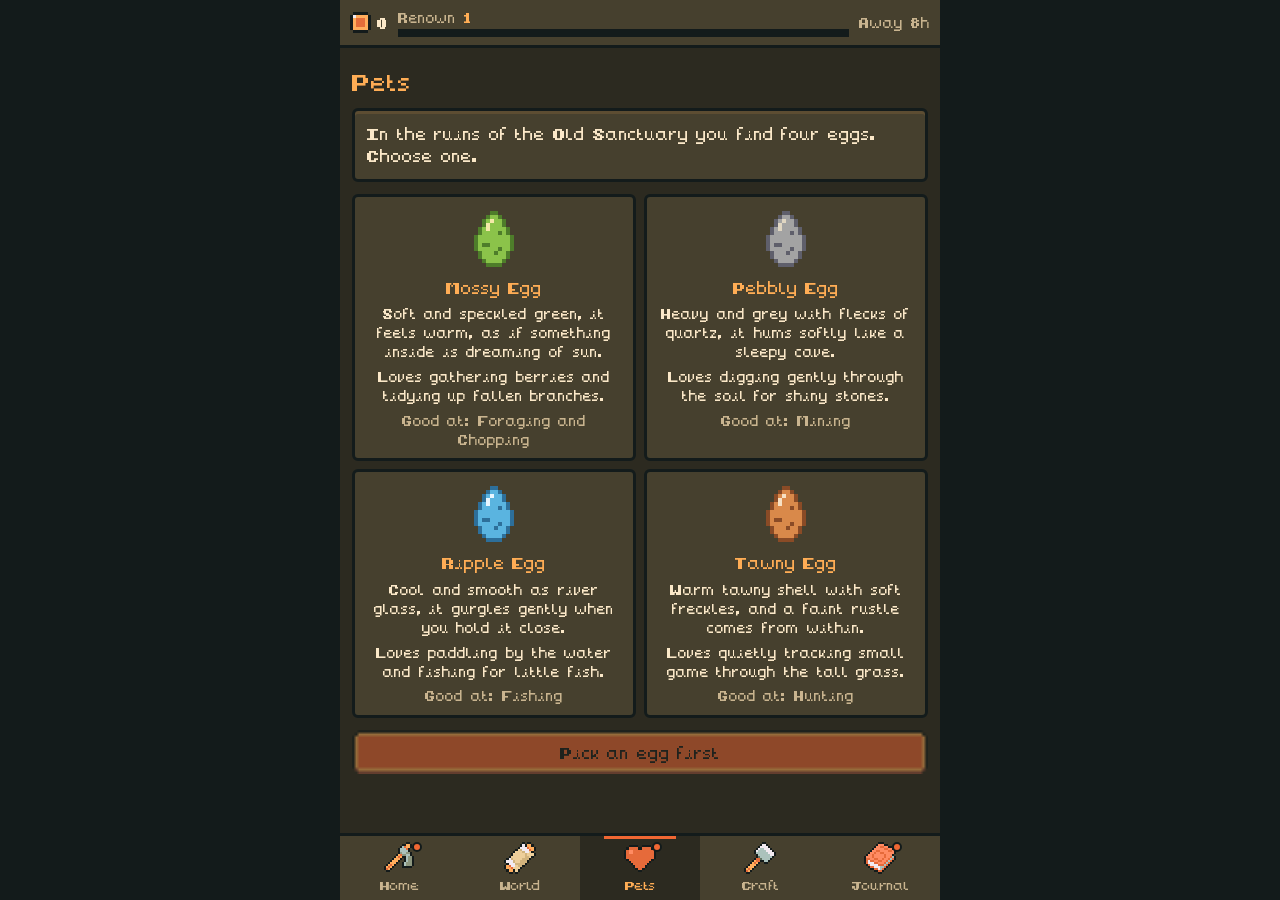
<file: index.html>
<!doctype html>
<html lang="en">
<head>
  <meta charset="utf-8">
  <meta name="viewport" content="width=device-width, initial-scale=1, viewport-fit=cover">
  <title>PetCraft</title>
  <meta name="description" content="A cozy idle game: raise evolving monster pets, harvest, craft and grow a homestead.">
  <meta name="theme-color" content="#131b1b">
  <meta name="apple-mobile-web-app-capable" content="yes">
  <meta name="mobile-web-app-capable" content="yes">
  <meta name="apple-mobile-web-app-status-bar-style" content="black-translucent">
  <meta name="apple-mobile-web-app-title" content="PetCraft">
  <link rel="manifest" href="manifest.webmanifest">
  <link rel="icon" type="image/png" href="assets/icons/favicon-32.png">
  <link rel="apple-touch-icon" href="assets/icons/apple-touch-icon.png">
  <link rel="preload" href="assets/fonts/NormalFont.ttf" as="font" type="font/ttf" crossorigin>
  <link rel="stylesheet" href="css/main.css">
  <link rel="stylesheet" href="css/pets.css">
  <link rel="stylesheet" href="css/craft.css">
  <link rel="stylesheet" href="css/home.css">
  <link rel="stylesheet" href="css/village.css">
  <link rel="stylesheet" href="css/taming.css">
  <link rel="stylesheet" href="css/bestiary.css">
  <link rel="stylesheet" href="css/endgame.css">
  <script src="version.js"></script>
  <script type="module" src="js/main.js"></script>
</head>
<body>
  <div id="app">
    <header id="topbar">
      <div class="stat" id="stat-coins"><img src="assets/ui/coin.png" alt="" class="px icon-coin"><span>0</span></div>
      <div class="stat" id="stat-renown">
        <span class="label">Renown <b>1</b></span>
        <div class="bar"><div class="fill"></div></div>
      </div>
      <div class="stat" id="stat-cap" title="Longest time the world keeps working while you're away"><span>Away 8h</span></div>
    </header>
    <main id="screens"></main>
    <nav id="tabbar" aria-label="Main"></nav>
  </div>
  <div id="update-bar" hidden><button type="button">New version, tap to reload</button></div>
  <div id="toast" role="status" aria-live="polite"></div>
  <noscript>PetCraft needs JavaScript turned on.</noscript>
</body>
</html>
</file>
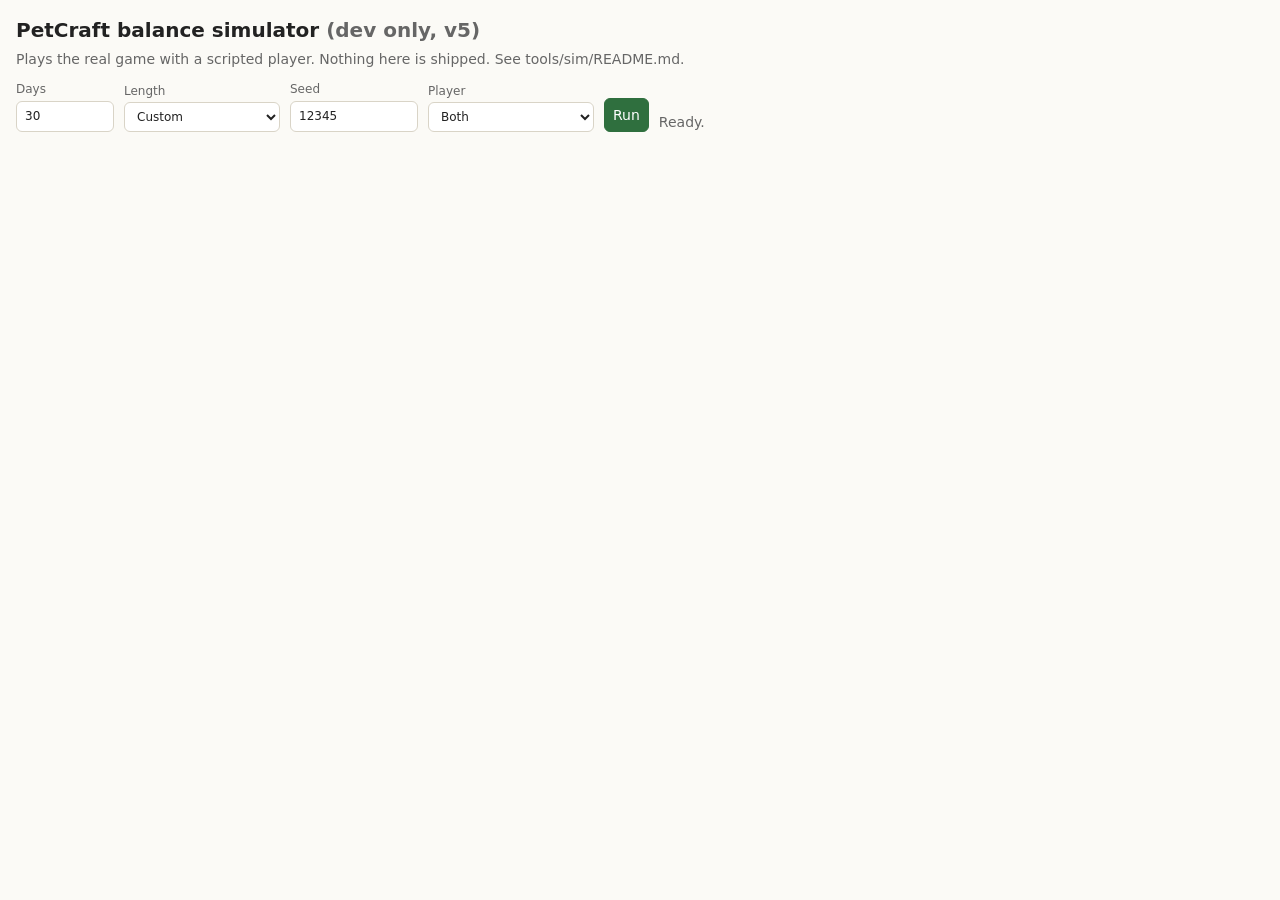
<file: tools/sim/index.html>
<!doctype html>
<html lang="en">
<head>
<meta charset="utf-8">
<meta name="viewport" content="width=device-width, initial-scale=1">
<title>PetCraft balance simulator</title>
<style>
  :root { --bg:#fbfaf6; --fg:#222; --muted:#666; --line:#d9d4c7; --card:#fff; --warn:#a4380b; --ok:#176b2c; }
  @media (prefers-color-scheme: dark) { :root { --bg:#1d1b17; --fg:#eee; --muted:#aaa; --line:#403b31; --card:#27241e; --warn:#ff9a66; --ok:#7fd68f; } }
  body { font:14px/1.45 system-ui,sans-serif; margin:16px; background:var(--bg); color:var(--fg); }
  h1 { font-size:20px; margin:0 0 4px; } h2 { font-size:17px; margin:24px 0 6px; } h3 { font-size:15px; margin:16px 0 4px; }
  .muted { color:var(--muted); }
  .controls { display:flex; flex-wrap:wrap; gap:10px; align-items:end; margin:12px 0; }
  label { display:flex; flex-direction:column; font-size:12px; color:var(--muted); gap:2px; }
  input, select, button { font:inherit; padding:6px 8px; border:1px solid var(--line); border-radius:6px; background:var(--card); color:var(--fg); }
  button { cursor:pointer; } button.primary { background:#2f6f3e; color:#fff; border-color:#2f6f3e; }
  table { border-collapse:collapse; margin:6px 0; background:var(--card); }
  th, td { border:1px solid var(--line); padding:3px 8px; text-align:left; white-space:nowrap; }
  th { background:rgba(128,128,128,.12); } td.num { text-align:right; font-variant-numeric:tabular-nums; }
  .scroll { overflow:auto; max-width:100%; }
  .flag { margin:3px 0; } .flag b { color:var(--warn); } .flag.info b { color:var(--muted); }
  .legend { display:flex; flex-wrap:wrap; gap:4px 14px; font-size:12px; margin:4px 0 12px; }
  .legend i { display:inline-block; width:12px; height:3px; margin-right:4px; vertical-align:middle; }
  svg text { fill:var(--muted); font-size:11px; }
  .nyet { color:var(--muted); }
  section.run { border-top:2px solid var(--line); margin-top:28px; padding-top:4px; }
</style>
</head>
<body>
<h1>PetCraft balance simulator <span class="muted">(dev only, v5)</span></h1>
<div class="muted">Plays the real game with a scripted player. Nothing here is shipped. See tools/sim/README.md.</div>
<div class="controls">
  <label>Days <input id="days" type="number" min="1" max="120" value="30" style="width:80px"></label>
  <label>Length <select id="preset"><option value="">Custom</option><option value="30">30 days</option><option value="60">60 days</option><option value="90">90 days (endgame)</option><option value="120">120 days</option></select></label>
  <label>Seed <input id="seed" type="number" value="12345" style="width:110px"></label>
  <label>Player <select id="player"><option value="both">Both</option><option value="regular">Regular (4 check-ins)</option><option value="light">Light (2 check-ins)</option></select></label>
  <button id="run" class="primary">Run</button>
  <span id="status" class="muted"></span>
</div>
<div id="out"></div>

<script type="module">
import { loadData } from '../../js/core/data.js';
import { runSim, buildCsv, fmtWhen, PLAYERS } from './sim.js';

// The data files are fetched relative to the page, so load them from the repo root.
const base = new URL('../../', location.href);
const realFetch = window.fetch.bind(window);
window.fetch = (u, o) => realFetch(typeof u === 'string' && u.startsWith('data/') ? new URL(u, base) : u, o);

const $ = (id) => document.getElementById(id);
const esc = (s) => String(s).replace(/&/g, '&amp;').replace(/</g, '&lt;');
const COLORS = ['#1b9e77', '#d95f02', '#7570b3', '#e7298a', '#66a61e', '#e6ab02', '#1f78b4', '#a6761d', '#b2182b', '#555555', '#17becf', '#8c564b'];
const H = 3600000;

let data;
try { data = await loadData(); } catch (err) { $('status').textContent = `Could not load game data: ${err.message}`; throw err; }
$('status').textContent = 'Ready.';

function lineChart(title, xs, series, { w = 760, h = 260 } = {}) {
  const pad = { l: 44, r: 12, t: 10, b: 26 };
  const maxY = Math.max(1, ...series.flatMap((s) => s.values));
  const niceMax = Math.ceil(maxY / 5) * 5 || 1;
  const X = (i) => pad.l + (xs.length < 2 ? 0 : (i / (xs.length - 1)) * (w - pad.l - pad.r));
  const Y = (v) => h - pad.b - (v / niceMax) * (h - pad.t - pad.b);
  let g = '';
  for (let k = 0; k <= 4; k++) {
    const v = (niceMax / 4) * k;
    g += `<line x1="${pad.l}" x2="${w - pad.r}" y1="${Y(v)}" y2="${Y(v)}" stroke="currentColor" opacity=".15"/><text x="${pad.l - 4}" y="${Y(v) + 4}" text-anchor="end">${Math.round(v)}</text>`;
  }
  const step = Math.max(1, Math.ceil(xs.length / 10));
  xs.forEach((x, i) => { if (i % step === 0 || i === xs.length - 1) g += `<text x="${X(i)}" y="${h - 8}" text-anchor="middle">${x}</text>`; });
  for (const s of series) {
    const pts = s.values.map((v, i) => `${X(i).toFixed(1)},${Y(v).toFixed(1)}`).join(' ');
    g += `<polyline fill="none" stroke="${s.color}" stroke-width="2" points="${pts}"><title>${esc(s.name)}</title></polyline>`;
  }
  const legend = series.map((s) => `<span><i style="background:${s.color}"></i>${esc(s.name)}</span>`).join('');
  return `<h3>${esc(title)}</h3><svg viewBox="0 0 ${w} ${h}" width="100%" style="max-width:${w}px;color:var(--fg)" role="img" aria-label="${esc(title)}">${g}</svg><div class="legend">${legend}</div>`;
}

function table(head, rows, numFrom = 1) {
  return `<div class="scroll"><table><thead><tr>${head.map((h) => `<th>${esc(h)}</th>`).join('')}</tr></thead><tbody>${
    rows.map((r) => `<tr>${r.map((c, i) => `<td class="${i >= numFrom ? 'num' : ''}">${esc(c)}</td>`).join('')}</tr>`).join('')}</tbody></table></div>`;
}

function itemName(key) {
  const [id, q] = key.split(':');
  const n = data.items.items[id]?.name || id;
  return q ? `${q === 'fine' ? 'Fine' : 'Masterwork'} ${n}` : n;
}

function render(r) {
  const el = document.createElement('section');
  el.className = 'run';
  const snaps = r.snapshots;
  let html = `<h2>${esc(PLAYERS[r.player].label)} - ${r.days} days, seed ${r.seed}</h2>`;
  html += `<div class="muted">Simulated in <b>${Math.round(r.elapsedMs)} ms</b> - ${r.sessions} check-ins, ${r.dispatches} commands sent.</div>`;

  // (a) milestones
  html += '<h3>Milestones (first time hit)</h3>';
  html += '<div class="muted">Target = days since the start (the middle of a design-doc range); "on time" is within 25%.</div>';
  html += table(['Milestone', 'When', 'Since start', 'Target', 'Status'], r.milestones.map((m) => [m.label, m.at == null ? 'not reached' : fmtWhen(m.at), m.at == null ? '' : fmtSince(m.minutes),
    m.targetText ? `${m.targetText} (${m.targetDays < 0.1 ? Math.round(m.targetDays * 1440) + ' min' : m.targetDays.toFixed(1) + ' d'})` : '', m.status || '']), 5);
  html += `<h3>Coin flow</h3><div class="muted">Earned <b>${r.coins.earned}</b>, spent <b>${r.coins.spent}</b>, balance <b>${r.coins.balance}</b> at the end.</div>`;
  html += table(['Source', 'Coins'], r.coins.sources, 1) + table(['Sink', 'Coins'], r.coins.sinks, 1);
  html += '<h3>Design-doc milestones not in the game yet</h3>';  html += table(['Milestone', 'Regular-player target', 'Status'], r.notYet.map(([n, t]) => [n, t, 'not in the game yet']), 9);

  // endgame (Phase 9)
  const eg = r.final.endgame;
  html += '<h3>Endgame</h3>';
  html += `<div class="muted">Grand Projects: <b>${eg.open ? 'open' : 'not open yet'}</b>; <b>${eg.projectsDone}/${eg.projectCount}</b> projects, <b>${eg.stagesDone}/${eg.stageCount}</b> stages done; ${r.deliveries} deliveries sent; ${eg.relics} relics held. ${eg.ended ? 'The ending was reached.' : ''}</div>`;
  if (eg.current) {
    html += `<div class="muted">Now building: <b>${esc(eg.current.project)}</b>, stage ${eg.current.stage}/${eg.current.stages} (${esc(eg.current.name)}). Delivered so far:</div>`;
    html += table(['Need', 'Delivered', 'Needed', 'Still in bag'], eg.current.needs.map((n) => [n.name, n.have, n.need, n.bag]), 1);
  }
  html += `<div class="muted">Elders: <b>${eg.elders.length}</b> (${r.eldersRetired} retired, ${r.heirsPlaced} heir eggs placed, ${eg.eggsWaiting} waiting for the Nest)${eg.elders.length ? ': ' + esc(eg.elders.map((e) => `${e.name} (${e.species}, L${e.level})`).join('; ')) : ''}. Mythics had: <b>${eg.mythics}</b>.</div>`;
  html += `<div class="muted">Mastery stars in total: <b>${eg.masteryTotal}</b>${eg.masteryTotal ? ' (' + esc(Object.entries(eg.mastery).map(([k, v]) => `${k} ${v}`).join(', ')) + ')' : ''}.</div>`;

  // (c) flags
  html += '<h3>Flags</h3>';
  html += r.flags.length ? r.flags.map((f) => `<div class="flag ${f.kind === 'info' ? 'info' : ''}"><b>${f.kind === 'info' ? 'note' : 'flag'}</b> ${esc(f.text)}</div>`).join('') : '<div class="muted">None.</div>';

  // (b) charts
  const xs = snaps.map((s) => s.day);
  html += lineChart('Skill levels by day', xs, r.skillIds.map((id, i) => ({ name: r.skillNames[id], color: COLORS[i % COLORS.length], values: snaps.map((s) => s.levels[id]) })));
  html += lineChart('Renown rank by day', xs, [{ name: 'Renown rank', color: COLORS[0], values: snaps.map((s) => s.renownRank) }, { name: 'Coins / 100', color: COLORS[1], values: snaps.map((s) => Math.round(s.coins / 100)) }]);
  html += lineChart('Renown XP gained per day', xs, [{ name: 'Renown XP that day', color: COLORS[2], values: snaps.map((s) => Math.round(s.renownXpDay)) }]);
  html += lineChart('Taming and treasure by day', xs, [{ name: 'Pets owned', color: COLORS[0], values: snaps.map((s) => s.pets) }, { name: 'Tamed (total)', color: COLORS[1], values: snaps.map((s) => s.tamed) }, { name: 'Digs (total)', color: COLORS[2], values: snaps.map((s) => s.digs) }, { name: 'Maps held', color: COLORS[3], values: snaps.map((s) => s.mapsHeld) }, { name: 'Eggs found (total)', color: COLORS[4], values: snaps.map((s) => s.eggsFound) }, { name: 'Relics held', color: COLORS[5], values: snaps.map((s) => s.relicsHeld) }, { name: 'Taming level', color: COLORS[6], values: snaps.map((s) => s.tamingLevel) }]);
  html += lineChart('Evolution and pet help by day', xs, [{ name: 'Juveniles', color: COLORS[0], values: snaps.map((s) => s.juveniles) }, { name: 'Adults', color: COLORS[1], values: snaps.map((s) => s.adults) }, { name: 'Talent picks (total)', color: COLORS[2], values: snaps.map((s) => s.talentPicks) }, { name: 'Posted assistants', color: COLORS[3], values: snaps.map((s) => s.assistants) }, { name: 'Pet gifts (total)', color: COLORS[4], values: snaps.map((s) => s.petGifts) }, { name: 'Pet digs (total)', color: COLORS[5], values: snaps.map((s) => s.petDigs) }]);
  html += lineChart('Endgame by day', xs, [{ name: 'Projects done', color: COLORS[0], values: snaps.map((s) => s.projectsDone) }, { name: 'Stages done (total)', color: COLORS[1], values: snaps.map((s) => s.stagesDone) }, { name: 'Current stage progress %', color: COLORS[2], values: snaps.map((s) => Math.round(s.stageFrac * 100)) }, { name: 'Relics held', color: COLORS[3], values: snaps.map((s) => s.relicsHeld) }, { name: 'Elders', color: COLORS[4], values: snaps.map((s) => s.elders) }, { name: 'Mastery stars', color: COLORS[5], values: snaps.map((s) => s.masteryStars) }]);
  const peak = {};
  for (const s of snaps) for (const [k, c] of Object.entries(s.bag)) peak[k] = Math.max(peak[k] || 0, c);
  const top = Object.entries(peak).sort((a, b) => b[1] - a[1]).slice(0, 10).map(([k]) => k);
  html += lineChart('Bag stockpiles by day (top 10 items)', xs, top.map((k, i) => ({ name: itemName(k), color: COLORS[i % COLORS.length], values: snaps.map((s) => s.bag[k] || 0) })));

  // (d) daily table
  html += '<h3>Daily table (23:59)</h3>';
  const head = ['Day', ...r.skillIds.map((id) => r.skillNames[id].slice(0, 5)), 'Renown', 'Renown XP', 'Coins', 'Pets', 'Tamed', 'Digs', 'Maps', 'Eggs', 'Relics', 'Treas. coins', 'Juv.', 'Adults', 'Talents', 'Assist.', 'Gifts', 'Pet digs', 'Proj.', 'Stages', 'Stage %', 'Elders', 'Stars', 'Top stockpiles'];
  html += table(head, snaps.map((s) => [s.day, ...r.skillIds.map((id) => s.levels[id]), s.renownRank, Math.round(s.renownXpDay), s.coins, s.pets, s.tamed, s.digs, s.mapsHeld, s.eggsFound, s.relicsHeld, s.treasureCoins, s.juveniles, s.adults, s.talentPicks, s.assistants, s.petGifts, s.petDigs, s.projectsDone, s.stagesDone, Math.round(s.stageFrac * 100), s.elders, s.masteryStars,
    Object.entries(s.bag).sort((a, b) => b[1] - a[1]).slice(0, 4).map(([k, c]) => `${itemName(k)} ${c}`).join(', ')]), 1);

  // refusals
  html += '<h3>Refused commands</h3>';
  const tot = r.refusals.reduce((n, [, c]) => n + c, 0);
  html += `<div class="muted">${tot} of ${r.dispatches} commands were refused (normal).</div>`;
  if (r.refusals.length) html += table(['Message', 'Count'], r.refusals, 1);

  // final state + CSV
  html += `<h3>Final state</h3><div class="muted">Buildings: ${esc(Object.entries(r.final.buildings).map(([k, v]) => `${k}=${v}`).join(", "))}. Commissions delivered: ${r.final.commissions} (+${r.final.greats} great). Tools: ${esc(Object.entries(r.final.tools).map(([k, v]) => `${k}=${v}`).join(', '))}. Pets: ${esc(r.final.pets.map((p) => `${p.name} L${p.level}, Bond ${p.bond}`).join('; ') || 'none')}.</div>`;
  html += '<p><button data-csv>Download CSV</button></p>';
  el.innerHTML = html;
  el.querySelector('[data-csv]').addEventListener('click', () => {
    const blob = new Blob([buildCsv(r)], { type: 'text/csv' });
    const a = document.createElement('a');
    a.href = URL.createObjectURL(blob);
    a.download = `petcraft-sim-${r.player}-${r.days}d-seed${r.seed}.csv`;
    document.body.appendChild(a);
    a.click();
    a.remove();
    setTimeout(() => URL.revokeObjectURL(a.href), 1000);
  });
  return el;
}

function fmtSince(min) {
  if (min < 120) return `${min} min`;
  if (min < 48 * 60) return `${(min / 60).toFixed(1)} h`;
  return `${(min / 1440).toFixed(1)} days`;
}

$('preset').addEventListener('change', () => { if ($('preset').value) $('days').value = $('preset').value; });
$('days').addEventListener('input', () => { $('preset').value = ['30', '60', '90', '120'].includes($('days').value) ? $('days').value : ''; });
const results = {};
async function go() {
  const dParam = new URLSearchParams(location.search).get('days');
  const days = Math.max(1, Math.min(120, parseInt(dParam || $('days').value, 10) || 30));
  const seed = parseInt($('seed').value, 10) || 12345;
  const which = $('player').value;
  const players = which === 'both' ? ['regular', 'light'] : [which];
  $('run').disabled = true;
  $('out').innerHTML = '';
  window.__simResults = results;
  for (const p of players) {
    $('status').textContent = `Running ${p}...`;
    await new Promise((r) => setTimeout(r, 20));
    try {
      const res = runSim(data, { days, seed, player: p });
      results[p] = res;
      $('out').appendChild(render(res));
    } catch (err) {
      $('out').insertAdjacentHTML('beforeend', `<pre style="color:var(--warn)">${esc(p)} crashed: ${esc(err.stack || err)}</pre>`);
      console.error(err);
    }
  }
  $('status').textContent = `Done. ${players.map((p) => results[p] ? `${p}: ${(results[p].elapsedMs / 1000).toFixed(1)} s` : `${p}: crashed`).join(', ')}.`;
  $('run').disabled = false;
  window.__simDone = true;
}
$('run').addEventListener('click', go);
if (new URLSearchParams(location.search).has('auto')) go();
</script>
</body>
</html>
</file>
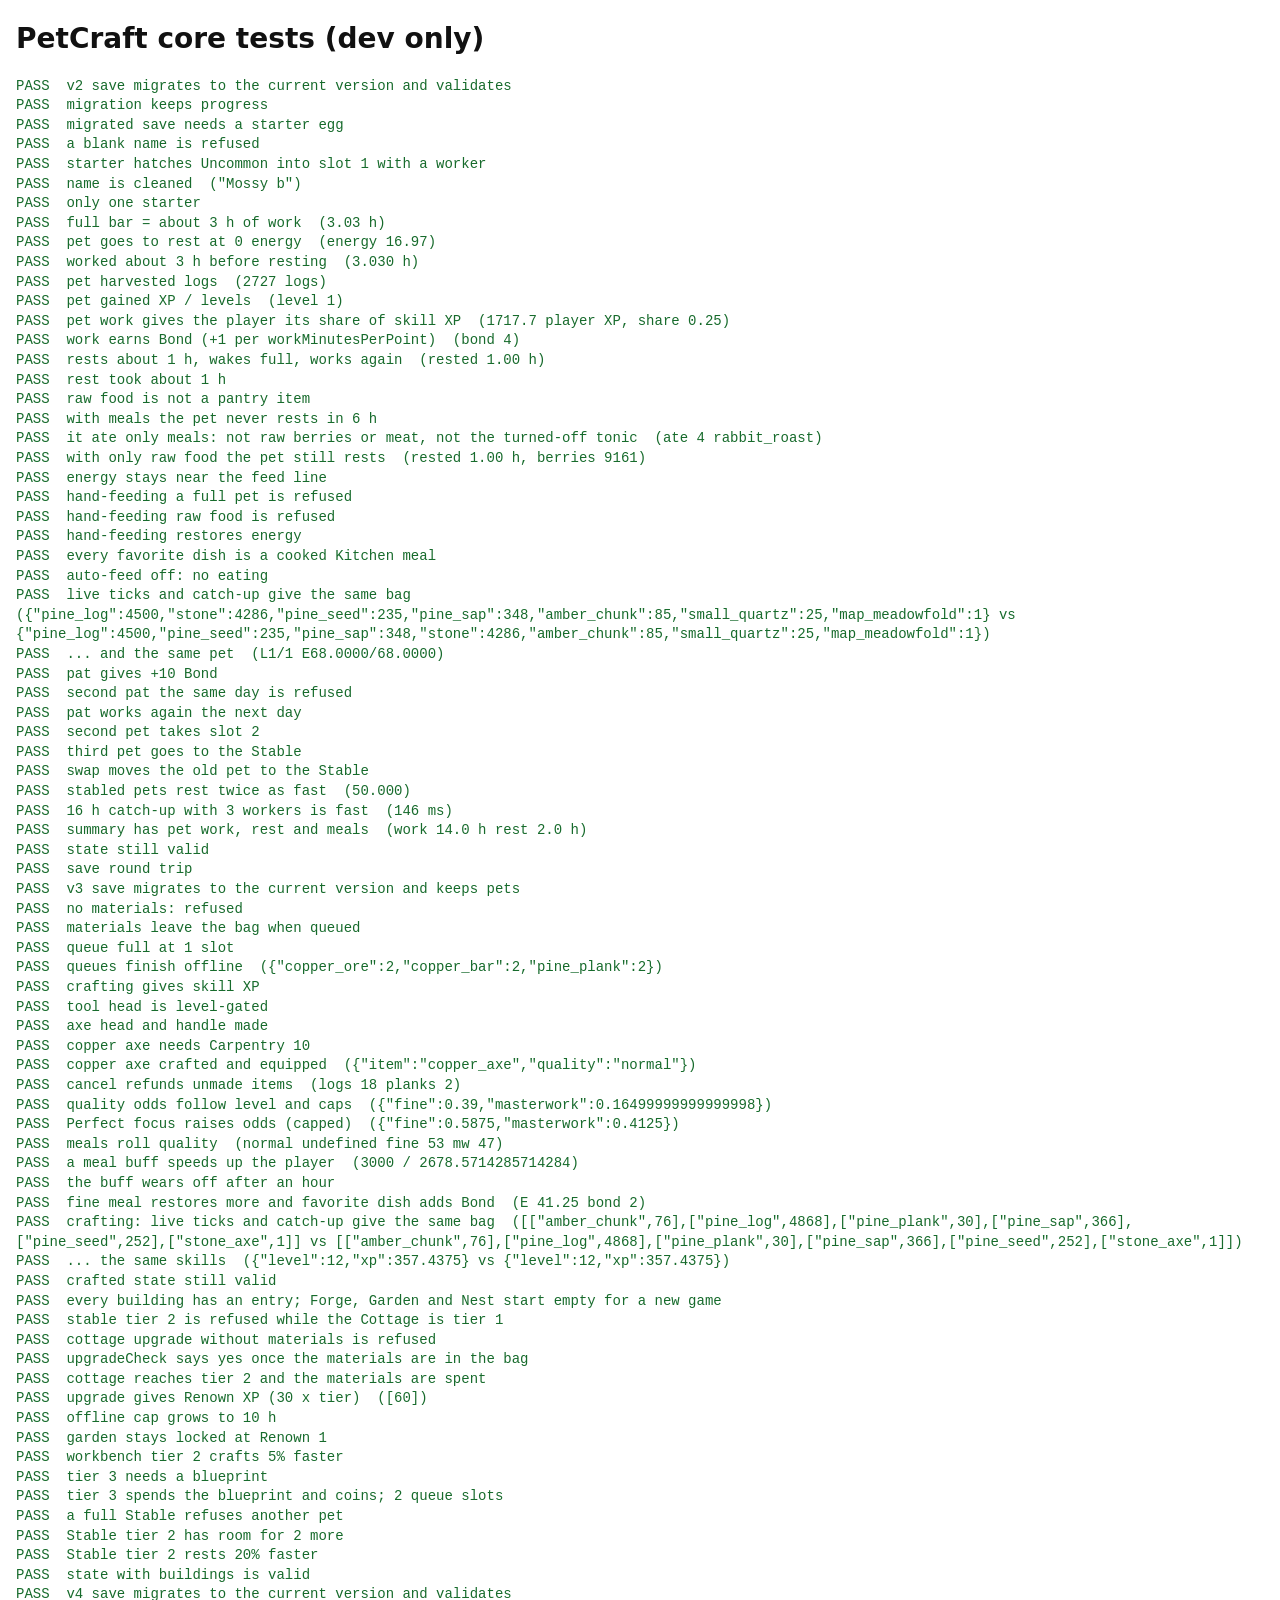
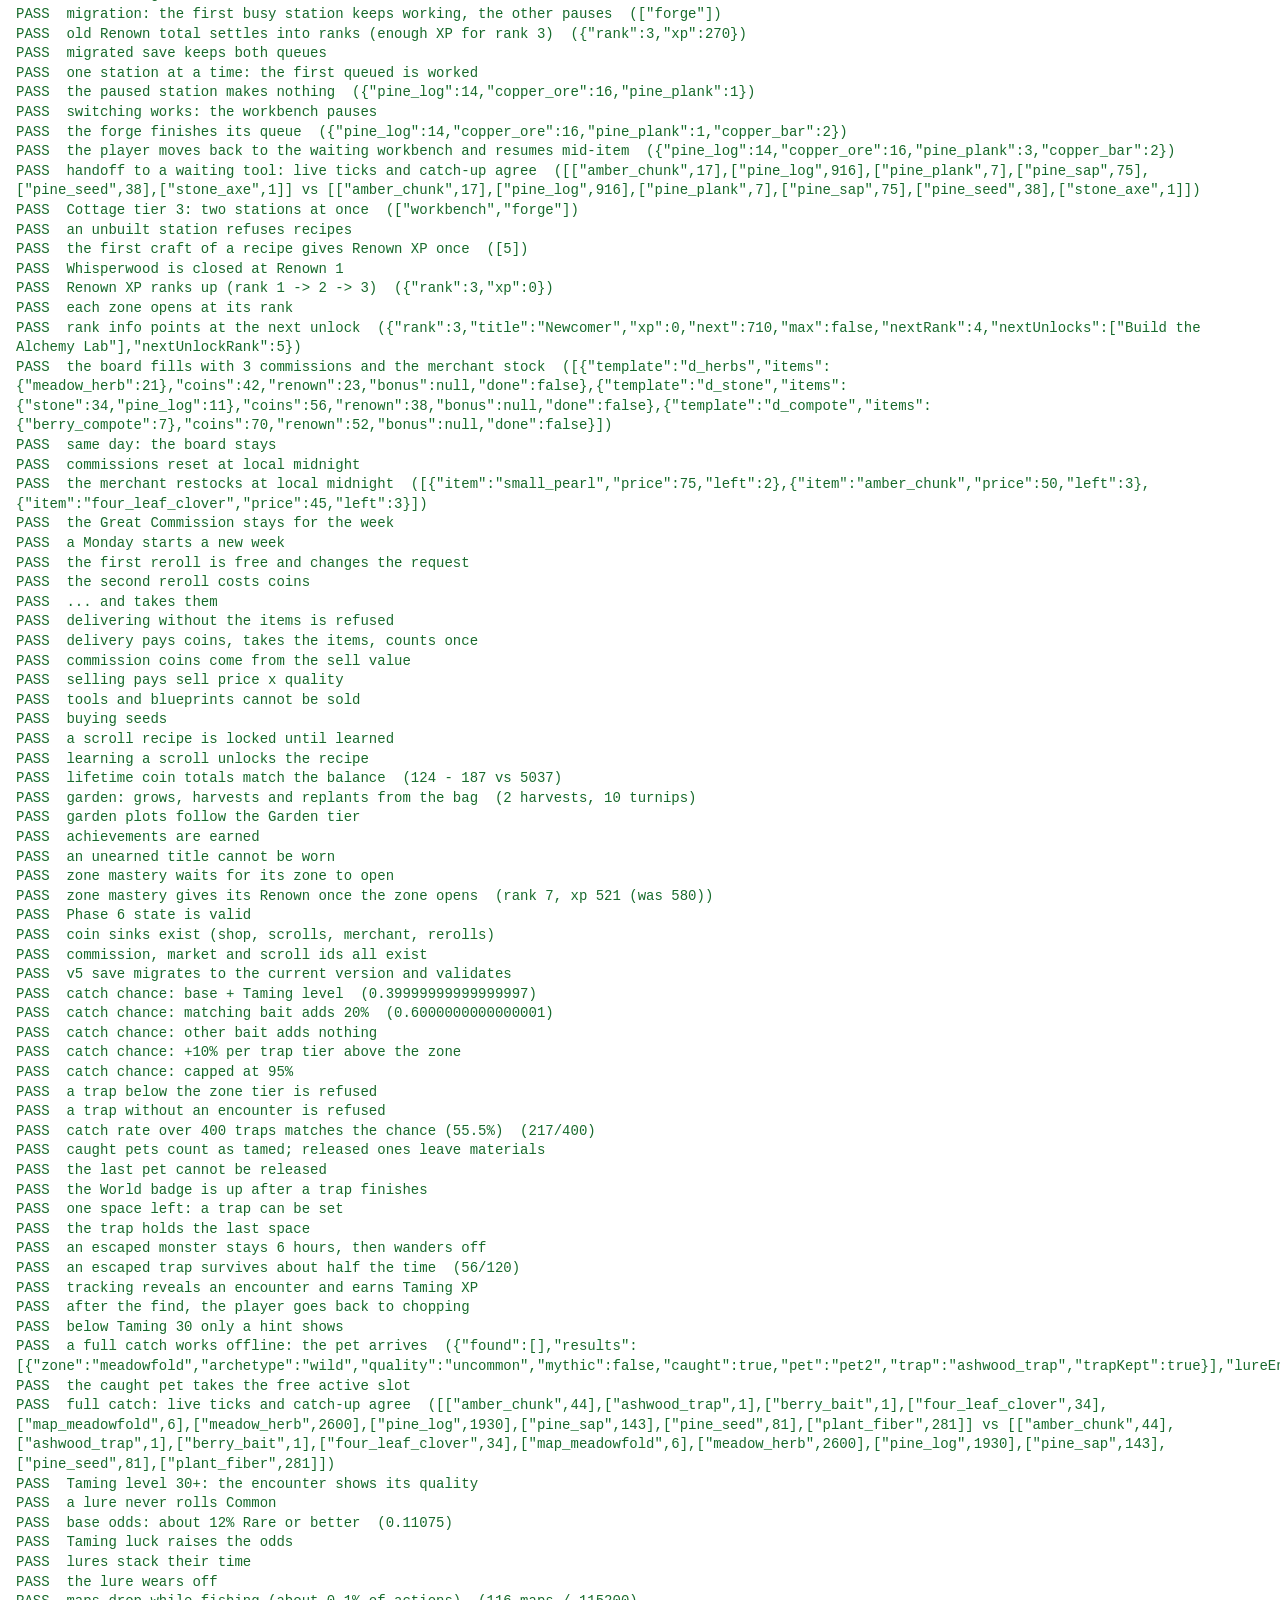
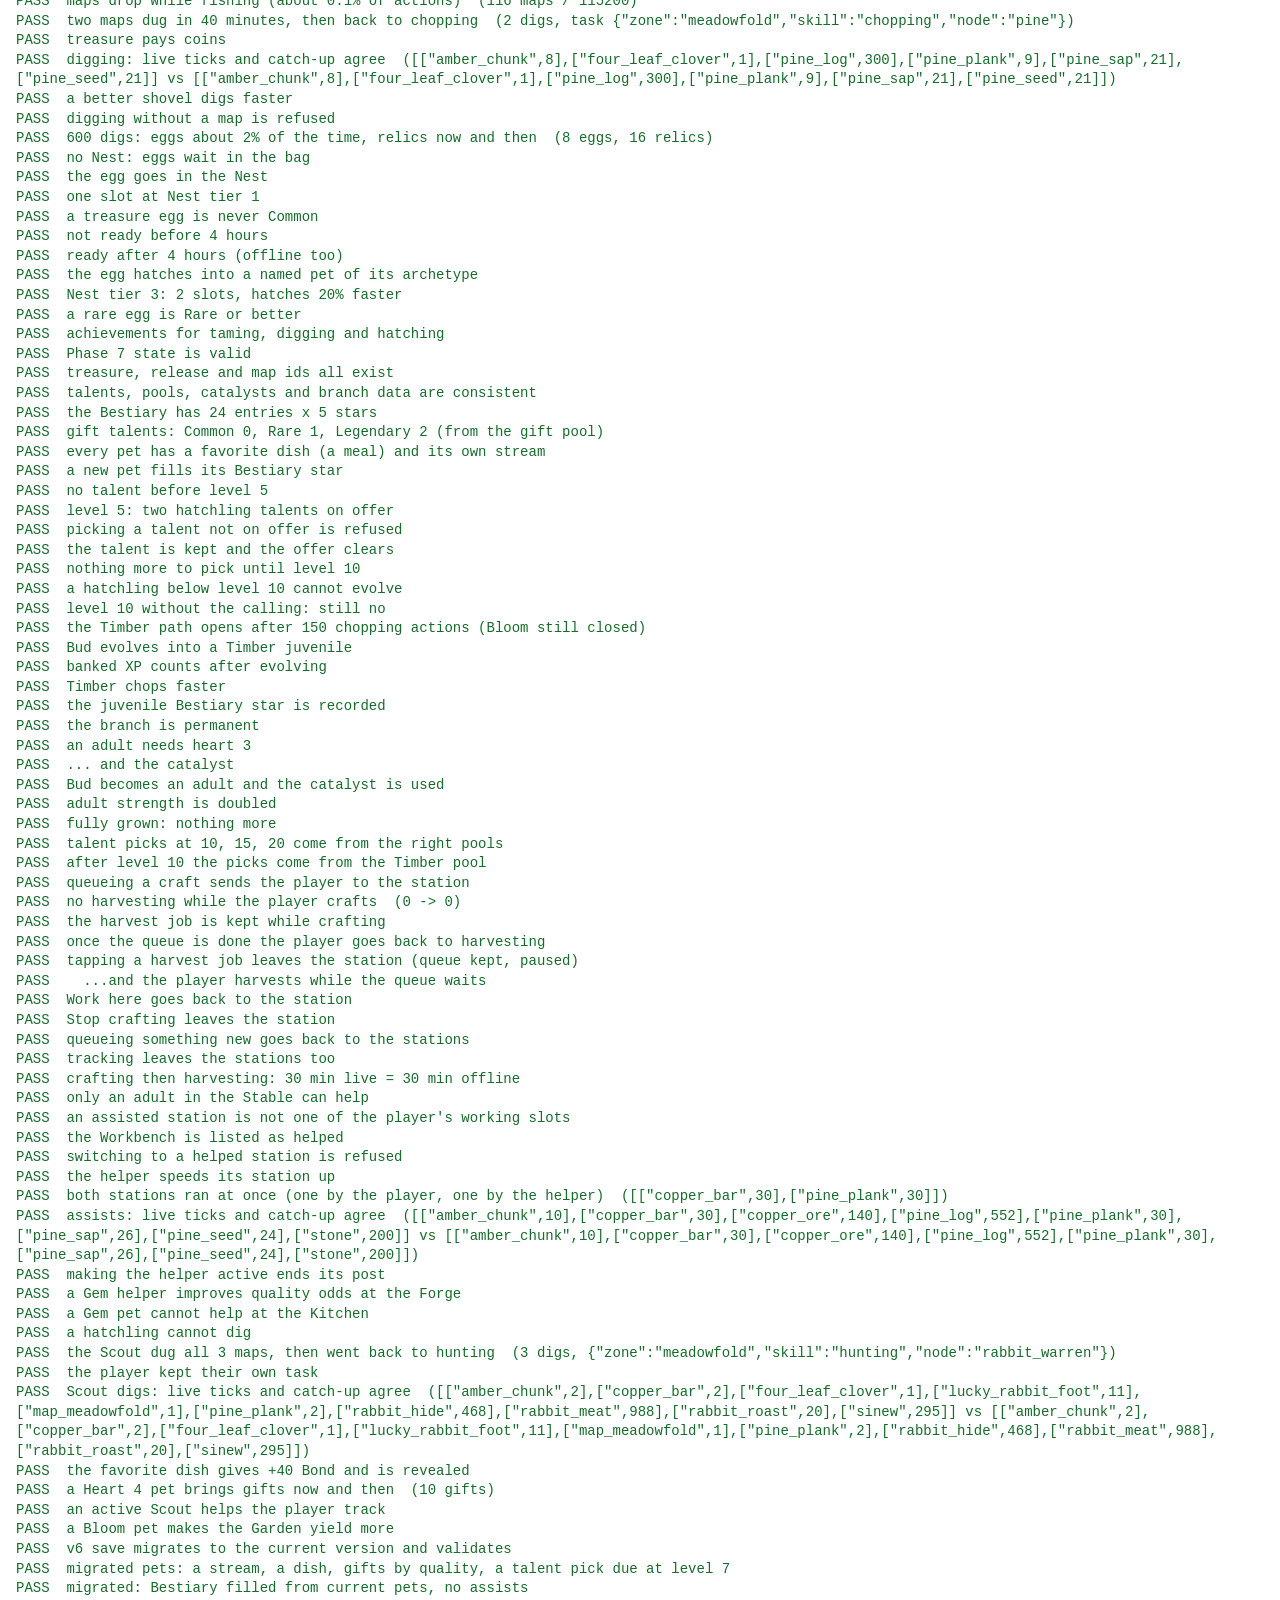
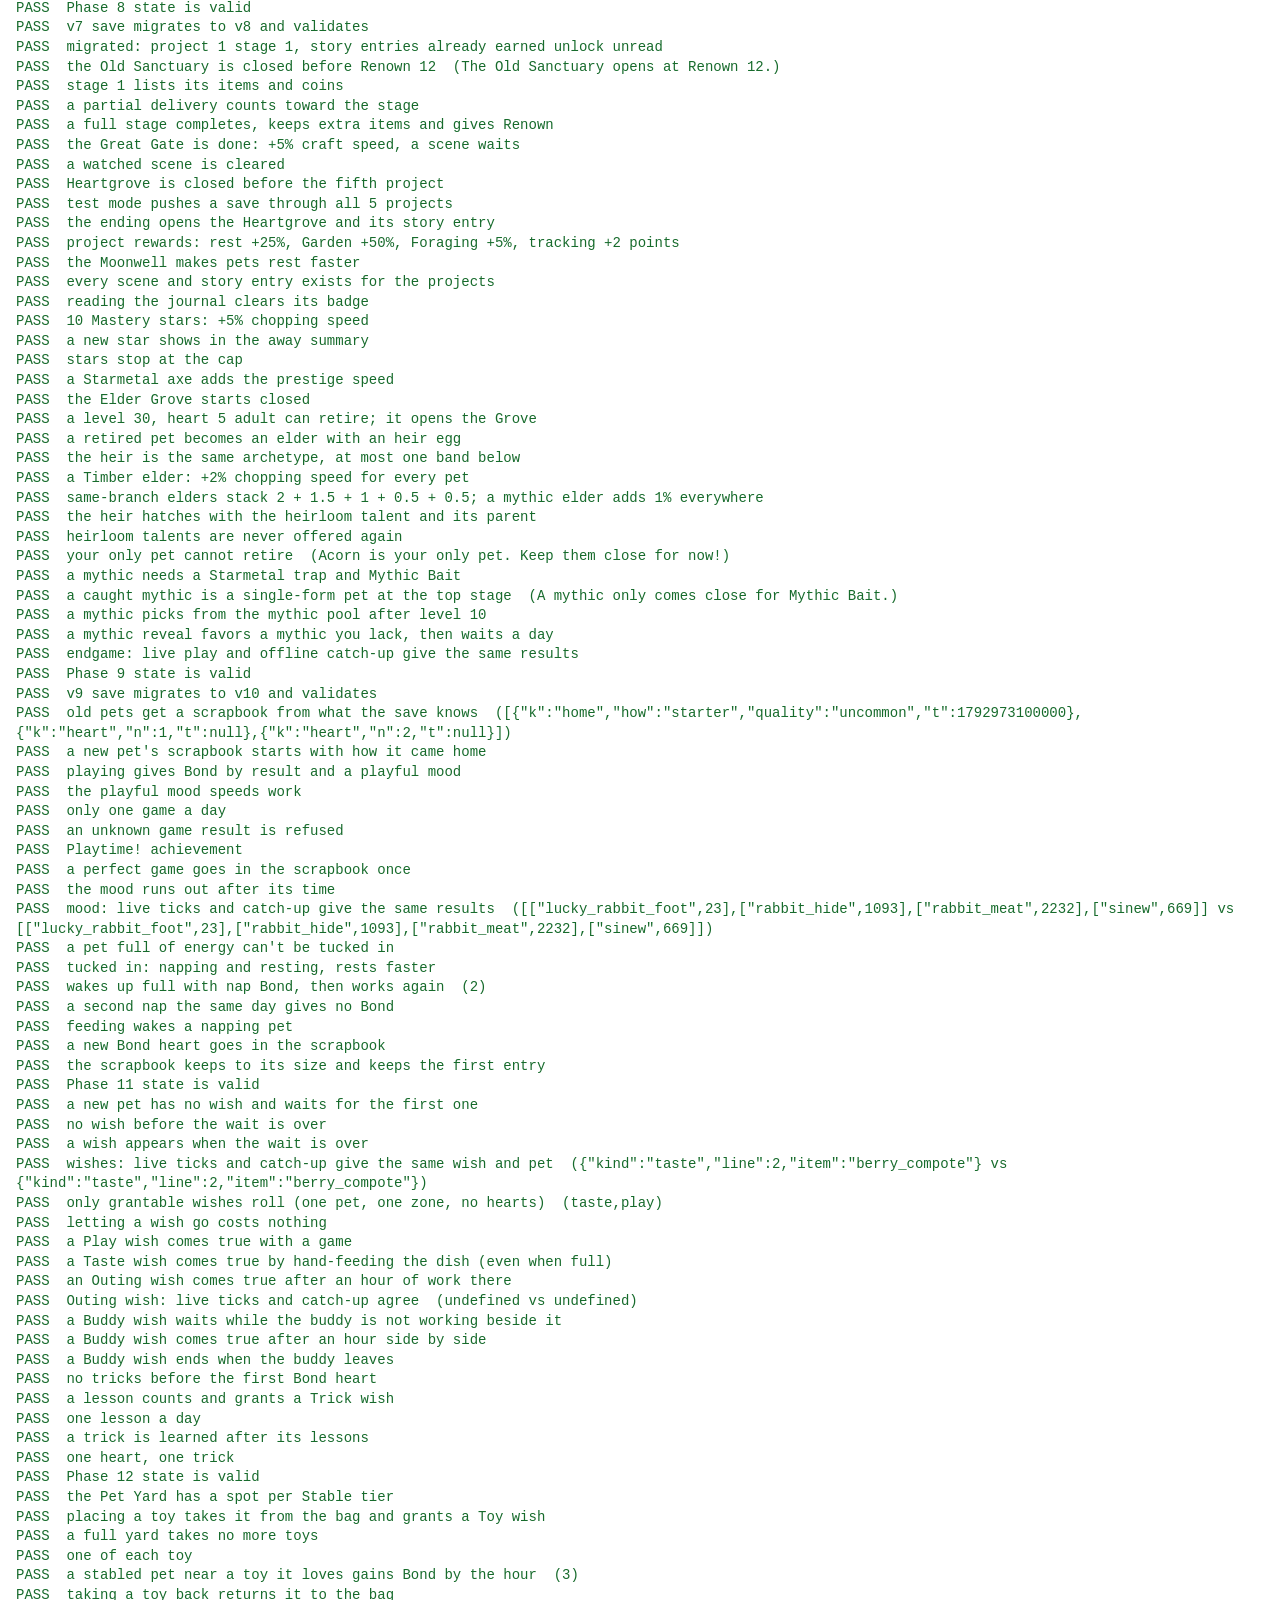
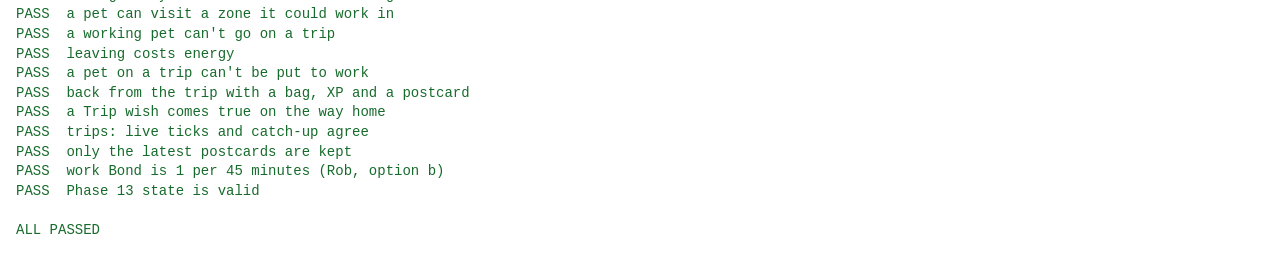
<file: tools/tests/core.html>
<!doctype html>
<html lang="en">
<head>
<meta charset="utf-8">
<meta name="viewport" content="width=device-width, initial-scale=1">
<title>PetCraft core tests</title>
<style>body{font:14px/1.4 system-ui,sans-serif;margin:16px;background:#fff;color:#111}.pass{color:#176b2c}.fail{color:#b00020;font-weight:bold}pre{white-space:pre-wrap}</style>
</head>
<body>
<h1>PetCraft core tests (dev only)</h1>
<pre id="out">running...</pre>
<script type="module">
// Dev-only checks of the simulation core: pets, energy, feeding, Bond, saves.
// Open http://localhost:<port>/tools/tests/core.html. Not shipped.
import { loadData } from '../../js/core/data.js';
import { createInitialState, validateState, newTamingState, SCHEMA_VERSION } from '../../js/core/state.js';
import { createGame, registerCommands } from '../../js/core/game.js';
import { commands as devCommands } from '../dev/dev.js';
import { parseSave } from '../../js/core/save.js';
import { petMaxEnergy, petDrainPerHour } from '../../js/systems/petstats.js';
import { qualityOdds, itemMs, queueSlots } from '../../js/systems/crafting.js';
import { tierCost, upgradeCheck, canUpgradeAny, petCapacity } from '../../js/systems/buildings.js';
import { petRestPerHour } from '../../js/systems/petstats.js';
import { offlineCapMs } from '../../js/core/time.js';
import { pantryList, foodList, foodValue } from '../../js/systems/pets.js';
import { actionMs, zoneUnlocked } from '../../js/systems/harvest.js';
import { xpToNext } from '../../js/systems/skills.js';
import { recipeCheck } from '../../js/systems/crafting.js';
import { rankInfo, xpToNextRank } from '../../js/systems/renown.js';
import { weekOf, sellPrice } from '../../js/systems/village.js';
import { growMs, seedDef } from '../../js/systems/garden.js';
import { achievementList, wornTitle } from '../../js/systems/achievements.js';
import { localDay } from '../../js/core/time.js';
import { catchChance, freePetSpaces, encounterInfo, tamingNotice, rollQuality } from '../../js/systems/taming.js';
import { digMs, mapItemFor } from '../../js/systems/treasure.js';
import { eggSlots, hatchMs, nestNotice } from '../../js/systems/nest.js';
import { EFFECT_KINDS, effectText, petSpeed, petSpecies, branchDef, effectValue } from '../../js/systems/petstats.js';
import { bestiaryList, bestiaryStars } from '../../js/systems/bestiary.js';
import { talentInfo, evolveInfo, assistInfo, petNotice, talentPicksDue, isFavoriteDish } from '../../js/systems/pets.js';
import { stationList } from '../../js/systems/crafting.js';
import { revealChance } from '../../js/systems/taming.js';
import { gardenBonus } from '../../js/systems/garden.js';
import { currentStage, pendingScene, sanctuaryBonus, ended, projectList } from '../../js/systems/sanctuary.js';
import { storyList, storyNotice, sceneFor } from '../../js/systems/story.js';
import { groveOpen, retireInfo, legacyValue, legacyLines } from '../../js/systems/elders.js';
import { masteryStars, masteryProgress } from '../../js/systems/skills.js';
import { trapOptions } from '../../js/systems/taming.js';
import { petStage, petRole, talentDef } from '../../js/systems/petstats.js';
import { yardSpots, tripZones, tripCost } from '../../js/systems/wishes.js';
import { petStatus } from '../../js/systems/pets.js';

registerCommands(devCommands); // test mode commands are dev-only (tools/dev)
const out = document.getElementById('out');
const lines = [];
let failed = 0;
const H = 3600000;
function check(name, ok, detail = '') {
  if (!ok) failed++;
  lines.push(`${ok ? 'PASS' : 'FAIL'}  ${name}${detail ? `  (${detail})` : ''}`);
}
const sortedJson = (o) => JSON.stringify(Object.keys(o).sort().map((k) => [k, o[k]]));
const near = (a, b, tol) => Math.abs(a - b) <= tol;
// A pet without its dates (bornAt, scrapbook times): the test clock stands still, so live ticks and catch-up
// date things differently. Dates are for display only.
const undated = (p) => p && { ...p, bornAt: 0, book: p.book.map((e) => ({ ...e, t: null })) };

// The data files are fetched relative to the page, so load them from the repo root.
const base = new URL('../../', location.href);
const realFetch = window.fetch.bind(window);
window.fetch = (u, o) => realFetch(typeof u === 'string' && u.startsWith('data/') ? new URL(u, base) : u, o);
const data = await loadData();

let clockNow = Date.UTC(2026, 9, 19, 12);
const clock = () => clockNow;

// stations: build the Forge and Alchemy Lab (a new game starts without them since Phase 6).
function freshGame(seed = 12345, { stations = true } = {}) {
  const s = createInitialState(clockNow);
  s.rng = seed;
  s.workers.player.rng = seed + 1;
  Object.assign(s, newTamingState(seed));
  if (stations) Object.assign(s.buildings, { forge: { tier: 1 }, alchemyLab: { tier: 1 } });
  return createGame(data, JSON.parse(JSON.stringify(s)), { clock });
}

function runChunks(game, ms, stepMs) {
  let left = ms;
  while (left > 0) { const t = Math.min(stepMs, left); game.advance(t); left -= t; }
}

try {
  // 1. Migration from a Phase 2 (v2) save.
  const v2 = {
    version: 2, meta: { createdAt: 1, lastSavedAt: 1, launches: 3 }, rng: 99, settings: { music: true, sound: true },
    coins: 0, renown: { rank: 1, xp: 0 }, buildings: { cottage: { tier: 1 } }, skills: { chopping: { level: 4, xp: 10 } },
    bag: { pine_log: 40 }, tools: { axe: { item: 'stone_axe', quality: 'normal' } },
    workers: { player: { task: { zone: 'meadowfold', skill: 'chopping', node: 'pine' }, progressMs: 100 } }, stats: { actions: { chopping: 50 } },
  };
  const mig = parseSave(JSON.stringify(v2));
  check('v2 save migrates to the current version and validates', !!mig.state && mig.state.version === SCHEMA_VERSION, mig.error || '');
  check('migration keeps progress', mig.state?.bag.pine_log === 40 && mig.state?.skills.chopping.level === 4 && mig.state?.workers.player.task?.node === 'pine');
  const g0 = createGame(data, mig.state, { clock });
  check('migrated save needs a starter egg', g0.getState().pets.active.length === 2 && !g0.getState().pets.starter);

  // 2. Hatch the starter.
  const g = freshGame();
  let threw = false;
  try { g.dispatch('pets/hatchStarter', { archetype: 'sprout', name: '   ' }); } catch { threw = true; }
  check('a blank name is refused', threw);
  g.dispatch('pets/hatchStarter', { archetype: 'sprout', name: '  Mossy  <b>  ' });
  const st = g.getState();
  const pid = st.pets.active[0];
  const pet = st.pets.list[pid];
  check('starter hatches Uncommon into slot 1 with a worker', pet && pet.quality === 'uncommon' && !!st.workers[pid] && st.pets.active[1] === null);
  check('name is cleaned', pet.name === 'Mossy b', JSON.stringify(pet.name));
  threw = false;
  try { g.dispatch('pets/hatchStarter', { archetype: 'stone', name: 'Two' }); } catch { threw = true; }
  check('only one starter', threw);

  // 3. A full bar lasts about 3 hours of work, then the pet rests until full.
  g.dispatch('harvest/assign', { worker: pid, zone: 'meadowfold', skill: 'chopping', node: 'pine' });
  const drain = petDrainPerHour(data, pet);
  const fullHours = petMaxEnergy(data, pet) / drain;
  check('full bar = about 3 h of work', near(fullHours, 3, 0.2), `${fullHours.toFixed(2)} h`);
  // No food in the bag: work until 0.
  const logs0 = st.bag.pine_log || 0;
  let worked = 0, rested = 0, wentToRest = false, woke = false, shareXp = 0, petBaseXp = 0;
  const off = g.onEvents((evs) => {
    for (const e of evs) {
      if (e.type === 'harvest' && e.worker === pid) { shareXp += e.xp; petBaseXp += e.petXp; }
      if (e.type === 'petTime' && e.pet === pid) { worked += e.workMs; rested += e.restMs; }
      if (e.type === 'petRest') wentToRest = true;
      if (e.type === 'petWoke') woke = true;
    }
  });
  runChunks(g, 3.2 * H, 60000);
  check('pet goes to rest at 0 energy', wentToRest && pet.resting, `energy ${pet.energy.toFixed(2)}`);
  check('worked about 3 h before resting', near(worked / H, fullHours, 0.15), `${(worked / H).toFixed(3)} h`);
  check('pet harvested logs', (st.bag.pine_log || 0) > logs0, `${(st.bag.pine_log || 0) - logs0} logs`);
  check('pet gained XP / levels', pet.level > 1 || pet.xp > 0, `level ${pet.level}`);
  let playerXp = st.skills.chopping.xp;
  for (let l = 1; l < st.skills.chopping.level; l++) playerXp += xpToNext(l, data.balance);
  const share = data.balance.pets.playerXpShare;
  check('pet work gives the player its share of skill XP', shareXp > 0 && near(playerXp, shareXp, 1e-6 * shareXp) && near(shareXp, petBaseXp * share / data.balance.pets.xpPerSkillXp, 1e-6 * shareXp),
    `${playerXp.toFixed(1)} player XP, share ${share}`);
  check('work earns Bond (+1 per workMinutesPerPoint)', pet.bond === Math.floor(worked / (data.balance.pets.bond.workMinutesPerPoint * 60000)), `bond ${pet.bond}`);
  runChunks(g, 1.2 * H, 60000);
  check('rests about 1 h, wakes full, works again', woke && !pet.resting, `rested ${(rested / H).toFixed(2)} h`);
  check('rest took about 1 h', near(rested / H, petMaxEnergy(data, pet) / 100, 0.02));
  off();

  // 4. Auto-feed from the pantry: cooked meals and tonics only, never raw food.
  const gf = freshGame(777);
  gf.dispatch('pets/hatchStarter', { archetype: 'wild', name: 'Nib' });
  const fs = gf.getState();
  const fid = fs.pets.active[0];
  const fp = fs.pets.list[fid];
  gf.dispatch('dev/grant', { item: 'berries', qty: 30 });
  gf.dispatch('dev/grant', { item: 'rabbit_roast', qty: 30 });
  gf.dispatch('dev/grant', { item: 'vigor_tonic', qty: 30 });
  gf.dispatch('pets/setPantry', { item: 'vigor_tonic', on: false });
  threw = false;
  try { gf.dispatch('pets/setPantry', { item: 'berries', on: true }); } catch { threw = true; }
  check('raw food is not a pantry item', threw && !pantryList(fs, data).some((e) => e.id === 'berries'));
  gf.dispatch('harvest/assign', { worker: fid, zone: 'meadowfold', skill: 'hunting', node: data.zones.zones[0].harvest.hunting[0].id });
  let ate = 0, restedF = false;
  const eaten = new Set();
  gf.onEvents((evs) => evs.forEach((e) => { if (e.type === 'petAte') { ate++; eaten.add(e.item); } if (e.type === 'petRest') restedF = true; }));
  runChunks(gf, 6 * H, 60000);
  check('with meals the pet never rests in 6 h', !restedF && !fp.resting);
  check('it ate only meals: not raw berries or meat, not the turned-off tonic', ate > 0 && eaten.size === 1 && eaten.has('rabbit_roast')
    && fs.bag.rabbit_roast === 30 - ate && fs.bag.berries === 30 && fs.bag.vigor_tonic === 30 && fs.bag.rabbit_meat > 0, `ate ${ate} ${[...eaten]}`);
  // Raw food alone (even food the pet gathers itself) doesn't stop it resting.
  const gr = freshGame(778);
  gr.dispatch('pets/hatchStarter', { archetype: 'sprout', name: 'Bud' });
  const rs = gr.getState();
  const rid = rs.pets.active[0];
  gr.dispatch('dev/grant', { item: 'berries', qty: 100 });
  gr.dispatch('dev/setLevel', { skill: 'foraging', level: 2 });
  gr.dispatch('harvest/assign', { worker: rid, zone: 'meadowfold', skill: 'foraging', node: 'berry_bush' });
  const rawSum = gr.catchUp(6 * H).pets[rid];
  check('with only raw food the pet still rests', rawSum.restMs > 0.5 * H && !Object.keys(rawSum.ate).length && rs.bag.berries > 100,
    `rested ${(rawSum.restMs / H).toFixed(2)} h, berries ${rs.bag.berries}`);
  check('energy stays near the feed line', fp.energy > 0 && fp.energy <= petMaxEnergy(data, fp));
  threw = false;
  gf.dispatch('dev/petEnergy', { pet: fid, energy: 1e9 });
  try { gf.dispatch('pets/feed', { pet: fid, item: 'rabbit_roast' }); } catch { threw = true; }
  check('hand-feeding a full pet is refused', threw);
  gf.dispatch('dev/petEnergy', { pet: fid, energy: 10 });
  threw = false;
  try { gf.dispatch('pets/feed', { pet: fid, item: 'berries' }); } catch { threw = true; }
  check('hand-feeding raw food is refused', threw && fp.energy === 10 && !foodList(fs, data).some((e) => e.id === 'berries'));
  gf.dispatch('pets/feed', { pet: fid, item: 'rabbit_roast' });
  check('hand-feeding restores energy', near(fp.energy, 10 + foodValue(data, 'rabbit_roast'), 1e-9));
  {
    const kitchen = new Set(data.recipes.recipes.filter((r) => r.station === 'kitchen').map((r) => r.output));
    const pets = Array.from({ length: 40 }, (_, i) => { const g = freshGame(9000 + i); g.dispatch('pets/hatchStarter', { archetype: 'wild', name: 'F' }); return Object.values(g.getState().pets.list)[0]; });
    check('every favorite dish is a cooked Kitchen meal', pets.every((p) => p.favorite && data.items.items[p.favorite].category === 'meal' && kitchen.has(p.favorite)));
  }
  gf.dispatch('pets/setAutoFeed', { pet: fid, on: false });
  gf.dispatch('dev/petEnergy', { pet: fid, energy: 5 });
  const b0 = fs.bag.rabbit_roast;
  runChunks(gf, 0.5 * H, 60000);
  check('auto-feed off: no eating', fs.bag.rabbit_roast === b0 && fp.resting);

  // 5. Same results for live ticks and offline chunks (no shared food in play).
  const ga = freshGame(4242), gb = freshGame(4242);
  for (const gg of [ga, gb]) {
    gg.dispatch('pets/hatchStarter', { archetype: 'stone', name: 'Rocky' });
    gg.dispatch('harvest/assign', { worker: 'player', zone: 'meadowfold', skill: 'chopping', node: 'pine' });
    gg.dispatch('harvest/assign', { worker: gg.getState().pets.active[0], zone: 'meadowfold', skill: 'mining', node: data.zones.zones[0].harvest.mining[0].id });
  }
  runChunks(ga, 5 * H, 250);
  gb.catchUp(5 * H);
  const sa = ga.getState(), sb = gb.getState();
  const pa = sa.pets.list[sa.pets.active[0]], pb = sb.pets.list[sb.pets.active[0]];
  check('live ticks and catch-up give the same bag', sortedJson(sa.bag) === sortedJson(sb.bag), `${JSON.stringify(sa.bag)} vs ${JSON.stringify(sb.bag)}`);
  check('... and the same pet', pa.level === pb.level && near(pa.xp, pb.xp, 1e-6) && near(pa.energy, pb.energy, 1e-6) && pa.bond === pb.bond, `L${pa.level}/${pb.level} E${pa.energy.toFixed(4)}/${pb.energy.toFixed(4)}`);

  // 6. Daily pat.
  const gp = freshGame();
  gp.dispatch('pets/hatchStarter', { archetype: 'tide', name: 'Drip' });
  const pp = gp.getState().pets.list[gp.getState().pets.active[0]];
  gp.dispatch('pets/pat', { pet: pp.id });
  check('pat gives +10 Bond', pp.bond === data.balance.pets.bond.pat);
  threw = false;
  try { gp.dispatch('pets/pat', { pet: pp.id }); } catch { threw = true; }
  check('second pat the same day is refused', threw && pp.bond === 10);
  clockNow += 24 * H;
  gp.dispatch('pets/pat', { pet: pp.id });
  check('pat works again the next day', pp.bond === 20);

  // 7. Two active pets, swap, stable rest.
  gp.dispatch('dev/addPet', { archetype: 'wild', quality: 'rare' });
  const s7 = gp.getState();
  const second = s7.pets.active[1];
  check('second pet takes slot 2', !!second && !!s7.workers[second]);
  gp.dispatch('dev/addPet', { archetype: 'sprout', quality: 'common' });
  const third = Object.keys(s7.pets.list).find((k) => !s7.pets.active.includes(k));
  check('third pet goes to the Stable', !!third && !s7.workers[third]);
  gp.dispatch('pets/setActive', { pet: third, slot: 1 });
  check('swap moves the old pet to the Stable', s7.pets.active[1] === third && !s7.workers[second] && !!s7.workers[third]);
  gp.dispatch('dev/petEnergy', { pet: second, energy: 0 });
  gp.advance(0.25 * H);
  check('stabled pets rest twice as fast', near(s7.pets.list[second].energy, 50, 1e-6), s7.pets.list[second].energy.toFixed(3));

  // 8. Offline catch-up speed and summary, and a save round trip.
  const go = freshGame(5);
  go.dispatch('pets/hatchStarter', { archetype: 'sprout', name: 'Fast' });
  go.dispatch('dev/addPet', { archetype: 'tide', quality: 'common' });
  const so = go.getState();
  go.dispatch('dev/grant', { item: 'berry_compote', qty: 20 });
  go.dispatch('harvest/assign', { worker: 'player', zone: 'meadowfold', skill: 'chopping', node: 'pine' });
  go.dispatch('harvest/assign', { worker: so.pets.active[0], zone: 'meadowfold', skill: 'chopping', node: 'pine' });
  go.dispatch('harvest/assign', { worker: so.pets.active[1], zone: 'meadowfold', skill: 'mining', node: data.zones.zones[0].harvest.mining[0].id });
  const t0 = performance.now();
  const sum = go.catchUp(16 * H);
  const dt = performance.now() - t0;
  check('16 h catch-up with 3 workers is fast', dt < 300, `${dt.toFixed(0)} ms`);
  const ps = sum.pets[so.pets.active[1]];
  check('summary has pet work, rest and meals', !!ps && ps.workMs > 0 && ps.restMs > 0 && sum.workers[so.pets.active[0]]?.actions > 0, ps ? `work ${(ps.workMs / H).toFixed(1)} h rest ${(ps.restMs / H).toFixed(1)} h` : '');
  check('state still valid', validateState(so) === null, validateState(so) || '');
  const rt = parseSave(JSON.stringify(so));
  check('save round trip', !!rt.state && JSON.stringify(rt.state) === JSON.stringify(so));

  // 9. Crafting (Phase 4): the copper axe chain end to end, queues offline, quality, buffs.
  const v3 = JSON.parse(JSON.stringify(so));
  v3.version = 3; delete v3.crafting; delete v3.buffs; delete v3.stats.crafts;
  const m3 = parseSave(JSON.stringify(v3));
  check('v3 save migrates to the current version and keeps pets', !!m3.state && m3.state.version === SCHEMA_VERSION && Object.keys(m3.state.pets.list).length === Object.keys(so.pets.list).length, m3.error || '');
  const gc = freshGame(777);
  const sc = gc.getState();
  const refused = (type, payload) => { try { gc.dispatch(type, payload); return false; } catch { return true; } };
  check('no materials: refused', refused('crafting/start', { recipe: 'pine_plank', qty: 1 }));
  gc.dispatch('dev/grant', { item: 'copper_ore', qty: 6 });
  gc.dispatch('dev/grant', { item: 'pine_log', qty: 4 });
  gc.dispatch('crafting/start', { recipe: 'copper_bar', qty: 2 });
  check('materials leave the bag when queued', sc.bag.copper_ore === 2);
  check('queue full at 1 slot', refused('crafting/start', { recipe: 'copper_bar', qty: 1 }) && sc.bag.copper_ore === 2);
  gc.dispatch('crafting/start', { recipe: 'pine_plank', qty: 2 });
  gc.catchUp(H);
  check('queues finish offline', sc.bag.copper_bar === 2 && sc.bag.pine_plank === 2 && sc.crafting.stations.forge.notice, JSON.stringify(sc.bag));
  check('crafting gives skill XP', sc.skills.smithing.xp > 0 && sc.skills.carpentry.xp > 0);
  check('tool head is level-gated', refused('crafting/start', { recipe: 'copper_axe_head', qty: 1 }));
  gc.dispatch('dev/setLevel', { skill: 'smithing', level: 10 });
  gc.dispatch('crafting/start', { recipe: 'copper_axe_head', qty: 1 });
  gc.dispatch('dev/setLevel', { skill: 'carpentry', level: 2 });
  gc.dispatch('crafting/start', { recipe: 'tool_handle', qty: 1 });
  gc.catchUp(H);
  check('axe head and handle made', sc.bag.copper_axe_head === 1 && sc.bag.tool_handle === 1);
  check('copper axe needs Carpentry 10', refused('crafting/start', { recipe: 'copper_axe', qty: 1 }));
  gc.dispatch('dev/setLevel', { skill: 'carpentry', level: 10 });
  gc.dispatch('crafting/start', { recipe: 'copper_axe', qty: 1, focus: 'perfect' });
  gc.catchUp(H);
  check('copper axe crafted and equipped', sc.tools.axe.item === 'copper_axe' && !!sc.bag.stone_axe, JSON.stringify(sc.tools.axe));
  // Cancel returns materials for unmade items.
  gc.dispatch('dev/grant', { item: 'pine_log', qty: 20 });
  gc.dispatch('crafting/start', { recipe: 'pine_plank', qty: 10 });
  gc.advance(4100);
  gc.dispatch('crafting/cancel', { station: 'workbench', index: 0 });
  check('cancel refunds unmade items', sc.bag.pine_log === 18 && sc.bag.pine_plank === 2, `logs ${sc.bag.pine_log} planks ${sc.bag.pine_plank}`);
  // Quality odds rise with level and Focus.
  const meal = data.recipes.recipes.find((r) => r.id === 'berry_compote');
  gc.dispatch('dev/setLevel', { skill: 'cooking', level: 30 });
  const o0 = qualityOdds(sc, data, meal, null);
  const o2 = qualityOdds(sc, data, meal, 'perfect');
  check('quality odds follow level and caps', near(o0.fine, 0.39, 1e-9) && near(o0.masterwork, 0.165, 1e-9), JSON.stringify(o0));
  check('Perfect focus raises odds (capped)', near(o2.masterwork, 0.4125, 1e-9) && o2.fine <= 0.8 && o2.fine + o2.masterwork <= 1, JSON.stringify(o2));
  gc.dispatch('dev/grant', { item: 'berries', qty: 300 });
  gc.dispatch('crafting/start', { recipe: 'berry_compote', qty: 100, focus: 'perfect' });
  gc.catchUp(2 * H);
  const fine = sc.bag['berry_compote:fine'] || 0;
  const mw = sc.bag['berry_compote:masterwork'] || 0;
  check('meals roll quality', fine > 15 && mw > 20 && (sc.bag.berry_compote || 0) + fine + mw === 100, `normal ${sc.bag.berry_compote} fine ${fine} mw ${mw}`);
  // Buffs: the player eats a meal; it speeds up harvesting and wears off after its time.
  gc.dispatch('harvest/assign', { worker: 'player', zone: 'meadowfold', skill: 'foraging', node: 'herb_patch' });
  const task = sc.workers.player.task;
  const before = actionMs(sc, data, 'player', task);
  gc.dispatch('buffs/use', { item: 'berry_compote:masterwork' });
  const during = actionMs(sc, data, 'player', task);
  check('a meal buff speeds up the player', near(before / during, 1 + 0.08 * 1.5, 1e-9), `${before} / ${during}`);
  gc.catchUp(61 * 60000);
  check('the buff wears off after an hour', !sc.buffs.berry_compote && near(actionMs(sc, data, 'player', task), before, 1e-9));
  // Pets eat meals; a favorite dish adds Bond.
  gc.dispatch('pets/hatchStarter', { archetype: 'sprout', name: 'Crafty' });
  const cp = sc.pets.list[sc.pets.active[0]];
  cp.energy = 10;
  const bond0 = cp.bond;
  gc.dispatch('pets/feed', { pet: cp.id, item: 'berry_compote:fine' });
  check('fine meal restores more and favorite dish adds Bond', near(cp.energy, 10 + 25 * 1.25, 1e-9) && cp.bond === bond0 + data.balance.pets.bond.favoriteDish, `E ${cp.energy} bond ${cp.bond}`);

  // Live ticks and catch-up agree with a buff ending and a tool finishing mid-span.
  const twin = (fn) => {
    const a = freshGame(4242);
    fn(a);
    return a;
  };
  const setup = (gx) => {
    gx.dispatch('pets/hatchStarter', { archetype: 'wild', name: 'Twin' });
    gx.dispatch('dev/setLevel', { skill: 'smithing', level: 10 });
    gx.dispatch('dev/setLevel', { skill: 'carpentry', level: 10 });
    gx.dispatch('dev/grant', { item: 'copper_axe_head', qty: 1 });
    gx.dispatch('dev/grant', { item: 'tool_handle', qty: 1 });
    gx.dispatch('dev/grant', { item: 'meadow_draught', qty: 1 });
    gx.dispatch('dev/grant', { item: 'pine_log', qty: 60 });
    gx.dispatch('harvest/assign', { worker: 'player', zone: 'meadowfold', skill: 'chopping', node: 'pine' });
    gx.dispatch('harvest/assign', { worker: gx.getState().pets.active[0], zone: 'meadowfold', skill: 'chopping', node: 'pine' });
    gx.dispatch('buffs/use', { item: 'meadow_draught' });
    gx.dispatch('crafting/start', { recipe: 'copper_axe', qty: 1 });
    gx.dispatch('crafting/start', { recipe: 'pine_plank', qty: 30 });
  };
  const cLive = twin(setup);
  runChunks(cLive, 3 * H, 250);
  const cOff = twin(setup);
  cOff.catchUp(3 * H);
  const ls = cLive.getState();
  const os = cOff.getState();
  check('crafting: live ticks and catch-up give the same bag', sortedJson(ls.bag) === sortedJson(os.bag), `${sortedJson(ls.bag)} vs ${sortedJson(os.bag)}`);
  check('... the same skills', JSON.stringify(ls.skills) === JSON.stringify(os.skills), `${JSON.stringify(ls.skills.chopping)} vs ${JSON.stringify(os.skills.chopping)}`);
  check('crafted state still valid', validateState(os) === null && validateState(sc) === null, validateState(os) || validateState(sc) || '');

  // 10. Buildings (Phase 5).
  const gB = freshGame(77, { stations: false });
  const sB = gB.getState();
  check('every building has an entry; Forge, Garden and Nest start empty for a new game',
    data.buildings.buildings.every((b) => sB.buildings[b.id]?.tier === b.startTier) && sB.buildings.forge.tier === 0 && sB.buildings.garden.tier === 0);
  const refusedB = (type, payload) => { try { gB.dispatch(type, payload); return false; } catch { return true; } };
  check('stable tier 2 is refused while the Cottage is tier 1', refusedB('buildings/upgrade', { building: 'stable' }));
  check('cottage upgrade without materials is refused', refusedB('buildings/upgrade', { building: 'cottage' }) && sB.buildings.cottage.tier === 1);
  const c2 = tierCost(data, 'cottage', 2);
  for (const [item, n] of Object.entries(c2.items)) gB.dispatch('dev/grant', { item, qty: n });
  check('upgradeCheck says yes once the materials are in the bag', upgradeCheck(sB, data, 'cottage').ok && canUpgradeAny(sB, data));
  const bRenown = [];
  const offB = gB.onEvents((evs) => evs.forEach((e) => e.type === 'renownXp' && e.source === 'building' && bRenown.push(e.amount)));
  gB.dispatch('buildings/upgrade', { building: 'cottage' });
  offB();
  check('cottage reaches tier 2 and the materials are spent',
    sB.buildings.cottage.tier === 2 && Object.keys(c2.items).every((i) => !sB.bag[i]));
  check('upgrade gives Renown XP (30 x tier)', bRenown.length === 1 && bRenown[0] === data.balance.buildings.renownXpPerTier * 2, JSON.stringify(bRenown));
  check('offline cap grows to 10 h', offlineCapMs(sB, data.balance) === 10 * H);
  gB.dispatch('dev/setRenown', { rank: 1 });
  check('garden stays locked at Renown 1', /Renown/.test(upgradeCheck(sB, data, 'garden').reason || ''));
  const w2 = tierCost(data, 'workbench', 2);
  for (const [item, n] of Object.entries(w2.items)) gB.dispatch('dev/grant', { item, qty: n });
  gB.dispatch('buildings/upgrade', { building: 'workbench' });
  check('workbench tier 2 crafts 5% faster',
    near(itemMs(sB, data, data.recipes.recipes.find((r) => r.id === 'pine_plank')), 4000 / 1.05, 1e-6));
  gB.dispatch('dev/setBuilding', { building: 'cottage', tier: 3 });
  for (const [item, n] of Object.entries(tierCost(data, 'workbench', 3).items)) gB.dispatch('dev/grant', { item, qty: n });
  gB.dispatch('dev/addCoins', { amount: 100000 });
  const bp = upgradeCheck(sB, data, 'workbench');
  check('tier 3 needs a blueprint', !bp.ok && bp.needsBlueprint);
  gB.dispatch('dev/grant', { item: tierCost(data, 'workbench', 3).blueprint, qty: 1 });
  const coins0 = sB.coins;
  gB.dispatch('buildings/upgrade', { building: 'workbench' });
  check('tier 3 spends the blueprint and coins; 2 queue slots',
    sB.buildings.workbench.tier === 3 && !sB.bag[tierCost(data, 'workbench', 3).blueprint]
    && sB.coins === coins0 - tierCost(data, 'workbench', 3).coins && queueSlots(sB, data, 'workbench') === 2);
  gB.dispatch('pets/hatchStarter', { archetype: 'sprout', name: 'A' });
  const capacity = petCapacity(sB, data);
  while (Object.keys(sB.pets.list).length < capacity) gB.dispatch('dev/addPet', { archetype: 'wild' });
  check('a full Stable refuses another pet', capacity === 4 && refusedB('dev/addPet', { archetype: 'wild' }));
  gB.dispatch('dev/setBuilding', { building: 'stable', tier: 2 });
  check('Stable tier 2 has room for 2 more', petCapacity(sB, data) === 6 && !refusedB('dev/addPet', { archetype: 'wild' }));
  check('Stable tier 2 rests 20% faster', near(petRestPerHour(sB, data, sB.pets.list.pet1), 120, 1e-9));
  check('state with buildings is valid', validateState(sB) === null, validateState(sB) || '');

  // 11. Phase 6: working stations, Renown, Mossbrook, Garden, achievements.
  const v4 = JSON.parse(JSON.stringify(so));
  v4.version = 4;
  delete v4.village; delete v4.garden; delete v4.achievements; delete v4.crafting.working; delete v4.crafting.known;
  v4.renown = { rank: 1, xp: xpToNextRank(1, data.balance) + xpToNextRank(2, data.balance) }; // an old running total worth rank 3
  v4.crafting.stations.kitchen.queue = [{ recipe: 'berry_compote', qty: 2, done: 0, focus: null, inputs: { berries: 3 }, made: {} }];
  v4.crafting.stations.forge.queue = [{ recipe: 'copper_bar', qty: 2, done: 0, focus: null, inputs: { copper_ore: 2 }, made: {} }];
  const m4 = parseSave(JSON.stringify(v4));
  check('v4 save migrates to the current version and validates', !!m4.state && m4.state.version === SCHEMA_VERSION, m4.error || '');
  check('migration: the first busy station keeps working, the other pauses', JSON.stringify(m4.state?.crafting.working) === '["forge"]', JSON.stringify(m4.state?.crafting.working));
  const g4 = createGame(data, m4.state, { clock });
  const s4 = g4.getState();
  check('old Renown total settles into ranks (enough XP for rank 3)', s4.renown.rank >= 3, JSON.stringify(s4.renown));
  check('migrated save keeps both queues', s4.crafting.stations.kitchen.queue.length === 1 && s4.crafting.stations.forge.queue.length === 1);

  const gw = freshGame(31);
  const sw = gw.getState();
  gw.dispatch('dev/grant', { item: 'pine_log', qty: 20 });
  gw.dispatch('dev/grant', { item: 'copper_ore', qty: 20 });
  gw.dispatch('crafting/start', { recipe: 'pine_plank', qty: 3 });   // 3 x 4 s
  gw.dispatch('crafting/start', { recipe: 'copper_bar', qty: 2 });   // 2 x 5 s
  check('one station at a time: the first queued is worked', JSON.stringify(sw.crafting.working) === '["workbench"]');
  gw.advance(6000);
  check('the paused station makes nothing', !sw.bag.copper_bar && sw.bag.pine_plank === 1, JSON.stringify(sw.bag));
  gw.dispatch('crafting/work', { station: 'forge' });
  check('switching works: the workbench pauses', JSON.stringify(sw.crafting.working) === '["forge"]');
  gw.advance(10000);
  check('the forge finishes its queue', sw.bag.copper_bar === 2 && sw.bag.pine_plank === 1, JSON.stringify(sw.bag));
  gw.advance(10000);
  check('the player moves back to the waiting workbench and resumes mid-item', sw.bag.pine_plank === 3, JSON.stringify(sw.bag));
  const handoff = (gx) => {
    gx.dispatch('dev/grant', { item: 'pine_log', qty: 40 });
    gx.dispatch('dev/grant', { item: 'copper_axe_head', qty: 1 });
    gx.dispatch('dev/grant', { item: 'tool_handle', qty: 1 });
    gx.dispatch('dev/setLevel', { skill: 'smithing', level: 10 });
    gx.dispatch('dev/setLevel', { skill: 'carpentry', level: 10 });
    gx.dispatch('harvest/assign', { worker: 'player', zone: 'meadowfold', skill: 'chopping', node: 'pine' });
    gx.dispatch('crafting/start', { recipe: 'pine_plank', qty: 7 });
    gx.dispatch('crafting/start', { recipe: 'copper_axe', qty: 1 });
  };
  const hl = freshGame(5); handoff(hl); runChunks(hl, H, 250);
  const ho = freshGame(5); handoff(ho); ho.catchUp(H);
  check('handoff to a waiting tool: live ticks and catch-up agree', sortedJson(hl.getState().bag) === sortedJson(ho.getState().bag) && ho.getState().tools.axe.item === 'copper_axe',
    `${sortedJson(hl.getState().bag)} vs ${sortedJson(ho.getState().bag)}`);
  gw.dispatch('dev/setBuilding', { building: 'cottage', tier: 3 });
  gw.dispatch('crafting/start', { recipe: 'pine_plank', qty: 2 });
  gw.dispatch('crafting/start', { recipe: 'copper_bar', qty: 2 });
  check('Cottage tier 3: two stations at once', sw.crafting.working.length === 2, JSON.stringify(sw.crafting.working));
  check('an unbuilt station refuses recipes', /^Needs the Forge/.test(recipeCheck(gB.getState(), data, 'copper_bar', 1).reason));
  const firstCraftXp = [];
  const offF = gw.onEvents((evs) => evs.forEach((e) => e.type === 'renownXp' && e.source === 'firstCraft' && firstCraftXp.push(e.amount)));
  gw.dispatch('dev/grant', { item: 'plant_fiber', qty: 6 });
  gw.dispatch('dev/setLevel', { skill: 'carpentry', level: 5 });
  gw.dispatch('crafting/cancel', { station: 'workbench', index: 0 });
  gw.dispatch('crafting/start', { recipe: 'fiber_string', qty: 2 });
  gw.advance(20000);
  offF();
  check('the first craft of a recipe gives Renown XP once', firstCraftXp.length === 1 && firstCraftXp[0] === data.balance.renown.firstCraft, JSON.stringify(firstCraftXp));

  // Renown and zones
  const gR = freshGame(41);
  const sr = gR.getState();
  gR.dispatch('dev/setRenown', { rank: 1 });
  check('Whisperwood is closed at Renown 1', !zoneUnlocked(sr, data, 'whisperwood'));
  gR.dispatch('dev/addRenownXp', { amount: xpToNextRank(1, data.balance) + xpToNextRank(2, data.balance) });
  check('Renown XP ranks up (rank 1 -> 2 -> 3)', sr.renown.rank === 3 && sr.renown.xp === 0, JSON.stringify(sr.renown));
  check('each zone opens at its rank', zoneUnlocked(sr, data, 'whisperwood') && !zoneUnlocked(sr, data, 'stonecrag'));
  check('rank info points at the next unlock', rankInfo(sr, data).nextUnlockRank === 5 && rankInfo(sr, data).nextUnlocks.includes('Build the Alchemy Lab'), JSON.stringify(rankInfo(sr, data)));

  // Commission Board: midnight reset, rerolls, delivery
  clockNow = new Date(2026, 9, 21, 23, 30).getTime(); // a Wednesday, 23:30 local time
  const gv = freshGame(52);
  const sv = gv.getState();
  gv.dispatch('village/newDay');
  const day0 = sv.village.day;
  const board0 = JSON.stringify(sv.village.board);
  check('the board fills with 3 commissions and the merchant stock', sv.village.board.length === data.balance.village.boardSize && sv.village.merchant.length === data.balance.village.merchant.slots, board0);
  clockNow += 20 * 60000; // 23:50, same day
  gv.dispatch('village/newDay');
  check('same day: the board stays', JSON.stringify(sv.village.board) === board0);
  const great0 = JSON.stringify(sv.village.great);
  sv.village.merchant[0].left = 0; // sold out before midnight (the stock itself may repeat: few items at Renown 1)
  clockNow += 20 * 60000; // 00:10 the next day
  gv.dispatch('village/newDay');
  check('commissions reset at local midnight', sv.village.day === day0 + 1 && JSON.stringify(sv.village.board) !== board0);
  check('the merchant restocks at local midnight', sv.village.merchant.length === data.balance.village.merchant.slots && sv.village.merchant.every((m) => m.left > 0), JSON.stringify(sv.village.merchant));
  check('the Great Commission stays for the week', JSON.stringify(sv.village.great) === great0);
  clockNow = new Date(2026, 9, 26, 0, 5).getTime(); // the next Monday
  const week0 = sv.village.week;
  gv.dispatch('village/newDay');
  check('a Monday starts a new week', sv.village.week === week0 + 1 && sv.village.week === weekOf(data, localDay(clockNow)));
  const refusedV = (type, payload) => { try { gv.dispatch(type, payload); return false; } catch { return true; } };
  const tpl0 = sv.village.board[0].template;
  gv.dispatch('village/reroll', { slot: 0 });
  check('the first reroll is free and changes the request', sv.coins === 0 && sv.village.board[0].template !== tpl0);
  check('the second reroll costs coins', refusedV('village/reroll', { slot: 0 }));
  gv.dispatch('dev/addCoins', { amount: 100 });
  gv.dispatch('village/reroll', { slot: 0 });
  check('... and takes them', sv.coins === 100 - data.balance.village.rerollCost);
  const c0 = sv.village.board[1];
  check('delivering without the items is refused', refusedV('village/deliver', { slot: 1 }));
  for (const [item, n] of Object.entries(c0.items)) gv.dispatch('dev/grant', { item, qty: n });
  const coinsB = sv.coins;
  gv.dispatch('village/deliver', { slot: 1 });
  check('delivery pays coins, takes the items, counts once', sv.coins === coinsB + c0.coins && c0.done && Object.keys(c0.items).every((i) => !sv.bag[i]) && sv.stats.commissions === 1 && refusedV('village/deliver', { slot: 1 }));
  check('commission coins come from the sell value',
    c0.coins === Math.max(data.balance.village.daily.minCoins, Math.round(Object.entries(c0.items).reduce((s, [i, n]) => s + data.items.items[i].sell * n, 0) * data.balance.village.daily.coinMult)));

  // Market
  gv.dispatch('dev/grant', { item: 'pine_log', qty: 10 });
  gv.dispatch('dev/grant', { item: 'berry_compote', qty: 1, quality: 'masterwork' });
  const cm = sv.coins;
  gv.dispatch('market/sell', { item: 'pine_log', qty: 10 });
  gv.dispatch('market/sell', { item: 'berry_compote:masterwork', qty: 1 });
  check('selling pays sell price x quality', sv.coins === cm + 10 * data.items.items.pine_log.sell + Math.floor(data.items.items.berry_compote.sell * data.balance.village.sellQualityMult.masterwork) && sv.stats.sold === 11);
  check('tools and blueprints cannot be sold', sellPrice(data, 'copper_axe') === 0 && sellPrice(data, 'blueprint_sturdy') === 0);
  const seedShop = data.market.shop.find((s) => data.items.items[s.item].seed);
  gv.dispatch('dev/setRenown', { rank: 15 });
  gv.dispatch('dev/addCoins', { amount: 5000 });
  gv.dispatch('market/buy', { item: seedShop.item, qty: 3 });
  check('buying seeds', sv.bag[seedShop.item] === 3);
  const scroll = data.market.scrolls[0];
  check('a scroll recipe is locked until learned', /scroll/.test(recipeCheck(sv, data, scroll.recipe, 1).reason));
  gv.dispatch('market/learn', { recipe: scroll.recipe });
  check('learning a scroll unlocks the recipe', sv.crafting.known[scroll.recipe] === true && !/scroll/.test(recipeCheck(sv, data, scroll.recipe, 1).reason));
  check('lifetime coin totals match the balance', sv.stats.coinsEarned - sv.stats.coinsSpent === sv.coins - 100 - 5000, `${sv.stats.coinsEarned} - ${sv.stats.coinsSpent} vs ${sv.coins}`);

  // Garden
  gv.dispatch('dev/setBuilding', { building: 'garden', tier: 1 });
  gv.dispatch('dev/grant', { item: 'turnip_seed', qty: 2 });
  const turnips0 = sv.bag.turnip || 0;
  if (sv.bag.turnip_seed > 2) gv.dispatch('market/sell', { item: 'turnip_seed', qty: sv.bag.turnip_seed - 2 });
  gv.dispatch('garden/plant', { plot: 0, seed: 'turnip_seed' });
  gv.catchUp(growMs(data, 'turnip_seed') * 2.5);
  const sd = seedDef(data, 'turnip_seed');
  check('garden: grows, harvests and replants from the bag', sv.stats.garden === 2 && !sv.bag.turnip_seed && sv.bag.turnip - turnips0 >= 2 * sd.yield[0] && sv.garden.plots[0].seed === null, `${sv.stats.garden} harvests, ${sv.bag.turnip} turnips`);
  check('garden plots follow the Garden tier', sv.garden.plots.length === data.balance.buildings.gardenPlotsByTier[0]);

  // Achievements
  check('achievements are earned', Object.keys(sv.achievements.done).length > 0);
  const anyTitle = achievementList(sv, data).find((a) => a.done && a.title);
  if (anyTitle) {
    gv.dispatch('achievements/setTitle', { id: anyTitle.id });
    check('an earned title can be worn', wornTitle(sv, data) === anyTitle.title);
  }
  const unearned = achievementList(sv, data).find((a) => !a.done && a.title);
  check('an unearned title cannot be worn', !unearned || refusedV('achievements/setTitle', { id: unearned.id }));

  // Zone mastery (0.14.1): the zone open and every harvesting skill at the next tier's level.
  const gz = freshGame(4321);
  gz.dispatch('dev/setRenown', { rank: 5 });
  for (const sk of data.skills.skills.filter((x) => x.type === 'harvest')) gz.dispatch('dev/setLevel', { skill: sk.id, level: 30 });
  const zm = data.achievements.achievements.find((a) => a.id === 'master_stonecrag');
  check('zone mastery waits for its zone to open', !gz.getState().achievements.done.master_stonecrag && !!gz.getState().achievements.done.master_whisperwood);
  const xpZ = gz.getState().renown.xp;
  gz.dispatch('dev/setRenown', { rank: 6 });
  const sz = gz.getState();
  check('zone mastery gives its Renown once the zone opens', !!sz.achievements.done.master_stonecrag && !sz.achievements.done.master_mistfen
    && (sz.renown.rank > 6 || sz.renown.xp >= zm.renown), `rank ${sz.renown.rank}, xp ${sz.renown.xp} (was ${xpZ})`);
  check('Phase 6 state is valid', validateState(sv) === null && validateState(sw) === null, validateState(sv) || validateState(sw) || '');

  // Data: every id the village refers to exists; coin sinks exist.
  check('coin sinks exist (shop, scrolls, merchant, rerolls)', data.market.shop.length > 0 && data.market.scrolls.length > 0 && data.market.merchant.length > 0 && data.balance.village.rerollCost > 0);
  const missing = [];
  for (const c of [...data.commissions.daily, ...data.commissions.great]) for (const e of c.items) if (!data.items.items[e.item]) missing.push(e.item);
  for (const s of [...data.market.shop, ...data.market.merchant]) if (!data.items.items[s.item]) missing.push(s.item);
  for (const s of data.market.scrolls) if (!data.recipes.recipes.find((r) => r.id === s.recipe && r.scroll)) missing.push(s.recipe);
  check('commission, market and scroll ids all exist', !missing.length, missing.join(', '));

  // ---------- Phase 7: taming and treasure ----------
  {
  const v5 = createInitialState(clockNow);
  delete v5.taming; delete v5.treasure; delete v5.nest;
  v5.version = 5;
  const m5 = parseSave(JSON.stringify(v5));
  check('v5 save migrates to the current version and validates', m5.state?.version === SCHEMA_VERSION && validateState(m5.state) === null && !!m5.state.taming && Array.isArray(m5.state.nest.slots), m5.error || validateState(m5.state || {}) || '');

  // Catch-chance math (design: 35% base, +10% per trap tier above the zone, +20% matching bait, +0.5% per Taming level, cap 95%).
  const gT = freshGame(71);
  const st = gT.getState();
  const refusedT = (type, p) => { try { gT.dispatch(type, p); return false; } catch { return true; } };
  gT.dispatch('pets/hatchStarter', { archetype: 'sprout', name: 'Pip' });
  gT.dispatch('dev/setLevel', { skill: 'taming', level: 10 });
  gT.dispatch('dev/encounter', { zone: 'meadowfold', archetype: 'sprout', quality: 'common' });
  const cc = (trap, bait) => catchChance(st, data, 'meadowfold', trap, bait).chance;
  check('catch chance: base + Taming level', near(cc('pine_trap', null), 0.35 + 0.05, 1e-9), cc('pine_trap', null));
  check('catch chance: matching bait adds 20%', near(cc('pine_trap', 'berry_bait'), 0.6, 1e-9), cc('pine_trap', 'berry_bait'));
  check('catch chance: other bait adds nothing', near(cc('pine_trap', 'meat_bait'), 0.4, 1e-9));
  check('catch chance: +10% per trap tier above the zone', near(cc('oak_trap', null), 0.5, 1e-9) && near(cc('cedar_trap', 'berry_bait'), 0.8, 1e-9));
  check('catch chance: capped at 95%', cc('ashwood_trap', 'berry_bait') === 0.95 && catchChance(st, data, 'meadowfold', 'ashwood_trap', 'berry_bait').capped);
  gT.dispatch('dev/setRenown', { rank: 3 });
  gT.dispatch('dev/encounter', { zone: 'whisperwood', archetype: 'tide', quality: 'common' });
  gT.dispatch('dev/grant', { item: 'pine_trap', qty: 3 });
  check('a trap below the zone tier is refused', refusedT('taming/setTrap', { zone: 'whisperwood', trap: 'pine_trap' }));
  check('a trap without an encounter is refused', (() => { gT.dispatch('taming/letGo', { zone: 'whisperwood' }); return refusedT('taming/setTrap', { zone: 'whisperwood', trap: 'oak_trap' }); })());

  // Measured catch rate over many traps matches the chance.
  gT.dispatch('dev/setLevel', { skill: 'taming', level: 1 });
  gT.dispatch('dev/grant', { item: 'pine_trap', qty: 500 });
  gT.dispatch('dev/grant', { item: 'berry_bait', qty: 500 });
  let caughtN = 0;
  const N = 400;
  for (let i = 0; i < N; i++) {
    gT.dispatch('dev/setLevel', { skill: 'taming', level: 1 });
    gT.dispatch('dev/encounter', { zone: 'meadowfold', archetype: 'sprout', quality: 'common' });
    gT.dispatch('taming/setTrap', { zone: 'meadowfold', trap: 'pine_trap', bait: 'berry_bait' });
    gT.advance(data.balance.taming.trapMinutes * 60000);
    const r = st.taming.results[st.taming.results.length - 1];
    if (r.caught) { caughtN++; gT.dispatch('pets/release', { pet: r.pet }); }
  }
  const pExp = 0.35 + 0.2 + 0.005;
  check('catch rate over 400 traps matches the chance (55.5%)', Math.abs(caughtN / N - pExp) < 0.075, `${caughtN}/${N}`);
  check('caught pets count as tamed; released ones leave materials', st.stats.tamed === caughtN && st.stats.released === caughtN && st.bag.plant_fiber >= caughtN * 4);
  check('the last pet cannot be released', refusedT('pets/release', { pet: Object.keys(st.pets.list)[0] }));
  check('the World badge is up after a trap finishes', tamingNotice(st) && (gT.dispatch('taming/seen'), !tamingNotice(st)));

  // Stable space: a set trap holds a space.
  const gS = freshGame(72);
  const ss = gS.getState();
  gS.dispatch('pets/hatchStarter', { archetype: 'wild', name: 'Rex' });
  gS.dispatch('dev/addPet', { archetype: 'sprout' });
  gS.dispatch('dev/addPet', { archetype: 'sprout' });
  gS.dispatch('dev/grant', { item: 'pine_trap', qty: 2 });
  gS.dispatch('dev/encounter', { zone: 'meadowfold' });
  check('one space left: a trap can be set', freePetSpaces(ss, data) === 1 && (gS.dispatch('taming/setTrap', { zone: 'meadowfold', trap: 'pine_trap' }), !!ss.taming.traps.meadowfold));
  check('the trap holds the last space', freePetSpaces(ss, data) === 0);

  // Escape: the encounter stays 6 hours, then leaves; the trap survives about half the time.
  const gE = freshGame(73);
  const se = gE.getState();
  gE.dispatch('pets/hatchStarter', { archetype: 'wild', name: 'Rex' });
  let escapes = 0, kept = 0, stayed = true, left = true;
  gE.dispatch('dev/grant', { item: 'pine_trap', qty: 400 });
  for (let i = 0; i < 300 && escapes < 120; i++) {
    gE.dispatch('dev/encounter', { zone: 'meadowfold' });
    const trapsBefore = se.bag.pine_trap;
    gE.dispatch('taming/setTrap', { zone: 'meadowfold', trap: 'pine_trap' });
    gE.advance(data.balance.taming.trapMinutes * 60000);
    const r = se.taming.results[se.taming.results.length - 1];
    if (r.caught) { gE.dispatch('pets/release', { pet: r.pet }); continue; }
    escapes++;
    if (se.bag.pine_trap === trapsBefore) kept++;
    if (escapes === 1) {
      gE.advance(5.9 * H);
      stayed = !!se.taming.encounters.meadowfold;
      gE.advance(0.2 * H);
      left = !se.taming.encounters.meadowfold;
    }
    gE.dispatch('taming/letGo', { zone: 'meadowfold' });
  }
  check('an escaped monster stays 6 hours, then wanders off', stayed && left);
  check('an escaped trap survives about half the time', escapes >= 100 && Math.abs(kept / escapes - 0.5) < 0.15, `${kept}/${escapes}`);

  // Tracking: finds an encounter, gives Taming XP, then the player goes back to chopping.
  const trackSetup = (gx) => {
    gx.dispatch('pets/hatchStarter', { archetype: 'sprout', name: 'Pip' });
    gx.dispatch('harvest/assign', { worker: 'player', zone: 'meadowfold', skill: 'chopping', node: 'pine' });
    gx.dispatch('harvest/assign', { worker: 'pet1', zone: 'meadowfold', skill: 'foraging', node: data.zones.zones[0].harvest.foraging[0].id });
    gx.dispatch('taming/track', { zone: 'meadowfold' });
  };
  const gK = freshGame(74); trackSetup(gK);
  const sk = gK.getState();
  gK.advance(10 * 60000);
  gK.advance(1000);
  check('tracking reveals an encounter and earns Taming XP', !!sk.taming.encounters.meadowfold && (sk.skills.taming.xp > 0 || sk.skills.taming.level > 1));
  check('after the find, the player goes back to chopping', sk.workers.player.task?.skill === 'chopping' && sk.stats.actions.chopping > 0);
  const info = encounterInfo(sk, data, 'meadowfold');
  check('below Taming 30 only a hint shows', info.quality === null && /ordinary|special/i.test(info.hint));

  // A full catch offline equals live play (track, trap with bait, catch, the new pet starts resting).
  const fullCatch = (gx) => {
    trackSetup(gx);
    gx.dispatch('dev/setLevel', { skill: 'taming', level: 60 });
    gx.dispatch('dev/grant', { item: 'ashwood_trap', qty: 1 });
    gx.dispatch('dev/grant', { item: 'berry_bait', qty: 1 });
    gx.advance(10 * 60000);
    const enc = gx.getState().taming.encounters.meadowfold;
    gx.dispatch('taming/setTrap', { zone: 'meadowfold', trap: 'ashwood_trap', bait: enc && data.pets.archetypes.find((a) => a.id === enc.archetype).dish === 'fruit' ? 'berry_bait' : null });
  };
  const fL = freshGame(75); fullCatch(fL); runChunks(fL, 2 * H, 250);
  const fO = freshGame(75); fullCatch(fO); const sumC = fO.catchUp(2 * H);
  const pl = fL.getState(), po = fO.getState();
  check('a full catch works offline: the pet arrives', po.stats.tamed === 1 && Object.keys(po.pets.list).length === 2 && sumC.taming.results.length === 1 && sumC.taming.results[0].caught, JSON.stringify(sumC.taming));
  check('the caught pet takes the free active slot', po.pets.active.includes(sumC.taming.results[0]?.pet));
  check('full catch: live ticks and catch-up agree', sortedJson(pl.bag) === sortedJson(po.bag) && JSON.stringify(undated(pl.pets.list.pet2)) === JSON.stringify(undated(po.pets.list.pet2)) && near(pl.pets.list.pet1.energy, po.pets.list.pet1.energy, 1e-6),
    `${sortedJson(pl.bag)} vs ${sortedJson(po.bag)}`);
  check('Taming level 30+: the encounter shows its quality', (() => { fO.dispatch('dev/encounter', { zone: 'meadowfold', quality: 'epic' }); return encounterInfo(po, data, 'meadowfold').quality === 'epic'; })());

  // Quality rolls: a lure moves results one band up (never Common); Taming luck shifts the odds up.
  const rs = { rng: 99 };
  const rolls = Array.from({ length: 2000 }, () => rollQuality(rs, data, { bands: 1 }));
  check('a lure never rolls Common', !rolls.includes('common') && rolls.includes('uncommon'));
  const rareShare = (luck) => { const s = { rng: 7 }; let n = 0; for (let i = 0; i < 4000; i++) if (!['common', 'uncommon'].includes(rollQuality(s, data, { luck }))) n++; return n / 4000; };
  check('base odds: about 12% Rare or better', Math.abs(rareShare(0) - 0.12) < 0.025, rareShare(0));
  check('Taming luck raises the odds', rareShare(0.6) > rareShare(0) + 0.03);
  const gL = freshGame(76);
  gL.dispatch('dev/grant', { item: 'wild_lure', qty: 2 });
  gL.dispatch('taming/useLure', { item: 'wild_lure' });
  gL.dispatch('taming/useLure', { item: 'wild_lure' });
  check('lures stack their time', near(gL.getState().taming.lure.msLeft, 2 * data.items.items.wild_lure.lure.minutes * 60000, 1));
  gL.advance(2.01 * H);
  check('the lure wears off', gL.getState().taming.lure === null);

  // Maps drop while harvesting; digging uses them, pays out and goes back to harvesting.
  const gM = freshGame(77);
  const sm = gM.getState();
  gM.dispatch('harvest/assign', { worker: 'player', zone: 'meadowfold', skill: 'fishing', node: data.zones.zones[0].harvest.fishing[0].id });
  gM.catchUp(48 * H);
  // Rare event: count over four 48-hour runs so one unlucky seed can't fail the check.
  let mapsN = sm.stats.maps, fishActs = sm.stats.actions.fishing;
  for (const seed of [81, 82, 83]) {
    const gx = freshGame(seed);
    gx.dispatch('harvest/assign', { worker: 'player', zone: 'meadowfold', skill: 'fishing', node: data.zones.zones[0].harvest.fishing[0].id });
    gx.catchUp(48 * H);
    mapsN += gx.getState().stats.maps;
    fishActs += gx.getState().stats.actions.fishing;
  }
  const pMap = data.balance.treasure.mapChance.fishing;
  check(`maps drop while fishing (about ${pMap * 100}% of actions)`, sm.stats.maps > 0 && sm.bag.map_meadowfold === sm.stats.maps && Math.abs(mapsN / fishActs - pMap) < pMap * 0.3, `${mapsN} maps / ${fishActs}`);
  const digSetup = (gx) => {
    gx.dispatch('harvest/assign', { worker: 'player', zone: 'meadowfold', skill: 'chopping', node: 'pine' });
    gx.dispatch('dev/grant', { item: 'map_meadowfold', qty: 2 });
    gx.dispatch('treasure/dig', { zone: 'meadowfold' });
  };
  const dL = freshGame(78); digSetup(dL); runChunks(dL, H, 250);
  const dO = freshGame(78); digSetup(dO); const sumD = dO.catchUp(H);
  const so = dO.getState();
  check('two maps dug in 40 minutes, then back to chopping', so.stats.digs === 2 && !so.bag.map_meadowfold && so.workers.player.task?.skill === 'chopping' && so.stats.actions.chopping > 0 && sumD.treasure.digs === 2, `${so.stats.digs} digs, task ${JSON.stringify(so.workers.player.task)}`);
  check('treasure pays coins', so.coins >= 2 * data.balance.treasure.byTier.coins[0][0] && sumD.treasure.coins === so.coins);
  check('digging: live ticks and catch-up agree', sortedJson(dL.getState().bag) === sortedJson(so.bag) && dL.getState().coins === so.coins, `${sortedJson(dL.getState().bag)} vs ${sortedJson(so.bag)}`);
  check('a better shovel digs faster', (() => { const t1 = digMs(so, data); so.tools.shovel = { item: 'iron_shovel', quality: 'normal' }; return near(digMs(so, data), t1 / 1.3, 1); })());
  const gD = freshGame(79);
  check('digging without a map is refused', (() => { try { gD.dispatch('treasure/dig', { zone: 'meadowfold' }); return false; } catch { return true; } })());
  // Over many digs: an egg about 5% of the time.
  const sD = gD.getState();
  gD.dispatch('dev/grant', { item: 'map_meadowfold', qty: 600 });
  gD.dispatch('treasure/dig', { zone: 'meadowfold' });
  gD.catchUp(600 * 20 * 60000 + 60000);
  check(`600 digs: eggs about ${data.balance.treasure.eggChance * 100}% of the time, relics now and then`, sD.stats.digs === 600 && Math.abs((sD.bag.treasure_egg || 0) / 600 - data.balance.treasure.eggChance) < 0.025 && sD.bag.sanctuary_relic > 0, `${sD.bag.treasure_egg} eggs, ${sD.bag.sanctuary_relic} relics`);

  // The Nest: eggs warm for 4 hours (less at higher tiers), then hatch with a name.
  const gN = freshGame(80);
  const sn = gN.getState();
  const refusedN = (type, p) => { try { gN.dispatch(type, p); return false; } catch { return true; } };
  gN.dispatch('pets/hatchStarter', { archetype: 'stone', name: 'Rocky' });
  gN.dispatch('dev/grant', { item: 'treasure_egg', qty: 2 });
  check('no Nest: eggs wait in the bag', refusedN('nest/place', { item: 'treasure_egg' }));
  gN.dispatch('dev/setBuilding', { building: 'nest', tier: 1 });
  gN.dispatch('nest/place', { item: 'treasure_egg' });
  check('the egg goes in the Nest', !!sn.nest.slots[0] && sn.bag.treasure_egg === 1 && eggSlots(sn, data) === 1);
  check('one slot at Nest tier 1', refusedN('nest/place', { item: 'treasure_egg' }));
  check('a treasure egg is never Common', sn.nest.slots[0].quality !== 'common');
  gN.advance(3.9 * H);
  check('not ready before 4 hours', !nestNotice(sn) && refusedN('nest/hatch', { slot: 0, name: 'Egbert' }));
  const sumN = gN.catchUp(0.2 * H);
  check('ready after 4 hours (offline too)', nestNotice(sn) && sumN.nest.ready === 1);
  const arch = sn.nest.slots[0].archetype;
  gN.dispatch('nest/hatch', { slot: 0, name: 'Egbert' });
  const hatched = Object.values(sn.pets.list).find((p) => p.name === 'Egbert');
  check('the egg hatches into a named pet of its archetype', !!hatched && hatched.archetype === arch && sn.stats.hatched === 1 && sn.nest.slots[0] === null);
  gN.dispatch('dev/setBuilding', { building: 'nest', tier: 3 });
  check('Nest tier 3: 2 slots, hatches 20% faster', eggSlots(sn, data) === 2 && near(hatchMs(sn, data), 4 * H * 0.8, 1));
  gN.dispatch('dev/grant', { item: 'rare_egg', qty: 1 });
  gN.dispatch('nest/place', { item: 'rare_egg' });
  check('a rare egg is Rare or better', ['rare', 'epic', 'legendary'].includes(sn.nest.slots.find(Boolean)?.quality));
  check('achievements for taming, digging and hatching', st.achievements.done.first_catch && so.achievements.done.first_dig && sn.achievements.done.first_hatch);
  check('Phase 7 state is valid', [st, ss, se, sk, po, so, sD, sn].every((x) => validateState(x) === null), [st, ss, se, sk, po, so, sD, sn].map(validateState).filter(Boolean).join(', '));
  const missing7 = [];
  for (const list of Object.values(data.treasure.loot)) for (const e of list) if (!data.items.items[e.item]) missing7.push(e.item);
  for (const a of data.pets.archetypes) for (const id of Object.keys(a.release || {})) if (!data.items.items[id]) missing7.push(id);
  for (const z of data.zones.zones) if (Object.keys(z.harvest || {}).length && !mapItemFor(data, z.id)) missing7.push(`map for ${z.id}`);
  check('treasure, release and map ids all exist', !missing7.length, missing7.join(', '));
  }
  // ---- Phase 8: evolution, talents, gifts, assists, Scout digging, Bestiary ----
  {
  const refused = (g, type, p) => { try { g.dispatch(type, p); return false; } catch { return true; } };
  const pickLevels = data.balance.pets.talents.pickLevels;

  // Data: every talent, pool, catalyst and effect is consistent.
  const bad8 = [];
  const pooled = new Set();
  for (const [pool, ids] of Object.entries(data.talents.pools)) for (const t of ids) { if (!data.talents.talents[t]) bad8.push(`${pool}:${t}`); pooled.add(t); }
  for (const [t, def] of Object.entries(data.talents.talents)) {
    if (!pooled.has(t)) bad8.push(`unpooled ${t}`);
    for (const e of def.effects) if (!EFFECT_KINDS.includes(e.kind) || !effectText(data, e)) bad8.push(`${t} kind ${e.kind}`);
  }
  for (const a of data.pets.archetypes) for (const br of a.branches) {
    if (!data.talents.pools[br.id]) bad8.push(`no pool ${br.id}`);
    if (!data.items.items[br.catalyst] || !data.recipes.recipes.some((r) => r.output === br.catalyst && r.station === 'alchemyLab')) bad8.push(`catalyst ${br.catalyst}`);
    for (const e of br.strength) if (!EFFECT_KINDS.includes(e.kind)) bad8.push(`${br.id} strength ${e.kind}`);
    if (br.assist && !data.recipes.stations.some((s) => s.id === br.assist.station)) bad8.push(`${br.id} assist`);
    if (!br.juvenile?.species || !br.adult?.species) bad8.push(`${br.id} species`);
  }
  check('talents, pools, catalysts and branch data are consistent', !bad8.length, bad8.join(', '));
  check('the Bestiary has 24 entries x 5 stars', bestiaryList(freshGame(90).getState(), data).length === 24 && bestiaryStars(freshGame(90).getState(), data).max === 120);

  // Gift talents by quality, a favorite dish, a pet stream.
  const gG = freshGame(91);
  const sG = gG.getState();
  gG.dispatch('dev/setBuilding', { building: 'stable', tier: 5 });
  for (const q of ['common', 'rare', 'legendary']) gG.dispatch('dev/addPet', { archetype: 'sprout', quality: q, name: q });
  const byName = (s, n) => Object.values(s.pets.list).find((p) => p.name === n);
  check('gift talents: Common 0, Rare 1, Legendary 2 (from the gift pool)', byName(sG, 'common').gifts.length === 0 && byName(sG, 'rare').gifts.length === 1 && byName(sG, 'legendary').gifts.length === 2
    && byName(sG, 'legendary').gifts.every((t) => data.talents.pools.gift.includes(t)) && new Set(byName(sG, 'legendary').gifts).size === 2);
  check('every pet has a favorite dish (a meal) and its own stream', Object.values(sG.pets.list).every((p) => data.items.items[p.favorite]?.category === 'meal' && !p.favoriteKnown && Number.isInteger(p.rng)));
  check('a new pet fills its Bestiary star', sG.bestiary['sprout.hatchling']?.legendary === true && bestiaryStars(sG, data).have === 3);

  // Talent picks: offered at level 5 from the hatchling pool, two choices, picked once.
  const pet5 = byName(sG, 'common');
  gG.dispatch('dev/petLevel', { pet: pet5.id, level: 4 });
  check('no talent before level 5', pet5.offer === null && talentInfo(sG, data, pet5.id).due === 0);
  gG.dispatch('dev/petLevel', { pet: pet5.id, level: 5 });
  const offer = pet5.offer || [];
  check('level 5: two hatchling talents on offer', offer.length === 2 && offer.every((t) => data.talents.pools.hatchling.includes(t)) && petNotice(sG, data));
  check('picking a talent not on offer is refused', refused(gG, 'pets/pickTalent', { pet: pet5.id, talent: data.talents.pools.hatchling.find((t) => !offer.includes(t)) }));
  gG.dispatch('pets/pickTalent', { pet: pet5.id, talent: offer[0] });
  check('the talent is kept and the offer clears', pet5.talents[0] === offer[0] && pet5.offer === null && sG.stats.talentPicks === 1);
  check('nothing more to pick until level 10', refused(gG, 'pets/pickTalent', { pet: pet5.id, talent: offer[1] }));

  // Evolution to juvenile: level 10 + a path's calling; then the branch's strength counts.
  const gE = freshGame(92);
  const sE = gE.getState();
  gE.dispatch('pets/hatchStarter', { archetype: 'sprout', name: 'Bud' });
  const bud = sE.pets.list.pet1;
  check('a hatchling below level 10 cannot evolve', refused(gE, 'pets/evolve', { pet: 'pet1', branch: 'timber' }) && !evolveInfo(sE, data, 'pet1').ready);
  gE.dispatch('dev/petLevel', { pet: 'pet1', level: 10 });
  check('level 10 without the calling: still no', refused(gE, 'pets/evolve', { pet: 'pet1', branch: 'timber' }) && /actions/.test(evolveInfo(sE, data, 'pet1').reason));
  bud.actions.chopping = data.balance.pets.callingActions;
  check('the Timber path opens after 150 chopping actions (Bloom still closed)', evolveInfo(sE, data, 'pet1').ready && refused(gE, 'pets/evolve', { pet: 'pet1', branch: 'bloom' }));
  const chopBefore = petSpeed(data, bud, 'chopping');
  bud.xp = 20000; // banked XP (more than level 10 -> 11 needs)
  gE.dispatch('pets/evolve', { pet: 'pet1', branch: 'timber' });
  check('Bud evolves into a Timber juvenile', bud.form === 'juvenile' && bud.branch === 'timber' && sE.stats.evolved.juvenile === 1 && petSpecies(data, bud) === branchDef(data, 'sprout', 'timber').juvenile.species);
  check('banked XP counts after evolving', bud.level > 10);
  check('Timber chops faster', near(petSpeed(data, bud, 'chopping') / chopBefore, (1 + 0.15) * (petSpeed(data, { ...bud, form: 'hatchling', branch: null }, 'chopping') / chopBefore), 1e-6) && petSpeed(data, bud, 'chopping') > chopBefore);
  check('the juvenile Bestiary star is recorded', sE.bestiary['sprout.timber.juvenile']?.uncommon === true);
  check('the branch is permanent', refused(gE, 'pets/evolve', { pet: 'pet1', branch: 'bloom' }));

  // Adult: level 20, Bond heart 3 and the catalyst (used up). Strength doubles.
  gE.dispatch('dev/petLevel', { pet: 'pet1', level: 20 });
  check('an adult needs heart 3', refused(gE, 'pets/evolve', { pet: 'pet1' }) && /heart/.test(evolveInfo(sE, data, 'pet1').reason));
  gE.dispatch('dev/petBond', { pet: 'pet1', bond: data.balance.pets.bond.hearts[2] });
  check('... and the catalyst', refused(gE, 'pets/evolve', { pet: 'pet1' }) && evolveInfo(sE, data, 'pet1').catalyst.item === 'heartwood_resin');
  gE.dispatch('dev/grant', { item: 'heartwood_resin', qty: 1 });
  gE.dispatch('pets/evolve', { pet: 'pet1' });
  check('Bud becomes an adult and the catalyst is used', bud.form === 'adult' && !sE.bag.heartwood_resin && sE.stats.evolved.adult === 1 && sE.achievements.done.first_adult);
  check('adult strength is doubled', near(effectValue(data, bud, 'speed', 'chopping') - talentSum(bud, 'speed', 'chopping'), 0.15 * data.balance.pets.evolve.adultStrengthMult, 1e-9));
  check('fully grown: nothing more', !evolveInfo(sE, data, 'pet1').next && refused(gE, 'pets/evolve', { pet: 'pet1' }));
  function talentSum(p, kind, skill) {
    let v = 0;
    for (const t of [...p.gifts, ...p.talents]) for (const e of data.talents.talents[t].effects) if (e.kind === kind && (!e.skills || e.skills.includes(skill))) v += e.value;
    return v;
  }
  check('talent picks at 10, 15, 20 come from the right pools', (() => {
    const s = { ...bud };
    return sE.pets.list.pet1.offer !== null && talentPicksDue(data, bud) >= 1;
  })());
  while (bud.offer) gE.dispatch('pets/pickTalent', { pet: 'pet1', talent: bud.offer[0] });
  check('after level 10 the picks come from the Timber pool', bud.talents.length === pickLevels.filter((l) => l <= bud.level).length
    && bud.talents.slice(2).every((t) => data.talents.pools.timber.includes(t) || data.talents.pools.hatchling.includes(t)) && data.talents.pools.timber.includes(bud.talents[2]));

  // Crafting is a player task (Rob, 2026-10-24): working a station pauses the player's own job.
  {
    const setup = (seed) => {
      const g = freshGame(seed);
      g.dispatch('dev/grant', { item: 'pine_log', qty: 100 });
      g.dispatch('harvest/assign', { worker: 'player', zone: 'meadowfold', skill: 'chopping', node: 'pine' });
      g.dispatch('crafting/start', { recipe: 'pine_plank', qty: 3 });
      return g;
    };
    const gC = setup(301);
    const sC = gC.getState();
    const plankMs = itemMs(sC, data, data.recipes.recipes.find((r) => r.id === 'pine_plank'));
    check('queueing a craft sends the player to the station', sC.crafting.working.includes('workbench') && !sC.crafting.paused);
    const chops0 = sC.stats.actions.chopping;
    gC.advance(plankMs * 2);
    check('no harvesting while the player crafts', sC.stats.actions.chopping === chops0, `${chops0} -> ${sC.stats.actions.chopping}`);
    check('the harvest job is kept while crafting', sC.workers.player.task?.skill === 'chopping');
    gC.advance(plankMs * 1.5 + 60000);
    check('once the queue is done the player goes back to harvesting', sC.crafting.working.length === 0 && sC.stats.actions.chopping > chops0 && (sC.stats.crafts.pine_plank || 0) === 3);
    // taking up a job leaves the stations; working one again comes back
    const gP = setup(302);
    const sP2 = gP.getState();
    gP.dispatch('harvest/assign', { worker: 'player', zone: 'meadowfold', skill: 'chopping', node: 'pine' }); // same job again
    check('tapping a harvest job leaves the station (queue kept, paused)', sP2.crafting.paused && sP2.crafting.working.length === 0 && sP2.crafting.stations.workbench.queue.length === 1);
    const before = sP2.stats.actions.chopping;
    gP.advance(60000);
    check('  ...and the player harvests while the queue waits', sP2.stats.actions.chopping > before && !sP2.stats.crafts.pine_plank);
    gP.dispatch('crafting/work', { station: 'workbench' });
    check('Work here goes back to the station', sP2.crafting.working.includes('workbench') && !sP2.crafting.paused);
    gP.dispatch('crafting/pause');
    check('Stop crafting leaves the station', sP2.crafting.paused && sP2.crafting.working.length === 0);
    gP.dispatch('crafting/cancel', { station: 'workbench', index: 0 }); // one queue slot at tier 1
    gP.dispatch('crafting/start', { recipe: 'pine_plank', qty: 1 });
    check('queueing something new goes back to the stations', !sP2.crafting.paused && sP2.crafting.working.includes('workbench'));
    gP.dispatch('taming/track', { zone: 'meadowfold' });
    check('tracking leaves the stations too', sP2.crafting.paused && sP2.crafting.working.length === 0);
    // live play and offline catch-up agree
    const gLive = setup(303);
    const gAway = setup(303);
    for (let t = 0; t < 30 * 60; t++) gLive.advance(1000);
    gAway.catchUp(30 * 60000);
    const pick = (s) => JSON.stringify([s.bag, s.stats.actions, s.stats.crafts, s.skills, s.crafting.working, s.workers.player]);
    check('crafting then harvesting: 30 min live = 30 min offline', pick(gLive.getState()) === pick(gAway.getState()));
  }

  // Station assist: a stabled adult keeps its station running while the player works elsewhere.
  const assistSetup = (gx) => {
    gx.dispatch('pets/hatchStarter', { archetype: 'sprout', name: 'Bud' });
    gx.dispatch('dev/addPet', { archetype: 'stone', quality: 'common', name: 'Rocky' });
    const p = gx.getState().pets.list.pet1;
    p.form = 'adult'; p.branch = 'timber'; p.level = 20;
    gx.dispatch('pets/stable', { pet: 'pet1' });
    gx.dispatch('dev/grant', { item: 'pine_log', qty: 200 });
    gx.dispatch('dev/grant', { item: 'stone', qty: 200 });
    gx.dispatch('dev/grant', { item: 'copper_ore', qty: 200 });
    gx.dispatch('dev/setLevel', { skill: 'carpentry', level: 5 });
    gx.dispatch('harvest/assign', { worker: 'player', zone: 'meadowfold', skill: 'chopping', node: 'pine' }); // before queueing: taking a job leaves the stations
    gx.dispatch('crafting/start', { recipe: 'pine_plank', qty: 30 });
    gx.dispatch('crafting/start', { recipe: data.recipes.recipes.find((r) => r.station === 'forge' && r.level <= 1).id, qty: 30 });
    gx.dispatch('pets/assist', { pet: 'pet1', station: 'workbench' });
  };
  const aL = freshGame(93); assistSetup(aL);
  const sA = aL.getState();
  check('only an adult in the Stable can help', assistInfo(sA, data, 'pet1').posted === 'workbench' && refused(aL, 'pets/assist', { pet: 'pet2', station: 'forge' }));
  check('an assisted station is not one of the player\'s working slots', !sA.crafting.working.includes('workbench') && sA.crafting.working.includes('forge'));
  check('the Workbench is listed as helped', stationList(sA, data).find((s) => s.id === 'workbench').status === 'assisted');
  check('switching to a helped station is refused', refused(aL, 'crafting/work', { station: 'workbench' }));
  const planksMs = itemMs(sA, data, data.recipes.recipes.find((r) => r.id === 'pine_plank'));
  check('the helper speeds its station up', near(planksMs, data.recipes.recipes.find((r) => r.id === 'pine_plank').seconds * 1000 / (1 + data.pets.archetypes[0].branches[1].assist.speed), 1));
  const aO = freshGame(93); assistSetup(aO);
  runChunks(aL, 0.5 * H, 250);
  aO.catchUp(0.5 * H);
  const sO8 = aO.getState();
  check('both stations ran at once (one by the player, one by the helper)', (sO8.bag.pine_plank || 0) > 0 && Object.keys(sO8.stats.crafts).length >= 2, sortedJson(sO8.stats.crafts));
  check('assists: live ticks and catch-up agree', sortedJson(sA.bag) === sortedJson(sO8.bag), `${sortedJson(sA.bag)} vs ${sortedJson(sO8.bag)}`);
  aO.dispatch('pets/setActive', { pet: 'pet1', slot: 1 });
  check('making the helper active ends its post', !sO8.crafting.assists.workbench);
  const gq = freshGame(94);
  gq.dispatch('pets/hatchStarter', { archetype: 'stone', name: 'Gemmy' });
  gq.dispatch('dev/addPet', { archetype: 'stone', quality: 'common', name: 'Rocky' });
  Object.assign(gq.getState().pets.list.pet1, { form: 'adult', branch: 'gem', level: 20 });
  gq.dispatch('pets/stable', { pet: 'pet1' });
  gq.dispatch('dev/setLevel', { skill: 'smithing', level: 20 });
  const toolRecipe = data.recipes.recipes.find((r) => r.station === 'forge' && data.items.items[r.output]?.quality);
  const before = qualityOdds(gq.getState(), data, toolRecipe).fine;
  gq.dispatch('pets/assist', { pet: 'pet1', station: 'forge' });
  check('a Gem helper improves quality odds at the Forge', qualityOdds(gq.getState(), data, toolRecipe).fine > before);
  check('a Gem pet cannot help at the Kitchen', refused(gq, 'pets/assist', { pet: 'pet1', station: 'kitchen' }));

  // Scout pets dig treasure, then go back to harvesting; live and offline agree.
  const scoutSetup = (gx) => {
    gx.dispatch('pets/hatchStarter', { archetype: 'wild', name: 'Scout' });
    Object.assign(gx.getState().pets.list.pet1, { form: 'juvenile', branch: 'scout', level: 10 });
    gx.dispatch('harvest/assign', { worker: 'pet1', zone: 'meadowfold', skill: 'hunting', node: data.zones.zones[0].harvest.hunting[0].id });
    gx.dispatch('dev/grant', { item: 'map_meadowfold', qty: 3 });
    gx.dispatch('dev/grant', { item: 'rabbit_roast', qty: 20 });
    gx.dispatch('treasure/dig', { zone: 'meadowfold', worker: 'pet1' });
  };
  const sdL = freshGame(95); scoutSetup(sdL);
  const sdO = freshGame(95); scoutSetup(sdO);
  check('a hatchling cannot dig', (() => { const g = freshGame(96); g.dispatch('pets/hatchStarter', { archetype: 'wild', name: 'W' }); g.dispatch('dev/grant', { item: 'map_meadowfold', qty: 1 }); return refused(g, 'treasure/dig', { zone: 'meadowfold', worker: 'pet1' }); })());
  runChunks(sdL, 2 * H, 250);
  const sumS = sdO.catchUp(2 * H);
  const ss8 = sdO.getState();
  check('the Scout dug all 3 maps, then went back to hunting', ss8.stats.digs >= 3 && ss8.workers.pet1.task?.skill === 'hunting' && sumS.pets.pet1?.digs === ss8.stats.digs, `${ss8.stats.digs} digs, ${JSON.stringify(ss8.workers.pet1.task)}`);
  check('the player kept their own task', ss8.workers.player.task === null);
  check('Scout digs: live ticks and catch-up agree', sortedJson(sdL.getState().bag) === sortedJson(ss8.bag) && sdL.getState().coins === ss8.coins && near(sdL.getState().pets.list.pet1.energy, ss8.pets.list.pet1.energy, 1e-6),
    `${sortedJson(sdL.getState().bag)} vs ${sortedJson(ss8.bag)}`);

  // Favorite dish, Heart 4 gifts, tracking and garden bonuses.
  const gF = freshGame(97);
  const sF = gF.getState();
  gF.dispatch('pets/hatchStarter', { archetype: 'tide', name: 'Drip' });
  const drip = sF.pets.list.pet1;
  gF.dispatch('dev/grant', { item: drip.favorite, qty: 1 });
  gF.dispatch('dev/petEnergy', { pet: 'pet1', energy: 0 });
  const bond0 = drip.bond;
  gF.dispatch('pets/feed', { pet: 'pet1', item: drip.favorite });
  const typeBond = isFavoriteDish(data, drip, drip.favorite) ? data.balance.pets.bond.favoriteDish : 0;
  check('the favorite dish gives +40 Bond and is revealed', drip.favoriteKnown && near(drip.bond - bond0, data.balance.pets.bond.personalDish + typeBond, 1e-9));
  gF.dispatch('dev/petBond', { pet: 'pet1', bond: data.balance.pets.bond.hearts[3] });
  gF.dispatch('dev/grant', { item: 'minnow_stew', qty: 400 });
  gF.dispatch('harvest/assign', { worker: 'pet1', zone: 'meadowfold', skill: 'fishing', node: data.zones.zones[0].harvest.fishing[0].id });
  const sumF = gF.catchUp(48 * H);
  check('a Heart 4 pet brings gifts now and then', sF.stats.petGifts > 0 && Object.keys(sumF.pets.pet1?.gifts || {}).length > 0, `${sF.stats.petGifts} gifts`);
  const gT = freshGame(98);
  gT.dispatch('pets/hatchStarter', { archetype: 'wild', name: 'Sniff' });
  const r0 = revealChance(gT.getState(), data);
  Object.assign(gT.getState().pets.list.pet1, { form: 'adult', branch: 'scout', level: 20 });
  check('an active Scout helps the player track', near(revealChance(gT.getState(), data) - r0, 0.02 * data.balance.pets.evolve.adultStrengthMult, 1e-9));
  check('a Bloom pet makes the Garden yield more', (() => { const s = gT.getState(); const b0 = gardenBonus(s, data); Object.assign(s.pets.list.pet1, { archetype: 'sprout', branch: 'bloom', form: 'juvenile' }); return b0 === 0 && near(gardenBonus(s, data), 0.1, 1e-9); })());

  // Migration from v6: pets get streams, gifts and a dish; assists and the Bestiary start empty.
  const v6 = JSON.parse(JSON.stringify(freshGame(99).getState()));
  {
    const g6 = createGame(data, v6, { clock });
    g6.dispatch('pets/hatchStarter', { archetype: 'stone', name: 'Old' });
    g6.dispatch('dev/addPet', { archetype: 'tide', quality: 'epic', name: 'Shiny' });
  }
  for (const p of Object.values(v6.pets.list)) { delete p.rng; delete p.offer; delete p.favorite; delete p.favoriteKnown; p.gifts = []; p.talents = []; p.level = 7; }
  delete v6.crafting.assists; delete v6.bestiary; v6.version = 6;
  const m6 = parseSave(JSON.stringify(v6));
  const s6 = m6.state && createGame(data, m6.state, { clock }).getState();
  check('v6 save migrates to the current version and validates', s6?.version === SCHEMA_VERSION && validateState(s6) === null, m6.error || validateState(s6 || {}) || '');
  check('migrated pets: a stream, a dish, gifts by quality, a talent pick due at level 7', Object.values(s6.pets.list).every((p) => Number.isInteger(p.rng) && p.favorite && p.offer?.length === 2)
    && byName(s6, 'Shiny').gifts.length === 1 && byName(s6, 'Old').gifts.length === 0);
  check('migrated: Bestiary filled from current pets, no assists', bestiaryStars(s6, data).have === 2 && Object.keys(s6.crafting.assists).length === 0);
  check('Phase 8 state is valid', [sG, sE, sA, sO8, ss8, sF].every((x) => validateState(x) === null), [sG, sE, sA, sO8, ss8, sF].map(validateState).filter(Boolean).join(', '));
  }

  // ---- Phase 9: endgame ----
  {
  const byName = (s, n) => Object.values(s.pets.list).find((p) => p.name === n);
  // Migration from v7.
  const v7 = JSON.parse(JSON.stringify(freshGame(101).getState()));
  {
    const g7 = createGame(data, v7, { clock });
    g7.dispatch('pets/hatchStarter', { archetype: 'sprout', name: 'Elm' });
  }
  for (const p of Object.values(v7.pets.list)) { delete p.heirloom; delete p.parent; }
  delete v7.sanctuary; delete v7.story; delete v7.elders; delete v7.taming.mythicMs; v7.version = 7;
  const m7 = parseSave(JSON.stringify(v7));
  const s7 = m7.state && createGame(data, m7.state, { clock }).getState();
  check('v7 save migrates to v8 and validates', s7?.version === SCHEMA_VERSION && validateState(s7) === null, m7.error || validateState(s7 || {}) || '');
  check('migrated: project 1 stage 1, story entries already earned unlock unread', s7.sanctuary.project === 0 && s7.sanctuary.stage === 0
    && s7.story.got.inheritance && s7.story.got.four_eggs && storyNotice(s7) && byName(s7, 'Elm').heirloom === null);

  // Grand Projects.
  const gP = freshGame(102);
  gP.dispatch('pets/hatchStarter', { archetype: 'sprout', name: 'Moss' });
  const sP = gP.getState();
  let refused = '';
  try { gP.dispatch('sanctuary/deliver', {}); } catch (e) { refused = e.message; }
  check('the Old Sanctuary is closed before Renown 12', /Renown 12/.test(refused) && currentStage(sP, data) === null, refused);
  gP.dispatch('dev/setRenown', { rank: data.balance.sanctuary.openRenown });
  const st0 = currentStage(sP, data);
  const def0 = data.projects.projects[0].stages[0];
  check('stage 1 lists its items and coins', st0 && st0.needs.length === Object.keys(def0.items).length + (def0.coins > 0 ? 1 : 0) && !st0.ready);
  const [firstItem, firstNeed] = Object.entries(def0.items)[0];
  gP.dispatch('dev/grant', { item: firstItem, qty: Math.floor(firstNeed / 2) });
  gP.dispatch('sanctuary/deliver', { item: firstItem });
  check('a partial delivery counts toward the stage', sP.sanctuary.delivered[firstItem] === Math.floor(firstNeed / 2) && sP.sanctuary.stage === 0 && !sP.bag[firstItem]);
  const craftMs0 = itemMs(sP, data, data.recipes.recipes.find((r) => r.id === 'pine_plank'));
  const renown0 = sP.renown.rank * 100000 + sP.renown.xp;
  gP.dispatch('dev/stageNeeds');
  gP.dispatch('dev/grant', { item: firstItem, qty: 5 });
  gP.dispatch('sanctuary/deliver', {});
  check('a full stage completes, keeps extra items and gives Renown', sP.sanctuary.stage === 1 && sP.bag[firstItem] === 5 && sP.renown.rank * 100000 + sP.renown.xp > renown0);
  let guard = 0;
  while (sP.sanctuary.project < 1 && guard++ < 5) { gP.dispatch('dev/stageNeeds'); gP.dispatch('sanctuary/deliver', {}); }
  check('the Great Gate is done: +5% craft speed, a scene waits', sP.sanctuary.done[0] === 'great_gate' && pendingScene(sP) === 'great_gate'
    && near(craftMs0 / itemMs(sP, data, data.recipes.recipes.find((r) => r.id === 'pine_plank')), 1 + (1.05 - 1) / 1, 1e-9) && sanctuaryBonus(sP, data, 'craftSpeed') === 0.05);
  gP.dispatch('sanctuary/sceneSeen', { project: 'great_gate' });
  check('a watched scene is cleared', pendingScene(sP) === null);
  check('Heartgrove is closed before the fifth project', !zoneUnlocked(sP, data, 'heartgrove'));
  while (!ended(sP, data) && guard++ < 30) gP.dispatch('dev/finishStage');
  check('test mode pushes a save through all 5 projects', ended(sP, data) && sP.sanctuary.done.length === 5 && projectList(sP, data).every((p) => p.status === 'done'));
  check('the ending opens the Heartgrove and its story entry', zoneUnlocked(sP, data, 'heartgrove') && sP.story.got.shrine_done && storyList(sP, data).some((e) => e.id === 'shrine_done'));
  check('project rewards: rest +25%, Garden +50%, Foraging +5%, tracking +2 points', sanctuaryBonus(sP, data, 'petRest') === 0.25 && gardenBonus(sP, data) === 0.5
    && sanctuaryBonus(sP, data, 'speed', 'foraging') === 0.05 && sanctuaryBonus(sP, data, 'speed', 'mining') === 0 && near(sanctuaryBonus(sP, data, 'reveal'), 0.02, 1e-12));
  {
    const pet = sP.pets.list.pet1;
    const base = data.balance.pets.energy.restPerHour * (1 + data.balance.pets.energy.stableRestBonusPerTier * (sP.buildings.stable.tier - 1) + 0.25);
    check('the Moonwell makes pets rest faster', near(petRestPerHour(sP, data, pet), base, 1e-9));
    const meal = Object.keys(data.items.items).find((k) => data.items.items[k].category === 'meal' && data.items.items[k].food && !data.items.items[k].dish);
    if (meal) {
      gP.dispatch('dev/grant', { item: meal, qty: 1 });
      gP.dispatch('dev/petEnergy', { pet: 'pet1', energy: 0 });
      gP.dispatch('pets/feed', { pet: 'pet1', item: meal });
      check('the Feast Hall makes meals 25% stronger', near(pet.energy, data.items.items[meal].food * 1.25, 1e-6), `${pet.energy}`);
    }
  }
  check('every scene and story entry exists for the projects', data.projects.projects.every((p) => sceneFor(data, p.id)?.lines?.length));
  gP.dispatch('story/seen', {});
  check('reading the journal clears its badge', !storyNotice(sP));

  // Mastery stars and Starmetal.
  const gM = freshGame(103);
  const sM = gM.getState();
  const task = { zone: 'meadowfold', skill: 'chopping', node: 'pine' };
  sM.workers.player.task = task;
  const ms0 = actionMs(sM, data, 'player', task);
  gM.dispatch('dev/masteryStars', { skill: 'chopping', stars: 10 });
  check('10 Mastery stars: +5% chopping speed', masteryStars(sM, data, 'chopping') === 10 && near(ms0 / actionMs(sM, data, 'player', task), 1.05, 1e-9));
  const mp = masteryProgress(sM, data, 'chopping');
  sM.skills.chopping.xp += mp.next - mp.xp - 0.001;
  const sumM = gM.catchUp(60000);
  check('a new star shows in the away summary', sumM.mastery.chopping === 11 && masteryStars(sM, data, 'chopping') === 11);
  gM.dispatch('dev/masteryStars', { skill: 'chopping', stars: 999 });
  check('stars stop at the cap', masteryStars(sM, data, 'chopping') === data.balance.skills.mastery.maxStars && masteryProgress(sM, data, 'chopping').next === 0);
  gM.dispatch('dev/masteryStars', { skill: 'chopping', stars: 0 });
  gM.dispatch('dev/grant', { item: 'starmetal_axe', qty: 1 });
  gM.dispatch('tools/equip', { item: 'starmetal_axe' });
  check('a Starmetal axe adds the prestige speed', near(ms0 / actionMs(sM, data, 'player', task), 1 + data.balance.harvest.prestigeSpeed, 1e-9));

  // The Elder Grove: retire, legacy bonus, heir egg.
  const gE9 = freshGame(104);
  gE9.dispatch('pets/hatchStarter', { archetype: 'sprout', name: 'Oak' });
  gE9.dispatch('dev/addPet', { archetype: 'sprout', quality: 'rare', name: 'Ash' });
  gE9.dispatch('dev/addPet', { archetype: 'sprout', quality: 'common', name: 'Fir' });
  const sE9 = gE9.getState();
  check('the Elder Grove starts closed', !groveOpen(sE9) && !retireInfo(sE9, data, 'pet1').can);
  gE9.dispatch('dev/readyToRetire', { pet: 'pet1' });
  const oak = sE9.pets.list.pet1;
  while (oak.offer) gE9.dispatch('pets/pickTalent', { pet: 'pet1', talent: oak.offer[0] });
  const info = retireInfo(sE9, data, 'pet1');
  check('a level 30, heart 5 adult can retire; it opens the Grove', groveOpen(sE9) && info.can && info.heirlooms.length === oak.talents.length, info.reason);
  oak.branch = 'timber';
  
  const choppingTask = { zone: 'meadowfold', skill: 'chopping', node: 'pine' };
  gE9.dispatch('harvest/assign', { worker: 'pet2', ...choppingTask });
  const firMs0 = actionMs(sE9, data, 'pet2', choppingTask);
  const heirloom = oak.talents[0];
  gE9.dispatch('elders/retire', { pet: 'pet1', heirloom });
  check('a retired pet becomes an elder with an heir egg', !sE9.pets.list.pet1 && sE9.elders.list.length === 1 && sE9.elders.list[0].name === 'Oak'
    && sE9.elders.eggs.length === 1 && sE9.elders.eggs[0].heirloom === heirloom && sE9.stats.retired === 1);
  const q = data.pets.qualities.map((x) => x.id);
  const eq = q.indexOf(sE9.elders.eggs[0].quality);
  check('the heir is the same archetype, at most one band below', sE9.elders.eggs[0].archetype === 'sprout' && eq <= q.indexOf('uncommon') && eq >= q.indexOf('common'));
  check('a Timber elder: +2% chopping speed for every pet', near(legacyValue(sE9, data, 'speed', 'chopping'), 0.02, 1e-12) && legacyValue(sE9, data, 'speed', 'mining') === 0
    && near(firMs0 / actionMs(sE9, data, 'pet2', choppingTask), 1.02, 1e-9) && legacyLines(sE9, data).length === 1);
  sE9.elders.list.push({ ...sE9.elders.list[0], id: 'x1' }, { ...sE9.elders.list[0], id: 'x2' }, { ...sE9.elders.list[0], id: 'x3' }, { ...sE9.elders.list[0], id: 'x4' }, { ...sE9.elders.list[0], form: 'mythic', id: 'x5' });
  check('same-branch elders stack 2 + 1.5 + 1 + 0.5 + 0.5; a mythic elder adds 1% everywhere', near(legacyValue(sE9, data, 'speed', 'chopping'), 0.055 + 0.01, 1e-12)
    && near(legacyValue(sE9, data, 'speed', 'fishing'), 0.01, 1e-12));
  sE9.elders.list.splice(1);
  gE9.dispatch('dev/setBuilding', { building: 'nest', tier: 1 });
  gE9.dispatch('nest/placeHeir', { egg: 0 });
  gE9.dispatch('dev/finishTimers');
  gE9.advance(10);
  gE9.dispatch('nest/hatch', { slot: 0, name: 'Acorn' });
  const acorn = byName(sE9, 'Acorn');
  check('the heir hatches with the heirloom talent and its parent', acorn && acorn.heirloom === heirloom && acorn.parent === 'pet1' && acorn.form === 'hatchling'
    && sE9.elders.eggs.length === 0 && effectValue(data, acorn, (talentDef(data, heirloom).effects[0] || {}).kind, (talentDef(data, heirloom).effects[0]?.skills || [])[0]) > 0);
  check('heirloom talents are never offered again', !(acorn.offer || []).includes(heirloom));
  let lastRefused = '';
  for (const id of Object.keys(sE9.pets.list).slice(0, -1)) gE9.dispatch('pets/release', { pet: id });
  const last = Object.keys(sE9.pets.list)[0];
  gE9.dispatch('dev/readyToRetire', { pet: last });
  try { gE9.dispatch('elders/retire', { pet: last, heirloom: sE9.pets.list[last].talents[0] || null }); } catch (e) { lastRefused = e.message; }
  check('your only pet cannot retire', /only pet/.test(lastRefused), lastRefused);

  // Mythics in the Heartgrove.
  const gY = freshGame(105);
  gY.dispatch('pets/hatchStarter', { archetype: 'tide', name: 'Rill' });
  const sY = gY.getState();
  gY.dispatch('dev/setRenown', { rank: 12 });
  for (let i = 0; i < 15; i++) gY.dispatch('dev/finishStage');
  gY.dispatch('dev/setBuilding', { building: 'stable', tier: 3 });
  gY.dispatch('dev/encounter', { zone: 'heartgrove', archetype: 'stone', quality: 'rare', mythic: true });
  gY.dispatch('dev/grant', { item: 'ashwood_trap', qty: 1 });
  gY.dispatch('dev/endgameKit');
  check('a mythic needs a Starmetal trap and Mythic Bait', catchChance(sY, data, 'heartgrove', 'ashwood_trap', 'mythic_bait').chance === 0
    && catchChance(sY, data, 'heartgrove', 'starmetal_trap', null).chance === 0 && catchChance(sY, data, 'heartgrove', 'starmetal_trap', 'mythic_bait').chance > 0
    && trapOptions(sY, data, 'heartgrove').find((o) => o.key === 'ashwood_trap').ok === false && encounterInfo(sY, data, 'heartgrove').mythic
    && encounterInfo(sY, data, 'heartgrove').species === data.pets.mythics.find((m) => m.archetype === 'stone').species);
  let noBait = '';
  try { gY.dispatch('taming/setTrap', { zone: 'heartgrove', trap: 'starmetal_trap', bait: null }); } catch (e) { noBait = e.message; }
  gY.dispatch('taming/setTrap', { zone: 'heartgrove', trap: 'starmetal_trap', bait: 'mythic_bait' });
  sY.taming.traps.heartgrove.chance = 1;
  gY.dispatch('dev/finishTimers');
  gY.advance(10);
  const myth = Object.values(sY.pets.list).find((p) => p.form === 'mythic');
  check('a caught mythic is a single-form pet at the top stage', !!noBait && myth && myth.archetype === 'stone' && petStage(data, myth) === 3 && petRole(myth) === 'mythic.stone'
    && evolveInfo(sY, data, myth.id).next === null && sY.bestiary['mythic.stone']?.rare && effectValue(data, myth, 'speed', 'mining') > 0, noBait);
  gY.dispatch('dev/petLevel', { pet: myth.id, level: 15 });
  while (myth.offer && myth.talents.length < 3) gY.dispatch('pets/pickTalent', { pet: myth.id, talent: myth.offer[0] });
  check('a mythic picks from the mythic pool after level 10', data.talents.pools.mythic.includes(myth.talents[2]));
  // Reveals: with every reveal forced to be mythic, a second one waits for the cooldown.
  const dY = JSON.parse(JSON.stringify(data));
  dY.balance.taming.revealBase = 1;
  dY.balance.taming.mythic.revealShare = 1;
  const gR = createGame(dY, JSON.parse(JSON.stringify(sY)), { clock });
  const sR = gR.getState();
  delete sR.taming.encounters.heartgrove;
  gR.dispatch('taming/track', { zone: 'heartgrove' });
  gR.advance(60000);
  const firstMythic = sR.taming.encounters.heartgrove;
  gR.dispatch('taming/letGo', { zone: 'heartgrove' });
  gR.advance(60000);
  check('a mythic reveal favors a mythic you lack, then waits a day', firstMythic?.mythic && firstMythic.archetype !== 'stone'
    && sR.taming.encounters.heartgrove && !sR.taming.encounters.heartgrove.mythic && sR.taming.mythicMs > 0);
  // Live ticks and offline catch-up agree with every endgame bonus active.
  const twin = () => {
    const g = createGame(data, JSON.parse(JSON.stringify(sE9)), { clock });
    const s = g.getState();
    s.sanctuary = JSON.parse(JSON.stringify(sP.sanctuary));
    s.skills.chopping = JSON.parse(JSON.stringify(sM.skills.chopping));
    s.renown.rank = 30;
    for (const id of s.pets.active.filter(Boolean)) g.dispatch('harvest/assign', { worker: id, zone: 'meadowfold', skill: 'foraging', node: 'herb_patch' });
    g.dispatch('harvest/assign', { worker: 'player', zone: 'meadowfold', skill: 'chopping', node: 'pine' });
    g.dispatch('dev/grant', { item: 'pine_log', qty: 200 });
    g.dispatch('crafting/start', { recipe: 'pine_plank', qty: 80 });
    return g;
  };
  const gLive = twin();
  const gOff = twin();
  runChunks(gLive, 2 * H, 250);
  gOff.catchUp(2 * H);
  check('endgame: live play and offline catch-up give the same results', sortedJson(gLive.getState().bag) === sortedJson(gOff.getState().bag)
    && JSON.stringify(gLive.getState().skills) === JSON.stringify(gOff.getState().skills));
  check('Phase 9 state is valid', [s7, sP, sM, sE9, sY, sR].every((x) => validateState(x) === null), [s7, sP, sM, sE9, sY, sR].map(validateState).filter(Boolean).join(', '));
  }

  // ---- Phase 11: pet life (play, naps, moods, the scrapbook) ----
  {
  const lifeGame = (seed = 1101) => {
    const gx = freshGame(seed);
    gx.dispatch('pets/hatchStarter', { archetype: 'wild', name: 'Pip' });
    return gx;
  };
  // Migration from v9: life fields, an empty yard, and a scrapbook filled from what the save knows.
  const g9 = lifeGame();
  const p9id = g9.getState().pets.active[0];
  g9.dispatch('dev/petBond', { pet: p9id, bond: 130 }); // 2 hearts
  const v9 = JSON.parse(JSON.stringify(g9.getState()));
  v9.version = 9;
  delete v9.yard;
  for (const p of Object.values(v9.pets.list)) for (const k of ['playDay', 'nap', 'napDay', 'mood', 'book', 'wish', 'trip', 'tricks']) delete p[k];
  const m9 = parseSave(JSON.stringify(v9));
  check('v9 save migrates to v10 and validates', !!m9.state && m9.state.version === SCHEMA_VERSION && SCHEMA_VERSION >= 10, m9.error || '');
  const s9 = m9.state && createGame(data, m9.state, { clock }).getState();
  const b9 = s9?.pets.list[p9id].book || [];
  check('old pets get a scrapbook from what the save knows', b9[0]?.k === 'home' && b9[0].how === 'starter' && b9.filter((e) => e.k === 'heart').length === 2 && !('bookFill' in s9.pets.list[p9id]) && Array.isArray(s9.yard.toys),
    JSON.stringify(b9));

  // Play: once a day, Bond by result, a playful mood that speeds work and runs out in game time.
  const gp = lifeGame();
  const pp = gp.getState().pets.active[0];
  const petP = () => gp.getState().pets.list[pp];
  check('a new pet\'s scrapbook starts with how it came home', petP().book.length === 1 && petP().book[0].k === 'home' && petP().book[0].how === 'starter' && petP().book[0].t === Math.round(clockNow));
  const speed0 = petSpeed(data, petP(), 'hunting');
  const bond0 = petP().bond;
  gp.dispatch('pets/play', { pet: pp, result: 'good' });
  check('playing gives Bond by result and a playful mood', near(petP().bond - bond0, data.balance.petLife.play.bond.good, 1e-9) && petP().mood?.kind === 'playful' && gp.getState().stats.plays === 1);
  check('the playful mood speeds work', near(petSpeed(data, petP(), 'hunting') / speed0, 1 + data.balance.petLife.moods.playful.speed, 1e-9));
  threw = false;
  try { gp.dispatch('pets/play', { pet: pp, result: 'perfect' }); } catch { threw = true; }
  check('only one game a day', threw);
  threw = false;
  try { gp.dispatch('pets/play', { pet: pp, result: 'amazing' }); } catch { threw = true; }
  check('an unknown game result is refused', threw);
  check('Playtime! achievement', !!gp.getState().achievements.done.playtime);
  clockNow += 24 * H;
  gp.dispatch('pets/play', { pet: pp, result: 'perfect' });
  check('a perfect game goes in the scrapbook once', petP().book.filter((e) => e.k === 'play').length === 1 && gp.getState().stats.perfectPlays === 1);
  clockNow -= 24 * H;

  // Mood running out mid-span: live ticks and catch-up agree.
  const moodTwin = () => {
    const gx = lifeGame(1102);
    const id = gx.getState().pets.active[0];
    gx.dispatch('harvest/assign', { worker: id, zone: 'meadowfold', skill: 'hunting', node: data.zones.zones[0].harvest.hunting[0].id });
    gx.dispatch('pets/play', { pet: id, result: 'okay' });
    return [gx, id];
  };
  const [mL, mid] = moodTwin();
  const [mO] = moodTwin();
  runChunks(mL, 3 * H, 250);
  mO.catchUp(3 * H);
  const pL = mL.getState().pets.list[mid];
  const pO = mO.getState().pets.list[mid];
  check('the mood runs out after its time', pL.mood === null && pO.mood === null);
  check('mood: live ticks and catch-up give the same results', sortedJson(mL.getState().bag) === sortedJson(mO.getState().bag) && pL.level === pO.level && near(pL.xp, pO.xp, 1e-6) && near(pL.energy, pO.energy, 1e-6),
    `${sortedJson(mL.getState().bag)} vs ${sortedJson(mO.getState().bag)}`);

  // Naps: only when tired; rest faster; the first nap of a day gives Bond on waking; then back to work.
  const gn = lifeGame(1103);
  const pn = gn.getState().pets.active[0];
  const petN = () => gn.getState().pets.list[pn];
  gn.dispatch('harvest/assign', { worker: pn, zone: 'meadowfold', skill: 'hunting', node: data.zones.zones[0].harvest.hunting[0].id });
  threw = false;
  try { gn.dispatch('pets/tuckIn', { pet: pn }); } catch { threw = true; }
  check('a pet full of energy can\'t be tucked in', threw);
  gn.dispatch('dev/petEnergy', { pet: pn, energy: 20 });
  const restPlain = petRestPerHour(gn.getState(), data, petN());
  gn.dispatch('pets/tuckIn', { pet: pn });
  check('tucked in: napping and resting, rests faster', !!petN().nap && petN().resting && near(petRestPerHour(gn.getState(), data, petN()) / restPlain, data.balance.petLife.nap.restMult, 1e-9));
  const bondN = petN().bond;
  runChunks(gn, H, 1000);
  check('wakes up full with nap Bond, then works again', petN().nap === null && !petN().resting && near(petN().bond - bondN, data.balance.petLife.nap.wakeBond, 1.01) && petN().bond - bondN >= data.balance.petLife.nap.wakeBond
    && gn.getState().workers[pn].task !== null, `${petN().bond - bondN}`);
  gn.dispatch('dev/petEnergy', { pet: pn, energy: 10 });
  gn.dispatch('pets/tuckIn', { pet: pn });
  check('a second nap the same day gives no Bond', petN().nap?.bond === 0);
  gn.dispatch('dev/grant', { item: Object.keys(data.items.items).find((k) => data.items.items[k].category === 'meal' && data.items.items[k].food), qty: 1 });
  const meal = Object.keys(gn.getState().bag).find((k) => data.items.items[k.split(':')[0]]?.category === 'meal');
  gn.dispatch('pets/feed', { pet: pn, item: meal });
  check('feeding wakes a napping pet', petN().nap === null && !petN().resting);

  // The scrapbook: hearts are written as they come, and it keeps to its size (the first entry stays).
  gn.dispatch('dev/petBond', { pet: pn, bond: 0 });
  const gb = lifeGame(1104);
  const pb = gb.getState().pets.active[0];
  const petB = () => gb.getState().pets.list[pb];
  gb.dispatch('pets/pat', { pet: pb });
  gb.dispatch('dev/petBond', { pet: pb, bond: 35 });
  gb.dispatch('dev/clearPat', { pet: pb });
  gb.dispatch('pets/pat', { pet: pb });
  check('a new Bond heart goes in the scrapbook', petB().book.some((e) => e.k === 'heart' && e.n === 1));
  const maxB = data.balance.petLife.book.maxEntries;
  for (let i = 0; i < maxB + 5; i++) { gb.dispatch('dev/clearPat', { pet: pb }); gb.dispatch('dev/petBond', { pet: pb, bond: 35 }); gb.dispatch('pets/pat', { pet: pb }); }
  check('the scrapbook keeps to its size and keeps the first entry', petB().book.length === maxB && petB().book[0].k === 'home');
  check('Phase 11 state is valid', [s9, gp.getState(), gn.getState(), gb.getState()].every((x) => x && validateState(x) === null),
    [s9, gp.getState(), gn.getState(), gb.getState()].map((x) => x && validateState(x)).filter(Boolean).join(', '));
  }

  // ---- Phase 12: wishes and tricks ----
  {
  const W = data.balance.petLife.wishes;
  // Same pet, live vs catch-up: dates aside, energy to a hair (float sums differ in the last digits).
  const samePet = (a, b) => near(a.energy, b.energy, 1e-6) && JSON.stringify({ ...undated(a), energy: 0 }) === JSON.stringify({ ...undated(b), energy: 0 });
  const lifeGame = (seed = 1201) => {
    const gx = freshGame(seed);
    gx.dispatch('pets/hatchStarter', { archetype: 'wild', name: 'Pip' });
    return gx;
  };
  const hunt = (gx, id) => gx.dispatch('harvest/assign', { worker: id, zone: 'meadowfold', skill: 'hunting', node: data.zones.zones[0].harvest.hunting[0].id });

  // A wish appears after the first wait, at the same moment live and offline.
  const wishTwin = () => {
    const gx = lifeGame(1202);
    const id = gx.getState().pets.active[0];
    hunt(gx, id);
    return [gx, id];
  };
  const [wL, wid] = wishTwin();
  const [wO] = wishTwin();
  check('a new pet has no wish and waits for the first one', wL.getState().pets.list[wid].wish === null && wL.getState().pets.list[wid].wishMs === W.firstMs);
  runChunks(wL, W.firstMs - 1000, 700);
  check('no wish before the wait is over', wL.getState().pets.list[wid].wish === null);
  runChunks(wL, 2000, 700);
  wO.catchUp(W.firstMs + 1000);
  const wishL = wL.getState().pets.list[wid].wish;
  const wishO = wO.getState().pets.list[wid].wish;
  check('a wish appears when the wait is over', !!wishL && !!data.wishes.kinds.find((k) => k.id === wishL.kind));
  check('wishes: live ticks and catch-up give the same wish and pet', JSON.stringify(wishL) === JSON.stringify(wishO) && samePet(wL.getState().pets.list[wid], wO.getState().pets.list[wid]), `${JSON.stringify(wishL)} vs ${JSON.stringify(wishO)}`);

  // Only wishes the player can grant: one pet, one zone, no hearts -> only Taste (a meal they can cook) or Play.
  const gr = lifeGame(1203);
  const pr = gr.getState().pets.active[0];
  const kinds = new Set();
  let tasteOk = true;
  for (let i = 0; i < 40; i++) {
    gr.dispatch('dev/wishNow', { pet: pr });
    gr.advance(10);
    const w = gr.getState().pets.list[pr].wish;
    if (!w) continue;
    kinds.add(w.kind);
    if (w.kind === 'taste') tasteOk = tasteOk && data.recipes.recipes.some((r) => r.station === 'kitchen' && r.output === w.item && (r.level || 1) <= gr.getState().skills.cooking.level);
  }
  check('only grantable wishes roll (one pet, one zone, no hearts)', kinds.size > 0 && [...kinds].every((k) => k === 'taste' || k === 'play') && tasteOk, [...kinds].join(','));

  // Letting a wish go costs nothing; the next one comes after the wait.
  const gw = lifeGame(1204);
  const pw = gw.getState().pets.active[0];
  const petW = () => gw.getState().pets.list[pw];
  petW().wish = { kind: 'play', line: 0 };
  const bondW = petW().bond;
  gw.dispatch('pets/letWishGo', { pet: pw });
  check('letting a wish go costs nothing', petW().wish === null && petW().bond === bondW && petW().wishMs === W.waitMs);

  // A Play wish comes true with a game: wish Bond on top of the game's, a scrapbook line, the achievement.
  petW().wish = { kind: 'play', line: 1 };
  gw.dispatch('pets/play', { pet: pw, result: 'okay' });
  check('a Play wish comes true with a game', petW().wish === null && near(petW().bond - bondW, data.balance.petLife.play.bond.okay + W.bond, 1e-9)
    && petW().book.some((e) => e.k === 'wish' && e.kind === 'play') && gw.getState().stats.wishesGranted === 1 && !!gw.getState().achievements.done.wish_come_true);

  // A Taste wish: hand-feed the dish, even at full energy.
  const dish = data.recipes.recipes.find((r) => r.station === 'kitchen' && data.items.items[r.output]?.category === 'meal').output;
  petW().wish = { kind: 'taste', item: dish, line: 0 };
  gw.dispatch('dev/grant', { item: dish, qty: 1, quality: 'fine' });
  gw.dispatch('pets/feed', { pet: pw, item: `${dish}:fine` });
  check('a Taste wish comes true by hand-feeding the dish (even when full)', petW().wish === null && petW().mood?.kind && gw.getState().stats.wishesGranted === 2);

  // An Outing wish: one hour of work in the zone; live = catch-up (Bond, mood and gift land on a step's end).
  const outTwin = () => {
    const gx = lifeGame(1205);
    const id = gx.getState().pets.active[0];
    hunt(gx, id);
    gx.getState().pets.list[id].wish = { kind: 'outing', zone: 'meadowfold', line: 0, progressMs: 0 };
    return [gx, id];
  };
  const [oL, oid] = outTwin();
  const [oO] = outTwin();
  runChunks(oL, 3 * H, 333);
  oO.catchUp(3 * H);
  const poL = oL.getState().pets.list[oid];
  const poO = oO.getState().pets.list[oid];
  check('an Outing wish comes true after an hour of work there', poL.wish?.kind !== 'outing' && poL.book.some((e) => e.k === 'wish' && e.kind === 'outing' && e.zone === 'meadowfold'));
  check('Outing wish: live ticks and catch-up agree', samePet(poL, poO) && sortedJson(oL.getState().bag) === sortedJson(oO.getState().bag),
    `${poL.mood?.msLeft} vs ${poO.mood?.msLeft}`);

  // A Buddy wish: only while both pets work in the same zone; a buddy that leaves ends the wish.
  const gd = lifeGame(1206);
  gd.dispatch('dev/addPet', { archetype: 'sprout', name: 'Bram' });
  const [pa, pbud] = gd.getState().pets.active;
  hunt(gd, pa);
  const petA = () => gd.getState().pets.list[pa];
  petA().wish = { kind: 'buddy', buddy: pbud, line: 0, progressMs: 0 };
  runChunks(gd, H / 2, 1000);
  check('a Buddy wish waits while the buddy is not working beside it', petA().wish?.progressMs === 0);
  hunt(gd, pbud);
  runChunks(gd, 2 * H, 1000);
  check('a Buddy wish comes true after an hour side by side', petA().wish?.kind !== 'buddy' && petA().book.some((e) => e.k === 'wish' && e.kind === 'buddy' && e.buddy === 'Bram'));
  petA().wish = { kind: 'buddy', buddy: pbud, line: 0, progressMs: 0 };
  gd.dispatch('pets/release', { pet: pbud });
  gd.advance(1000);
  check('a Buddy wish ends when the buddy leaves', petA().wish === null && petA().wishMs > 0);

  // Tricks: one per Bond heart, one lesson a day, learned after the set number of lessons.
  const gt = lifeGame(1207);
  const pt = gt.getState().pets.active[0];
  const petT = () => gt.getState().pets.list[pt];
  threw = false;
  try { gt.dispatch('pets/teach', { pet: pt, trick: 'spin' }); } catch { threw = true; }
  check('no tricks before the first Bond heart', threw);
  gt.dispatch('dev/petBond', { pet: pt, bond: data.balance.pets.bond.hearts[0] });
  petT().wish = { kind: 'trick', line: 0 };
  gt.dispatch('pets/teach', { pet: pt, trick: 'spin' });
  check('a lesson counts and grants a Trick wish', petT().tricks.spin === 1 && petT().wish === null && gt.getState().stats.lessons === 1);
  threw = false;
  try { gt.dispatch('pets/teach', { pet: pt, trick: 'spin' }); } catch { threw = true; }
  check('one lesson a day', threw);
  for (let i = 1; i < data.balance.petLife.tricks.sessions; i++) { gt.dispatch('dev/clearPlay', { pet: pt }); gt.dispatch('pets/teach', { pet: pt }); }
  check('a trick is learned after its lessons', petT().tricks.spin === data.balance.petLife.tricks.sessions && petT().book.some((e) => e.k === 'trick' && e.trick === 'spin')
    && gt.getState().stats.tricksLearned === 1 && !!gt.getState().achievements.done.good_trick);
  gt.dispatch('dev/clearPlay', { pet: pt });
  threw = false;
  try { gt.dispatch('pets/teach', { pet: pt, trick: 'hop' }); } catch { threw = true; }
  check('one heart, one trick', threw);
  check('Phase 12 state is valid', [wL.getState(), gw.getState(), oL.getState(), gd.getState(), gt.getState()].every((x) => validateState(x) === null),
    [wL.getState(), gw.getState(), oL.getState(), gd.getState(), gt.getState()].map((x) => validateState(x)).filter(Boolean).join(', '));
  }

  // ---- Phase 13: toys and the Pet Yard, day trips ----
  {
  const Y = data.balance.petLife.yard;
  const T = data.balance.petLife.trips;
  const samePet = (a, b) => near(a.energy, b.energy, 1e-6) && JSON.stringify({ ...undated(a), energy: 0 }) === JSON.stringify({ ...undated(b), energy: 0 });
  // Two Wild pets: Pip works, Rex rests in the Stable.
  const twoPets = (seed) => {
    const gx = freshGame(seed);
    gx.dispatch('pets/hatchStarter', { archetype: 'wild', name: 'Pip' });
    gx.dispatch('dev/addPet', { archetype: 'wild', name: 'Rex' });
    const [a, b] = gx.getState().pets.active;
    gx.dispatch('pets/stable', { pet: b });
    return [gx, a, b];
  };

  // The yard: one spot per Stable tier, one of each toy, take it back.
  const [gy, ya, yb] = twoPets(1301);
  const sy = () => gy.getState();
  check('the Pet Yard has a spot per Stable tier', yardSpots(sy(), data) === Y.spotsByStableTier[0]);
  gy.dispatch('dev/grant', { item: 'pine_ball', qty: 2 });
  gy.dispatch('dev/grant', { item: 'chew_stick', qty: 1 });
  sy().pets.list[yb].wish = { kind: 'toy', item: 'pine_ball', line: 0 };
  const bondY = sy().pets.list[yb].bond;
  gy.dispatch('pets/play', { pet: ya, result: 'okay' }); // (unrelated pet; the toy wish is Rex's)
  gy.dispatch('yard/place', { item: 'pine_ball' });
  check('placing a toy takes it from the bag and grants a Toy wish', sy().yard.toys.join() === 'pine_ball' && sy().bag.pine_ball === 1
    && sy().pets.list[yb].wish === null && near(sy().pets.list[yb].bond - bondY, data.balance.petLife.wishes.bond, 1e-9) && !!sy().achievements.done.playground);
  threw = false;
  try { gy.dispatch('yard/place', { item: 'chew_stick' }); } catch { threw = true; }
  check('a full yard takes no more toys', threw && sy().bag.chew_stick === 1);
  gy.dispatch('dev/setBuilding', { building: 'stable', tier: 2 });
  threw = false;
  try { gy.dispatch('yard/place', { item: 'pine_ball' }); } catch { threw = true; }
  check('one of each toy', threw);
  // A liked toy: the stabled pet gains Bond by the hour; the working pet doesn't.
  const bondRex = sy().pets.list[yb].bond;
  const bondPip = sy().pets.list[ya].bond;
  sy().pets.list[ya].workMs = 0;
  runChunks(gy, 3 * Y.msPerBond + 1000, 7000);
  check('a stabled pet near a toy it loves gains Bond by the hour', near(sy().pets.list[yb].bond - bondRex, 3, 1e-9) && sy().pets.list[ya].bond === bondPip,
    `${sy().pets.list[yb].bond - bondRex}`);
  gy.dispatch('yard/take', { item: 'pine_ball' });
  check('taking a toy back returns it to the bag', sy().yard.toys.length === 0 && sy().bag.pine_ball === 2);

  // Day trips: only stabled pets, energy paid up front, back after the hours with a bag, XP and a postcard.
  const tripTwin = () => {
    const [gx, a, b] = twoPets(1302);
    gx.getState().pets.list[b].wish = { kind: 'trip', zone: 'meadowfold', line: 0 };
    return [gx, a, b];
  };
  const [tL, ta, tb] = tripTwin();
  const [tO] = tripTwin();
  check('a pet can visit a zone it could work in', tripZones(tL.getState(), data).includes('meadowfold'));
  threw = false;
  try { tL.dispatch('pets/trip', { pet: ta, zone: 'meadowfold', hours: 1 }); } catch { threw = true; }
  check('a working pet can\'t go on a trip', threw);
  const petT = () => tL.getState().pets.list[tb];
  const e0 = petT().energy;
  const bag0 = { ...tL.getState().bag };
  for (const gx of [tL, tO]) gx.dispatch('pets/trip', { pet: tb, zone: 'meadowfold', hours: 4 });
  check('leaving costs energy', near(e0 - petT().energy, tripCost(data, petT(), 4), 1e-9) && petStatus(tL.getState(), tb) === 'trip');
  threw = false;
  try { tL.dispatch('pets/setActive', { pet: tb, slot: 1 }); } catch { threw = true; }
  check('a pet on a trip can\'t be put to work', threw);
  runChunks(tL, 4 * H + 2000, 997);
  tO.catchUp(4 * H + 2000);
  const back = petT();
  const got = Object.keys(back.lastTrip?.items || {});
  check('back from the trip with a bag, XP and a postcard', !back.trip && got.length > 0 && got.every((k) => (tL.getState().bag[k] || 0) > (bag0[k] || 0))
    && back.book.some((e) => e.k === 'postcard' && e.zone === 'meadowfold') && tL.getState().stats.trips === 1 && back.lastTrip.xp > 0);
  check('a Trip wish comes true on the way home', back.wish?.kind !== 'trip' && back.book.some((e) => e.k === 'wish' && e.kind === 'trip'));
  check('trips: live ticks and catch-up agree', samePet(back, tO.getState().pets.list[tb]) && sortedJson(tL.getState().bag) === sortedJson(tO.getState().bag));
  // The scrapbook keeps only the latest postcards.
  for (let i = 0; i < T.postcardsKept + 3; i++) {
    tL.dispatch('dev/petEnergy', { pet: tb, energy: 999 });
    tL.dispatch('pets/trip', { pet: tb, zone: 'meadowfold', hours: 1 });
    tL.advance(H + 1000);
  }
  check('only the latest postcards are kept', petT().book.filter((e) => e.k === 'postcard').length === T.postcardsKept && petT().book[0].k === 'home');
  check('work Bond is 1 per 45 minutes (Rob, option b)', data.balance.pets.bond.workMinutesPerPoint === 45);
  check('Phase 13 state is valid', [gy.getState(), tL.getState()].every((x) => validateState(x) === null),
    [gy.getState(), tL.getState()].map((x) => validateState(x)).filter(Boolean).join(', '));
  }
} catch (err) {
  failed++;
  lines.push(`FAIL  crashed: ${err.stack || err}`);
}
lines.push('', failed ? `${failed} FAILED` : 'ALL PASSED');
out.innerHTML = lines.map((l) => `<span class="${l.startsWith('FAIL') || l.includes('FAILED') ? 'fail' : 'pass'}">${l.replace(/</g, '&lt;')}</span>`).join('\n');
window.__testResult = { failed, lines };
</script>
</body>
</html>
</file>
<file: css/main.css>
/* PetCraft — portrait-first layout. Colors are sampled from the pack's Wood UI theme. */
@font-face {
  font-family: 'NormalFont';
  src: url('../assets/fonts/NormalFont.ttf') format('truetype');
  font-display: block;
}

:root {
  --ink: #131b1b;
  --wood: #46402e;
  --wood-dark: #2c2a20;
  --tan: #a3754e;
  --rust: #9b513c;
  --orange: #f06733;
  --orange-light: #f38c4c;
  --pale: #ffad55;
  --cream: #fbe8c8;
  --text: #fbe8c8;
  --muted: #c9b48f;
  --tap: 44px;
  --tabbar-h: 64px;
  --px: 3; /* pixel-art scale for UI images */
}

* { box-sizing: border-box; }

html, body {
  margin: 0;
  height: 100%;
  background: var(--ink);
  color: var(--text);
  font-family: 'NormalFont', ui-monospace, monospace;
  font-size: 16px;
  line-height: 1.35;
  word-spacing: 0.35em; /* the pack font's space glyph is very narrow */
  -webkit-text-size-adjust: 100%;
  -webkit-tap-highlight-color: transparent;
  overscroll-behavior: none;
}

button, input, textarea { font: inherit; color: inherit; word-spacing: inherit; }

.px { image-rendering: pixelated; image-rendering: crisp-edges; }

#app {
  display: grid;
  grid-template-rows: auto 1fr auto;
  height: 100vh;
  height: 100dvh;
  max-width: 600px;
  margin: 0 auto;
  background: var(--wood-dark);
}

/* ---- top bar ---- */
#topbar {
  display: flex;
  align-items: center;
  gap: 10px;
  padding: calc(env(safe-area-inset-top) + 6px) calc(env(safe-area-inset-right) + 10px) 6px calc(env(safe-area-inset-left) + 10px);
  background: var(--wood);
  border-bottom: 3px solid var(--ink);
  min-height: 48px;
}
#topbar .stat { display: flex; align-items: center; gap: 6px; white-space: nowrap; }
#stat-coins .icon-coin { width: 21px; height: 21px; }
#topbar #stat-renown { flex: 1; min-width: 0; flex-direction: column; align-items: stretch; gap: 3px; }
#stat-renown .label { font-size: 14px; color: var(--muted); }
#stat-renown .label b { color: var(--pale); font-weight: normal; }
.bar { height: 8px; background: var(--ink); border: 2px solid var(--ink); }
.bar .fill { height: 100%; width: 0; background: var(--orange); }
#stat-cap { font-size: 14px; color: var(--muted); }

/* ---- screens ---- */
#screens { position: relative; overflow: hidden; }
.screen {
  position: absolute;
  inset: 0;
  overflow-y: auto;
  -webkit-overflow-scrolling: touch;
  padding: 12px calc(env(safe-area-inset-right) + 12px) 16px calc(env(safe-area-inset-left) + 12px);
}
.screen[hidden] { display: none; }
.screen.canvas-screen { padding: 0; overflow: hidden; }
.screen h1 { font-size: 24px; font-weight: normal; color: var(--pale); margin: 4px 0 12px; }
.screen h2 { font-size: 18px; font-weight: normal; color: var(--pale); margin: 0 0 8px; }

.panel {
  background: var(--wood);
  border: 3px solid var(--ink);
  border-radius: 6px;
  box-shadow: inset 0 3px 0 rgba(255, 173, 85, 0.12);
  padding: 12px;
  margin-bottom: 12px;
}
.panel p { margin: 0 0 8px; }
.panel p:last-child { margin-bottom: 0; }
.muted { color: var(--muted); }
.small { font-size: 14px; }

/* Buttons use the pack's wood button sprite as a 9-slice frame. */
.btn {
  display: inline-flex;
  align-items: center;
  justify-content: center;
  gap: 8px;
  min-height: var(--tap);
  min-width: var(--tap);
  padding: 0 14px;
  border-style: solid;
  border-width: 9px 9px;
  border-image: url('../assets/ui/button.png') 3 3 fill / 9px 9px stretch;
  background: none;
  color: var(--ink);
  cursor: pointer;
  text-align: center;
  touch-action: manipulation;
  user-select: none;
  -webkit-user-select: none;
}
.btn:active, .btn.pressed { border-image-source: url('../assets/ui/button-pressed.png'); color: var(--cream); }
.btn:disabled { opacity: 0.5; }
.btn.wide { width: 100%; }
.row { display: flex; gap: 8px; flex-wrap: wrap; align-items: center; }
.row > .btn { flex: 1; }

textarea.code {
  width: 100%;
  min-height: 96px;
  padding: 8px;
  margin: 8px 0;
  background: var(--ink);
  color: var(--cream);
  border: 2px solid var(--tan);
  border-radius: 4px;
  font-family: ui-monospace, monospace;
  font-size: 12px;
  word-spacing: normal;
  word-break: break-all;
  resize: vertical;
}

.toggle-row { display: flex; align-items: center; justify-content: space-between; min-height: var(--tap); }

.soon-list { margin: 0; padding-left: 18px; color: var(--muted); }
.soon-list li { margin: 4px 0; }

/* ---- bottom tab bar ---- */
#tabbar {
  display: flex;
  background: var(--wood);
  border-top: 3px solid var(--ink);
  padding-bottom: env(safe-area-inset-bottom);
  padding-left: env(safe-area-inset-left);
  padding-right: env(safe-area-inset-right);
}
#tabbar button {
  flex: 1;
  position: relative;
  display: flex;
  flex-direction: column;
  align-items: center;
  justify-content: center;
  gap: 2px;
  min-height: var(--tabbar-h);
  padding: 4px 0;
  border: 0;
  background: none;
  color: var(--muted);
  font-size: 13px;
  cursor: pointer;
  touch-action: manipulation;
}
#tabbar button img { width: 32px; height: 32px; object-fit: contain; }
#tabbar button[aria-selected='true'] { color: var(--pale); background: var(--wood-dark); }
#tabbar button[aria-selected='true']::before {
  content: '';
  position: absolute;
  top: 0; left: 20%; right: 20%;
  height: 3px;
  background: var(--orange);
}
#tabbar .badge {
  position: absolute;
  top: 6px; right: calc(50% - 22px);
  width: 10px; height: 10px;
  border-radius: 50%;
  background: var(--orange);
  border: 2px solid var(--ink);
}
#tabbar .badge[hidden] { display: none; }

/* ---- overlays ---- */
#update-bar {
  position: fixed;
  left: 0; right: 0;
  bottom: calc(var(--tabbar-h) + env(safe-area-inset-bottom) + 8px);
  display: flex;
  justify-content: center;
  padding: 0 12px;
  z-index: 20;
}
#update-bar[hidden] { display: none; }
#update-bar button {
  width: 100%;
  max-width: 420px;
  min-height: 52px;
  background: var(--orange);
  color: var(--ink);
  border: 3px solid var(--ink);
  border-radius: 6px;
  cursor: pointer;
}

#toast {
  position: fixed;
  left: 50%;
  top: calc(env(safe-area-inset-top) + 64px);
  transform: translateX(-50%);
  max-width: calc(100% - 24px);
  padding: 10px 14px;
  background: var(--ink);
  border: 2px solid var(--pale);
  border-radius: 6px;
  color: var(--cream);
  opacity: 0;
  pointer-events: none;
  transition: opacity 0.2s;
  z-index: 30;
}
#toast.show { opacity: 1; }

.sheet-backdrop {
  position: fixed;
  inset: 0;
  background: rgba(19, 27, 27, 0.7);
  display: flex;
  align-items: flex-end;
  justify-content: center;
  z-index: 40;
}
.sheet {
  width: 100%;
  max-width: 600px;
  background: var(--wood);
  border-top: 3px solid var(--ink);
  border-radius: 10px 10px 0 0;
  padding: 16px 16px calc(env(safe-area-inset-bottom) + 16px);
}
.sheet h2 { margin-top: 0; color: var(--pale); font-weight: normal; }
.sheet ol { padding-left: 20px; }
.sheet li { margin: 6px 0; }

.home-caption {
  position: absolute;
  left: 12px; right: 12px;
  top: 12px;
  pointer-events: none;
}

/* ---- item icons ---- */
.item-icon { display: inline-block; flex-shrink: 0; background-repeat: no-repeat; image-rendering: pixelated; image-rendering: crisp-edges; }
.item-icon.placeholder { background: var(--tan); color: var(--ink); display: inline-flex; align-items: center; justify-content: center; line-height: 1; word-spacing: 0; }

/* ---- world tab ---- */
.world h1 { margin: 4px 0 12px; }
.zone-card { display: block; width: 100%; text-align: left; color: var(--text); font: inherit; cursor: pointer; min-height: var(--tap); touch-action: manipulation; }
.zone-card.locked { opacity: 0.55; }
.zone-card p { margin: 4px 0 0; }
.zone-head { display: flex; justify-content: space-between; align-items: baseline; gap: 8px; }
.zone-head b { color: var(--pale); font-weight: normal; font-size: 18px; }
.zone-head .tier { color: var(--muted); font-size: 14px; }
.zone-note { color: var(--pale); }
.zone-working { color: var(--cream); }
.zone-top { display: flex; align-items: center; gap: 12px; margin-bottom: 8px; }
.zone-top h1 { margin: 0; }
.zone-scene { position: relative; width: 100%; height: clamp(180px, 32vh, 300px); margin-bottom: 12px; overflow: hidden; background: var(--ink); border: 3px solid var(--ink); border-radius: 6px; }
.zone-scene canvas { display: block; width: 100%; height: 100%; }
.scene-placeholder { display: flex; height: 100%; align-items: center; justify-content: center; color: var(--muted); }
.bar.big { height: 16px; margin: 6px 0; }
.node-btn { display: flex; align-items: center; gap: 8px; width: 100%; min-height: 52px; margin-top: 8px; padding: 6px 10px; background: var(--wood-dark); color: var(--text); border: 3px solid var(--ink); border-radius: 6px; font: inherit; text-align: left; cursor: pointer; touch-action: manipulation; }
.node-btn.active { border-color: var(--orange); background: #5a4a30; }
.node-btn.blocked { opacity: 0.55; }
.node-name { flex: 1; min-width: 0; }
.node-drops { display: flex; gap: 2px; flex-shrink: 0; }
.node-lv { color: var(--muted); font-size: 14px; flex-shrink: 0; }
.node-workers { display: flex; gap: 2px; align-items: center; flex-shrink: 0; }
.you-tag { padding: 0 4px; background: var(--ink); color: var(--cream); font-size: 12px; border-radius: 4px; }
.worker-chips { display: flex; flex-wrap: wrap; gap: 8px; }
.chip { display: inline-flex; align-items: center; gap: 6px; min-height: var(--tap); padding: 4px 12px; background: var(--wood-dark); color: var(--text); border: 3px solid var(--ink); border-radius: 6px; font: inherit; cursor: pointer; touch-action: manipulation; }
.chip[aria-pressed="true"] { border-color: var(--orange); background: #5a4a30; }
.worker-card h2 { display: flex; align-items: center; gap: 8px; flex-wrap: wrap; }
.worker-card.selected { border-color: var(--orange); }
.bar .fill.energy { background: var(--pale); }
.starter-panel p { margin: 0; color: var(--pale); }

/* ---- bag (Craft tab) ---- */
.bag-title { margin-top: 8px; }
.bag-grid { display: grid; grid-template-columns: repeat(auto-fill, minmax(76px, 1fr)); gap: 8px; }
.bag-tile { display: flex; flex-direction: column; align-items: center; gap: 4px; min-height: 64px; padding: 6px 2px; background: var(--wood-dark); color: var(--text); border: 2px solid var(--ink); border-radius: 6px; font: inherit; cursor: pointer; touch-action: manipulation; }
.bag-icon { position: relative; display: inline-flex; }
.bag-count { position: absolute; right: -10px; bottom: -6px; padding: 0 4px; background: var(--ink); color: var(--cream); font-size: 12px; border-radius: 4px; }
.bag-name { font-size: 12px; text-align: center; word-spacing: 0.2em; overflow-wrap: anywhere; }
.item-detail { display: flex; align-items: center; gap: 12px; margin-bottom: 8px; }

/* ---- away sheet ---- */
.sheet { max-height: 90vh; max-height: 90dvh; overflow-y: auto; }
.away-scroll { max-height: 45vh; overflow-y: auto; margin: 8px 0 12px; }
.away-worker h3, .dev-panel h3 { margin: 8px 0 4px; font-size: 16px; font-weight: normal; color: var(--cream); }
.away-item { display: flex; align-items: center; gap: 8px; min-height: 28px; }
.away-item .grow { flex: 1; min-width: 0; }
.away-levelup { color: var(--pale); }
.away-worker { margin-bottom: 8px; }
.away-worker h3 { display: flex; align-items: center; gap: 8px; }
.away-worker p { margin: 2px 0; }

/* ---- test mode panel ---- */
.dev-panel { border-color: var(--rust); }
.dev-panel .row > .field { flex: 1 1 100px; min-width: 0; }
.field { min-height: var(--tap); padding: 0 8px; background: var(--ink); color: var(--cream); border: 2px solid var(--tan); border-radius: 4px; }
.dev-panel input.field { flex: 0 1 80px; }
.dev-panel select.field { max-width: 100%; }

/* ---- sub-tabs: a row of small tabs at the top of a long page (Journal, zone pages) ---- */
.subtabs {
  display: flex;
  gap: 6px;
  margin: 0 0 12px;
  padding: 6px 0;
  position: sticky;
  top: 0;
  z-index: 5;
  background: var(--ink);
}
.subtabs .subtab {
  position: relative;
  flex: 1 1 0;
  min-width: 0;
  min-height: var(--tap);
  padding: 4px 6px;
  background: var(--wood-dark);
  color: var(--text);
  border: 3px solid var(--ink);
  border-radius: 6px;
  font: inherit;
  font-size: 15px;
  cursor: pointer;
  touch-action: manipulation;
  overflow: hidden;
  text-overflow: ellipsis;
  white-space: nowrap;
}
.subtabs .subtab[aria-selected="true"] {
  background: #5a4a30;
  border-color: var(--orange);
  color: var(--cream);
  font-weight: bold;
}
.subtabs .subtab .dot {
  position: absolute; top: 3px; right: 3px; /* in the corner, so the label keeps its width */
  width: 10px; height: 10px;
  border-radius: 50%;
  background: var(--orange);
  border: 2px solid var(--ink);
  vertical-align: middle;
}
.subtabs .subtab .dot[hidden] { display: none; }
.subpane[hidden] { display: none; }

/* ---- fold-away sections (dom.js fold): tap the summary line to open ---- */
details.fold { margin: 4px 0; border-top: 2px solid var(--wood-dark); }
details.fold > summary {
  min-height: var(--tap);
  display: flex;
  align-items: center;
  gap: 8px;
  cursor: pointer;
  list-style: none;
  color: var(--pale);
  touch-action: manipulation;
}
details.fold > summary::-webkit-details-marker { display: none; }
details.fold > summary::before { content: '▸'; color: var(--orange); width: 1em; }
details.fold[open] > summary::before { content: '▾'; }
.fold-body { padding-bottom: 8px; }

/* ---- zone page: workers who aren't picked are one tappable line each ---- */
.worker-line {
  display: flex; align-items: center; gap: 8px; width: 100%;
  min-height: var(--tap); margin: 0 0 6px; padding: 4px 10px;
  background: var(--wood-dark); color: var(--text); border: 2px solid var(--ink); border-radius: 6px;
  font: inherit; text-align: left; cursor: pointer; touch-action: manipulation;
}
.worker-line-text { flex: 1 1 auto; min-width: 0; overflow: hidden; text-overflow: ellipsis; white-space: nowrap; }
</file>
<file: css/pets.css>
/* Pets tab. Classes are prefixed pet- / egg- to avoid clashes with main.css. */
.pets { max-width: 100%; min-width: 0; }
.pets h3 { margin: 12px 0 6px; font-size: 16px; font-weight: normal; color: var(--cream); }

/* ---- eggs ---- */
.egg-grid { display: grid; grid-template-columns: repeat(2, minmax(0, 1fr)); gap: 8px; margin-bottom: 12px; }
.egg-card {
  display: flex; flex-direction: column; align-items: center; gap: 6px;
  min-height: var(--tap); padding: 10px 8px; min-width: 0;
  background: var(--wood); color: var(--text); text-align: center;
  border: 3px solid var(--ink); border-radius: 6px; cursor: pointer; touch-action: manipulation;
  overflow-wrap: anywhere;
}
.egg-card.selected { border-color: var(--orange); background: #5a4a30; box-shadow: 0 0 0 2px var(--pale); }
.egg-name { color: var(--pale); font-weight: normal; font-size: 16px; }
.egg-desc, .egg-blurb { color: var(--cream); }
.egg-likes { color: var(--muted); }
.egg-pic { display: inline-block; width: 64px; height: 64px; flex-shrink: 0; }
.egg-pic svg { display: block; width: 100%; height: 100%; image-rendering: pixelated; }
.egg-pic.big { width: 128px; height: 128px; }
.egg-crack { opacity: 0; }
.hatch-stage { display: flex; flex-direction: column; align-items: center; gap: 8px; text-align: center; }
.hatch-stage > * { max-width: 100%; }
.hatch-stage .field { width: 100%; }
.hatch-stage .btn { width: 100%; }
.hatch-stage label { align-self: flex-start; }
.egg-wobble { animation: egg-wobble 1.5s ease-in-out both; transform-origin: 50% 90%; }
.egg-wobble .egg-crack { animation: egg-crack 1.5s steps(1) both; }
@keyframes egg-wobble {
  0% { transform: rotate(0); }
  15% { transform: rotate(-8deg); }
  30% { transform: rotate(8deg); }
  45% { transform: rotate(-10deg); }
  60% { transform: rotate(10deg); }
  80% { transform: rotate(-4deg) scale(1.04); }
  100% { transform: rotate(0) scale(1.08); }
}
@keyframes egg-crack { 0% { opacity: 0; } 55% { opacity: 1; } 100% { opacity: 1; } }
.pet-name-input { width: 100%; font-size: 18px; }

/* ---- stars and hearts ---- */
.pet-gems { display: inline-flex; gap: 3px; align-items: center; }
.pet-gem { width: 14px; height: 14px; display: block; }
.pet-star.on { fill: var(--pale); }
.pet-star.off { fill: var(--ink); }
.pet-heart.on { fill: #e0475b; }
.pet-heart.off { fill: var(--ink); }
.pet-quality { display: flex; align-items: center; gap: 8px; }

/* ---- pet cards ---- */
.pet-card {
  display: flex; align-items: flex-start; gap: 12px; width: 100%; min-height: 72px; min-width: 0;
  text-align: left; color: var(--text); font: inherit; cursor: pointer; touch-action: manipulation;
}
.pet-card > .item-icon { border: 2px solid var(--ink); border-radius: 6px; background-color: var(--wood-dark); }
.pet-card-body { display: flex; flex-direction: column; gap: 4px; flex: 1; min-width: 0; }
.pet-card-top { display: flex; align-items: center; justify-content: space-between; gap: 8px; }
.pet-name { color: var(--pale); font-weight: normal; font-size: 18px; overflow-wrap: anywhere; }
.pet-sub { overflow-wrap: anywhere; }
.pet-pat-badge { flex-shrink: 0; padding: 2px 8px; background: var(--orange); color: var(--ink); border: 2px solid var(--ink); border-radius: 10px; font-size: 13px; }
.pet-empty { min-height: 72px; border-style: dashed; opacity: 0.85; }
.pet-card-hearts { display: flex; align-items: center; gap: 8px; }
.pet-energy { display: flex; align-items: center; gap: 8px; min-width: 0; }
.pet-energy .bar { flex: 1; min-width: 0; }
.pet-energy-text { white-space: nowrap; }
.pet-status { display: flex; align-items: center; gap: 8px; color: var(--cream); overflow-wrap: anywhere; }
.pet-status-text { min-width: 0; }
.pet-status-line { margin: 4px 0; }
.pet-zzz { color: var(--pale); animation: pet-zzz 2.4s ease-in-out infinite; }
.pet-zzz[hidden] { display: none; }
@keyframes pet-zzz { 0%, 100% { opacity: 0.35; transform: translateY(2px); } 50% { opacity: 1; transform: translateY(-2px); } }

/* ---- pantry and feed rows ---- */
.pet-row {
  display: flex; align-items: center; gap: 8px; min-height: var(--tap); width: 100%; margin-top: 6px; padding: 4px 8px;
  background: var(--wood-dark); color: var(--text); border: 2px solid var(--ink); border-radius: 6px; font: inherit; text-align: left;
}
button.pet-row { cursor: pointer; touch-action: manipulation; min-height: 52px; }
button.pet-row:active { background: #5a4a30; border-color: var(--orange); }
.pet-row-name { flex: 1; min-width: 0; display: flex; flex-direction: column; overflow-wrap: break-word; }
.pet-count { color: var(--pale); flex-shrink: 0; }
.pet-energy-gain { display: block; }
.pet-toggle { flex: 0 0 auto; min-width: 64px; }
.pet-toggle[aria-pressed='true'] { color: var(--ink); }
.pet-toggle[aria-pressed='false'] { opacity: 0.7; }
.pet-feed-list { display: flex; flex-direction: column; }
.pet-feed-open { margin: 10px 0 4px; }
.pet-sub-h { margin-top: 12px; }

/* ---- pet page ---- */
/* The header is one row (picture left, name right) so the sub-tabs show without scrolling. */
.pet-head { display: flex; align-items: center; gap: 12px; }
.pet-head > .pet-portrait { margin: 0; flex: none; }
.pet-portrait { position: relative; display: inline-block; margin: 4px auto 8px; min-width: 96px; min-height: 96px; }
.pet-portrait > .item-icon { border: 3px solid var(--ink); border-radius: 6px; background-color: var(--wood-dark); }
.pet-head-text { flex: 1; min-width: 0; }
.pet-head-text p { margin: 4px 0 0; }
.pet-name-row { display: flex; align-items: center; gap: 8px; flex-wrap: wrap; }
.pet-title { margin: 0; overflow-wrap: anywhere; }
.pet-pat { margin-top: 4px; }
.pet-note { min-height: 1.35em; margin: 8px 0 0; color: var(--cream); }
.pet-calling { margin-bottom: 8px; }
.pet-float-heart {
  position: absolute; bottom: 30%; width: 18px; height: 18px; fill: #e0475b; pointer-events: none;
  animation: pet-float 1.5s ease-out both; opacity: 0;
}
@keyframes pet-float {
  0% { transform: translateY(0) scale(0.8); opacity: 0; }
  15% { opacity: 1; }
  100% { transform: translateY(-70px) scale(1.2); opacity: 0; }
}

/* ---- pet life (Phase 11): Pat / Play / Tuck in, the Home pet sheet, Fetch, the scrapbook ---- */
.pet-play-row { display: grid; grid-template-columns: repeat(3, minmax(0, 1fr)); gap: 8px; margin-top: 4px; }
.pet-play-row .btn { min-height: 48px; padding-left: 4px; padding-right: 4px; }
.btn.soft-off { opacity: 0.5; }
.pet-mood { margin: 6px 0 0; color: var(--pale); }
.pet-sheet-head { display: flex; align-items: center; gap: 12px; text-align: left; }
.pet-sheet-head p { margin: 2px 0; }
.pet-sheet-face { min-width: 64px; min-height: 64px; margin: 0; flex-shrink: 0; }

.fetch-field {
  position: relative; height: 120px; overflow: hidden; touch-action: manipulation; cursor: pointer;
  background: #5a8a3c; border: 3px solid var(--ink); border-radius: 6px;
}
.fetch-zone { position: absolute; bottom: 0; height: 14px; left: 50%; transform: translateX(-50%); border-radius: 6px 6px 0 0; }
.fetch-zone.good { background: #4a7432; }
.fetch-zone.perfect { background: #c7a26b; }
.fetch-pet { position: absolute; left: 50%; bottom: 8px; transform: translateX(-50%); }
.fetch-pet .item-icon { display: block; }
.fetch-pet.hop { animation: fetch-hop 0.45s ease-out; }
@keyframes fetch-hop {
  0%, 100% { transform: translate(-50%, 0) scale(1, 1); }
  40% { transform: translate(-50%, -26px) scale(0.92, 1.1); }
  80% { transform: translate(-50%, 0) scale(1.1, 0.9); }
}
.fetch-ball {
  position: absolute; width: 14px; height: 14px; margin-left: -7px; left: 0; bottom: 30%;
  background: #e0475b; border: 2px solid var(--ink); border-radius: 50%; box-shadow: inset -3px -3px 0 rgba(0, 0, 0, 0.25);
}

/* ---- Phase 12: Leaf catch, Peekaboo, wishes, tricks ---- */
.leaf-field { height: 220px; background: linear-gradient(#b9dde3, #9cc98a 85%); }
.leaf {
  position: absolute; top: 0; width: 48px; height: 48px; margin: 0; padding: 0; transform: translate(-50%, -50%);
  display: flex; align-items: center; justify-content: center; background: none; border: 0; cursor: pointer; touch-action: manipulation;
}
.leaf.caught { transition: transform 0.3s, opacity 0.3s; transform: translate(-50%, -90%) scale(1.5); opacity: 0; }
.peek-field { height: auto; padding: 36px 6px 10px; cursor: default; }
.peek-row { display: grid; gap: 6px; align-items: end; }
.peek-bush {
  position: relative; min-height: 72px; padding: 0; display: flex; align-items: flex-end; justify-content: center;
  background: none; border: 0; cursor: pointer; touch-action: manipulation;
}
.peek-bush > .item-icon { position: relative; z-index: 1; }
.peek-face { position: absolute; left: 50%; bottom: 14px; transform: translate(-50%, 0); opacity: 0; transition: transform 0.2s, opacity 0.2s; }
.peek-bush.peek .peek-face { opacity: 1; transform: translate(-50%, -26px); }
.peek-bush.wiggle > .item-icon { animation: peek-wiggle 0.18s linear infinite alternate; }
@keyframes peek-wiggle { from { transform: rotate(-7deg); } to { transform: rotate(7deg) translateY(-2px); } }

.pet-wish { border-color: var(--pale); }
.pet-wish-line { margin: 0 0 4px; font-style: italic; overflow-wrap: anywhere; }
.pet-wish-row { display: grid; grid-template-columns: repeat(2, minmax(0, 1fr)); gap: 8px; margin-top: 8px; }
.pet-wish-row .btn { min-height: 44px; }
.pet-wish-dot {
  display: inline-block; width: 12px; height: 12px; flex-shrink: 0; background: var(--pale); border: 2px solid var(--ink);
  border-radius: 50%;
}
.pet-trick-list { display: flex; flex-wrap: wrap; gap: 6px; margin: 6px 0; }
.pet-trick-chip { padding: 4px 10px; border: 2px solid var(--ink); border-radius: 12px; background: var(--wood); }
.pet-trick-chip.learning { border-style: dashed; }
.pet-trick-pick { display: grid; grid-template-columns: repeat(auto-fill, minmax(96px, 1fr)); gap: 8px; margin-top: 8px; }
.pet-trick-pick .btn { min-height: 44px; }
.pet-portrait .item-icon { transform-origin: 50% 80%; }
.trick-spin .item-icon { animation: trick-spin 0.9s ease-in-out; }
.trick-hop .item-icon { animation: trick-hop 0.9s ease-out; }
.trick-bow .item-icon { animation: trick-bow 0.9s ease-in-out; }
.trick-roll .item-icon { animation: trick-roll 0.9s ease-in-out; transform-origin: 50% 50%; }
.trick-dance .item-icon { animation: trick-dance 0.9s ease-in-out; }
@keyframes trick-spin { 0% { transform: scaleX(1); } 25% { transform: scaleX(0) translateY(-6px); } 50% { transform: scaleX(-1) translateY(-8px); } 75% { transform: scaleX(0) translateY(-6px); } 100% { transform: scaleX(1); } }
@keyframes trick-hop { 0%, 100% { transform: none; } 12% { transform: scale(1.12, 0.85); } 50% { transform: translateY(-34px) scale(0.95, 1.08); } 88% { transform: scale(1.12, 0.88); } }
@keyframes trick-bow { 0%, 100% { transform: none; } 50% { transform: scale(1.1, 0.7); } }
@keyframes trick-roll { 0% { transform: rotate(0); } 50% { transform: translate(8px, -6px) rotate(180deg); } 100% { transform: rotate(360deg); } }
@keyframes trick-dance { 0%, 50%, 100% { transform: none; } 25% { transform: translate(-6px, -6px) rotate(-10deg); } 75% { transform: translate(6px, -6px) rotate(10deg); } }

.pet-book { list-style: none; margin: 8px 0 0; padding: 0; display: flex; flex-direction: column; gap: 6px; }
.pet-book li { display: flex; gap: 10px; align-items: baseline; min-width: 0; }
.pet-book-date { flex: 0 0 5.5em; }
.pet-book-text { flex: 1; min-width: 0; overflow-wrap: anywhere; }

@media (prefers-reduced-motion: reduce) {
  .egg-wobble, .egg-wobble .egg-crack, .pet-zzz { animation: none; }
  .egg-wobble .egg-crack { opacity: 1; }
  .pet-float-heart { animation: none; opacity: 1; bottom: 60%; }
  .fetch-pet.hop { animation: none; }
  .peek-bush.wiggle > .item-icon { animation: none; outline: 3px solid var(--pale); }
  .trick-spin .item-icon, .trick-hop .item-icon, .trick-bow .item-icon, .trick-roll .item-icon, .trick-dance .item-icon { animation: none; }
}

/* ---- capacity, Nest, release (Phase 7) ---- */
.pet-capacity { margin: 0 0 8px; color: var(--pale); }
.pet-capacity-note { margin: 0 0 8px; }
.nest-slot {
  display: flex; align-items: center; gap: 12px; min-width: 0; margin-top: 8px; padding: 8px;
  background: var(--wood-dark); border: 2px solid var(--ink); border-radius: 6px;
}
.nest-slot.empty { flex-direction: column; align-items: stretch; gap: 6px; border-style: dashed; }
.nest-slot.ready { border-color: var(--orange); }
.nest-body { flex: 1; min-width: 0; display: flex; flex-direction: column; gap: 6px; }
.nest-slot .btn { min-height: var(--tap); }
.nest-waiting { margin: 8px 0 0; color: var(--cream); }
.nest-hatch .field, .nest-hatch .btn { width: 100%; }
.egg-wobble-loop { animation: egg-wobble 2.4s ease-in-out infinite; transform-origin: 50% 90%; }
.egg-wobble-loop .egg-crack { opacity: 1; }
.pet-release { margin: 16px 0 8px; text-align: center; }
.btn.btn-danger { filter: hue-rotate(-15deg) brightness(0.85); }
.pet-release .btn { min-height: var(--tap); }
@media (prefers-reduced-motion: reduce) { .egg-wobble-loop { animation: none; } }
.nest-problem { margin: 0; color: #ff9d8a; min-height: 0; }

/* ---- evolution, talents, helping (Phase 8) ---- */
.pet-tag {
  padding: 2px 8px; font-size: 12px; background: var(--orange); color: var(--ink);
  border: 2px solid var(--ink); border-radius: 6px;
}
.pet-card-top { flex-wrap: wrap; }
.pet-favorite { margin: 6px 0 0; }
.pet-effect { margin: 2px 0; }
.pet-branch, .pet-talent {
  display: flex; flex-direction: column; gap: 4px; min-width: 0; margin-top: 8px; padding: 8px;
  background: var(--wood-dark); border: 2px solid var(--ink); border-radius: 6px;
}
.pet-talent.due { border-color: var(--orange); }
.pet-talent.later { opacity: 0.7; }
.pet-branch p, .pet-talent p { margin: 0; }
.pet-branch-top { display: flex; align-items: center; gap: 10px; min-width: 0; }
.pet-branch-text { display: flex; flex-direction: column; min-width: 0; }
.pet-check { display: flex; align-items: center; gap: 8px; min-height: 36px; }
.pet-check-mark { width: 1.2em; text-align: center; }
.pet-check-name { flex: 1; min-width: 0; }
.pet-gift-star { color: var(--orange); }
.pet-talent-card {
  display: flex; flex-direction: column; gap: 4px; width: 100%; min-height: 56px; margin-top: 8px; padding: 10px;
  text-align: left; font: inherit; color: inherit; background: var(--wood-dark);
  border: 2px solid var(--ink); border-radius: 6px;
}
.pet-branch .btn, .pet-talent .btn { min-height: var(--tap); }

/* ---- Phase 13: the Pet Yard and day trips ---- */
.yard-spots { display: grid; grid-template-columns: repeat(auto-fill, minmax(96px, 1fr)); gap: 8px; margin: 8px 0; }
.yard-spot {
  min-height: 96px; padding: 6px; display: flex; flex-direction: column; align-items: center; justify-content: center; gap: 2px;
  background: #4a7432; color: var(--text); border: 3px solid var(--ink); border-radius: 6px; font: inherit; text-align: center;
  cursor: pointer; touch-action: manipulation; overflow-wrap: anywhere;
}
.yard-spot.empty { background: transparent; border-style: dashed; cursor: default; }
.yard-bag .pet-row { align-items: center; gap: 8px; }
.yard-bag .grow { flex: 1; min-width: 0; overflow-wrap: anywhere; }
.chip-row { display: flex; flex-wrap: wrap; gap: 6px; margin: 4px 0 8px; }
.trip-last { margin-top: 10px; }
</file>
<file: css/craft.css>
/* Craft tab: buffs, stations, recipe picker, Focus tap, equipped tools. */
.buff-row { display: flex; align-items: center; gap: 10px; min-height: 44px; }
.buff-text { flex: 1; min-width: 0; overflow-wrap: anywhere; }
.buff-time { flex-shrink: 0; }

.station { min-width: 0; }
.station-top { display: flex; align-items: baseline; justify-content: space-between; gap: 8px; }
.station-top h2 { margin: 0 0 4px; }
.station-top .small { color: var(--cream); }
.station-blurb { margin: 6px 0 4px; }
.craft-add { margin-top: 8px; min-height: 48px; }
.batch { display: flex; align-items: center; gap: 10px; margin-top: 8px; padding: 8px; background: var(--wood-dark); border: 2px solid var(--ink); border-radius: 6px; min-width: 0; }
.batch > .item-icon { flex-shrink: 0; }
.batch-body { flex: 1; min-width: 0; }
.batch-name { overflow-wrap: anywhere; }
.batch-body .bar.big { margin: 4px 0; }
.batch-cancel { flex-shrink: 0; min-width: 72px; min-height: 44px; }

.picker { display: flex; flex-direction: column; gap: 8px; margin-bottom: 12px; }
.picker-filters { display: flex; flex-wrap: wrap; gap: 6px; }
.recipe {
  display: flex; align-items: center; gap: 10px; width: 100%; min-height: 56px; padding: 8px; min-width: 0;
  background: var(--wood-dark); color: var(--text); text-align: left; font: inherit;
  border: 2px solid var(--ink); border-radius: 6px; cursor: pointer; touch-action: manipulation;
}
.recipe > .item-icon { flex-shrink: 0; }
.recipe.locked, .recipe.nomats { opacity: 0.55; }
.recipe-body { flex: 1; min-width: 0; }
.recipe-name { color: var(--pale); overflow-wrap: anywhere; }
.recipe-owned { color: var(--muted); font-size: 0.85em; }
.recipe-inputs { display: flex; flex-wrap: wrap; gap: 4px 10px; margin: 2px 0; }
.need { display: inline-flex; align-items: center; gap: 2px; font-size: 14px; }
.need.short { color: #ff8a7a; }
.recipe-note { color: #ff8a7a; }
.qty-head { display: flex; align-items: center; gap: 10px; }
.qty-num { color: var(--pale); font-size: 18px; overflow-wrap: anywhere; min-width: 0; }
.qty-row { display: flex; gap: 8px; }
.qty-row .qty-btn { flex: 1; min-width: 0; min-height: 48px; }

.focus-overlay { position: fixed; inset: 0; z-index: 60; display: flex; align-items: center; justify-content: center; padding: 16px; background: rgba(19, 27, 27, 0.85); }
.focus-box { width: 100%; max-width: 420px; display: flex; flex-direction: column; gap: 12px; padding: 16px; text-align: center; background: var(--wood); border: 3px solid var(--ink); border-radius: 8px; }
.focus-box h2, .focus-box p { margin: 0; }
.focus-bar { position: relative; height: 40px; background: var(--ink); border: 3px solid var(--tan); border-radius: 6px; overflow: hidden; touch-action: manipulation; }
.focus-zone { position: absolute; top: 0; bottom: 0; left: 50%; transform: translateX(-50%); }
.focus-zone.good { background: #3f7a4e; }
.focus-zone.perfect { background: var(--pale); }
.focus-marker { position: absolute; top: 0; bottom: 0; width: 6px; margin-left: -3px; background: var(--cream); box-shadow: 0 0 0 2px var(--ink); }
.focus-result { min-height: 24px; color: var(--cream); overflow-wrap: anywhere; }
.focus-result.perfect { color: var(--pale); }
.focus-result.miss { color: #ff8a7a; }
.focus-tap { min-height: 64px; font-size: 22px; }

.tool-grid { display: grid; grid-template-columns: repeat(3, minmax(0, 1fr)); gap: 8px; }
.tool-cell { display: flex; flex-direction: column; align-items: center; text-align: center; gap: 2px; min-width: 0; overflow-wrap: anywhere; }
.tool-cell .item-icon { display: inline-block; width: 32px; height: 32px; }

.bag-quality { font-size: 11px; color: var(--pale); }
.bag-quality.q-masterwork { color: #ffd94a; }
.batch .bar .fill { transition: width 0.25s linear; }
.missing-head { display: flex; align-items: center; gap: 10px; }
.missing-row { display: flex; align-items: center; gap: 10px; padding: 6px 8px; border: 2px solid var(--ink); border-radius: 6px; background: var(--wood-dark); }
.missing-row.short { border-color: #ff8a7a; }
.assist-line { display: flex; align-items: center; gap: 8px; margin: 6px 0; min-width: 0; }
.assist-text { flex: 1; min-width: 0; overflow-wrap: anywhere; }
.helper-chip { flex-shrink: 0; padding: 2px 8px; font-size: 13px; background: #3f6b3a; color: var(--cream); border: 2px solid var(--ink); border-radius: 4px; }
</file>
<file: css/home.css>
/* Home tab: Buildings button and building sheets. */
.home-buildings-btn {
  position: absolute;
  top: calc(env(safe-area-inset-top) + 8px);
  right: calc(env(safe-area-inset-right) + 10px);
  z-index: 5;
}
.home-error { position: absolute; left: 12px; right: 12px; top: 12px; }

.home-sheet { display: flex; flex-direction: column; padding-bottom: 0; overflow: hidden; }
.hs-body { flex: 1 1 auto; min-height: 0; overflow-y: auto; overflow-x: hidden; -webkit-overflow-scrolling: touch; }
.hs-foot {
  flex: 0 0 auto;
  padding: 10px 0 calc(env(safe-area-inset-bottom) + 12px);
  border-top: 2px solid var(--ink);
  margin-top: 8px;
  display: flex; flex-direction: column; gap: 8px;
}
.hs-look { font-size: 20px; color: var(--cream); margin: 0 0 2px; }
.hs-body p { margin: 0 0 8px; }
.hs-body h3 { font-size: 16px; font-weight: normal; color: var(--pale); margin: 12px 0 4px; }
.hs-effects ul { margin: 0; padding-left: 20px; }
.hs-effects li { margin: 2px 0; overflow-wrap: anywhere; }
.hs-effects li.diff { color: var(--pale); }
.hs-cost { display: flex; align-items: center; gap: 8px; min-height: 32px; }
.hs-cost .grow { flex: 1; min-width: 0; overflow-wrap: anywhere; }
.hs-cost.short b { color: var(--orange-light); }
.hs-coin { width: 24px; height: 24px; }
.hs-done { color: var(--pale); }
.hs-reason { margin: 0; color: var(--orange-light); }
.hs-hint { margin: 0; }

.hs-row {
  display: flex; align-items: center; justify-content: space-between; gap: 8px;
  width: 100%; min-height: 56px; padding: 8px 10px; margin-bottom: 8px;
  background: var(--wood-dark); color: var(--text);
  border: 2px solid var(--ink); border-radius: 6px;
  font: inherit; text-align: left; cursor: pointer; touch-action: manipulation;
}
.hs-row-main { display: flex; flex-direction: column; min-width: 0; }
.hs-row-name { font-size: 18px; }
.hs-chip { flex: 0 0 auto; padding: 2px 8px; border: 2px solid var(--ink); border-radius: 4px; font-size: 13px; background: var(--ink); color: var(--cream); }
.hs-chip.ready { background: var(--orange); color: var(--ink); }
.hs-chip.locked { color: var(--muted); }
</file>
<file: css/village.css>
/* Mossbrook sheet, Garden plots, Journal panels (Phase 6). */
.mb-segs { display: flex; gap: 6px; margin: 0 0 8px; }
.mb-seg {
  flex: 1; min-width: 0; min-height: var(--tap); padding: 0 6px;
  background: var(--wood-dark); color: var(--muted); font: inherit;
  border: 2px solid var(--ink); border-radius: 6px; cursor: pointer; touch-action: manipulation;
}
.mb-seg[aria-selected='true'] { color: var(--pale); border-color: var(--orange); background: #5a4a30; }
.mb-h { font-size: 18px; font-weight: normal; color: var(--pale); margin: 12px 0 6px; }
.hs-body h3.mb-h:first-child { margin-top: 0; }
.mb-cat { margin: 10px 0 4px; font-size: 14px; font-weight: normal; color: var(--muted); }
.mb-card { min-width: 0; margin: 0 0 10px; padding: 10px; }
.mb-card h3 { margin: 0 0 4px; font-size: 18px; color: var(--cream); }
.mb-card.great { border-color: var(--orange); }
.mb-card.done { opacity: 0.55; }
.mb-note { color: var(--pale); overflow-wrap: anywhere; }
.mb-rewards { display: flex; flex-wrap: wrap; align-items: center; gap: 4px 10px; margin: 8px 0; }
.mb-reward { display: inline-flex; align-items: center; }
.mb-coins { display: inline-flex; align-items: center; gap: 4px; }
.mb-coins b { font-weight: normal; color: var(--cream); }
.mb-done { color: var(--pale); text-align: center; margin: 4px 0 0; }
.mb-actions .btn { flex: 1 1 120px; }
.mb-row { min-width: 0; }
.mb-row > .item-icon { flex: 0 0 auto; }
.mb-row .hs-row-main { flex: 1; min-width: 0; margin-left: 8px; }
.mb-row .hs-row-name { overflow-wrap: anywhere; font-size: 16px; }
.mb-row.locked { opacity: 0.6; }
.mb-lock { color: var(--orange-light); }
.mb-price { display: flex; flex-direction: column; align-items: flex-end; gap: 2px; flex: 0 0 auto; }
.mb-learn { min-width: 64px; }
.mb-picker-backdrop { z-index: 50; }
.mb-picker { display: flex; flex-direction: column; gap: 10px; }
.mb-total { display: flex; align-items: center; gap: 6px; justify-content: center; }

/* Garden */
.gd-plot {
  display: flex; align-items: center; gap: 10px; width: 100%; min-width: 0; min-height: 56px;
  padding: 8px; margin: 0 0 8px; text-align: left; font: inherit; color: var(--text);
  background: var(--wood-dark); border: 2px solid var(--ink); border-radius: 6px;
}
button.gd-plot { cursor: pointer; touch-action: manipulation; }
.gd-plot-body { flex: 1; min-width: 0; }
.gd-plot-body .bar { margin: 4px 0; }
.gd-actions { display: flex; flex-wrap: wrap; gap: 6px; margin-top: 4px; }
.gd-actions .btn { flex: 1 1 100px; min-height: 44px; }
.gd-seed-list { display: flex; flex-direction: column; gap: 8px; max-height: 50vh; overflow-y: auto; }

/* Journal */
.jr-bar { margin: 6px 0; }
.jr-list { margin: 4px 0 0; padding-left: 18px; }
.jr-list li { margin: 3px 0; overflow-wrap: anywhere; }
.jr-line { display: flex; align-items: center; gap: 8px; min-height: 28px; }
.jr-line .grow { flex: 1; min-width: 0; overflow-wrap: anywhere; }
.jr-ach { padding: 8px 0; border-top: 1px solid var(--ink); }
.jr-ach:first-of-type { border-top: 0; }
.jr-ach-top { display: flex; justify-content: space-between; align-items: baseline; gap: 8px; }
.jr-ach-name { color: var(--cream); overflow-wrap: anywhere; }
.jr-ach.done .jr-ach-name { color: var(--pale); }
.jr-ach p { margin: 2px 0; }
.jr-ach .btn { margin-top: 4px; min-height: 44px; }
.jr-group { font-size: 16px; font-weight: normal; color: var(--pale); margin: 12px 0 2px; }
.jr-check { color: var(--pale); flex: 0 0 auto; }
.jr-tag { color: var(--pale); }

/* Craft stations */
.station-status { margin: 4px 0; color: var(--pale); }
.station.unbuilt { opacity: 0.7; }
.work-line { margin: 0 0 8px; }

#stat-renown { cursor: pointer; touch-action: manipulation; }

/* Home buttons */
.home-btns { position: absolute; top: calc(env(safe-area-inset-top) + 8px); right: calc(env(safe-area-inset-right) + 10px); z-index: 5; display: flex; gap: 8px; }
.home-btns .home-buildings-btn { position: static; }
.mb-head { display: flex; align-items: center; justify-content: space-between; gap: 8px; margin: 0 0 8px; }
.mb-head h2 { margin: 0; }
.mb-purse { display: inline-flex; align-items: center; gap: 6px; padding: 4px 10px; border: 2px solid var(--ink); border-radius: 6px; background: var(--wood-dark); }
.mb-purse b { font-weight: normal; color: var(--cream); font-size: 18px; }
/* Market Sell / Buy sub-tabs sit above the scrolling list, so they need no sticky background. */
.subtabs.mb-sides { position: static; background: none; padding: 0; margin: 0 0 8px; }
.subtabs.mb-sides[hidden] { display: none; }
</file>
<file: css/taming.css>
/* World tab: tracking, traps, lures and treasure digging on the zone page (Phase 7). */
.wild-sub { margin: 12px 0 4px; font-size: 16px; font-weight: normal; color: var(--pale); }
.btn.on { filter: brightness(0.7); }
.wild-card .btn.wide, .treasure-card .btn.wide { margin-top: 8px; }
.encounter { margin-top: 12px; padding: 10px; background: var(--wood-dark); border: 3px solid var(--ink); border-radius: 6px; }
.enc-head { display: flex; align-items: center; gap: 12px; margin-bottom: 8px; }
.enc-text { display: flex; flex-direction: column; min-width: 0; }
.enc-hint { color: var(--muted); font-size: 14px; }
.enc-hint.special { color: var(--pale); }
.encounter .row .btn { min-width: 0; }
.encounter .row .small-btn { flex: 0 0 auto; padding: 0 12px; font-size: 14px; }
.encounter .bar.big { margin: 8px 0 4px; }
.wild-result { display: flex; align-items: center; gap: 8px; margin: 6px 0; }
.wild-result span { min-width: 0; }
.wild-result.good { color: var(--cream); }
.block { display: block; }
.loves { color: var(--pale); }
.warn { color: var(--orange-light); }
.catch-box { margin: 12px 0; padding: 10px; background: var(--wood-dark); border: 3px solid var(--ink); border-radius: 6px; }
.catch-total { font-size: 18px; margin: 0 0 6px; }
.catch-total b { color: var(--pale); font-weight: normal; }
.catch-row { display: flex; justify-content: space-between; gap: 8px; margin: 2px 0; }
.map-line { display: flex; align-items: center; gap: 10px; margin-bottom: 8px; }
.zone-marks { display: flex; flex-wrap: wrap; gap: 6px; margin-top: 8px; }
.zone-mark { display: inline-flex; align-items: center; gap: 4px; padding: 2px 8px; font-size: 14px; background: var(--wood-dark); border: 2px solid var(--ink); border-radius: 6px; color: var(--cream); }
.zone-mark.alert { color: var(--pale); border-color: var(--orange); }
.scout-row { margin-top: 8px; }
.scout-row .btn.wide { display: flex; align-items: center; justify-content: center; gap: 6px; margin-top: 0; }
.scout-row .bar.big { margin: 8px 0 4px; }
</file>
<file: css/bestiary.css>
/* Bestiary (Journal tab) */
.be-grid { display: grid; grid-template-columns: repeat(3, 1fr); gap: 6px; margin: 6px 0 10px; }
@media (min-width: 420px) { .be-grid { grid-template-columns: repeat(4, 1fr); } }
.be-tile {
  display: flex; flex-direction: column; align-items: center; gap: 2px;
  min-height: 88px; padding: 6px 2px; border-radius: 8px;
  background: rgba(0, 0, 0, .2); border: 1px solid rgba(255, 255, 255, .1);
  color: var(--text); font: inherit; cursor: pointer; min-width: 0;
}
.be-tile .item-icon { flex: none; }
.be-name { font-size: 11px; line-height: 1.1; text-align: center; overflow-wrap: anywhere; }
.be-stars { display: flex; justify-content: center; gap: 1px; font-size: 11px; line-height: 1; color: var(--muted); }
.be-star.on { color: var(--pale); }
.be-silhouette { filter: brightness(0); opacity: .35; }
.be-tile.unseen .be-name { color: var(--muted); }
.be-detail { display: flex; justify-content: center; margin: 8px 0; }
.be-detail + p, .sheet .be-stars { text-align: center; }
.sheet .be-stars { font-size: 18px; gap: 3px; margin: 6px 0; }
</file>
<file: css/endgame.css>
/* Phase 9: Grand Projects, project scenes, story journal, Elder Grove, retiring, mythics. */

/* Three buttons in one row across the top, so the top band of the scene (the Elder Grove) stays clear. */
.home-btns { flex-wrap: nowrap; justify-content: space-between; left: calc(env(safe-area-inset-left) + 8px); right: calc(env(safe-area-inset-right) + 8px); gap: 6px; }
.home-btns .home-buildings-btn { flex: 1 1 0; min-width: 0; padding: 0 2px; border-width: 8px 6px; font-size: 15px; white-space: nowrap; }
.station-top { flex-wrap: wrap; }

/* ---- Grand Projects sheet ---- */
.sa-finished { font-size: 20px; color: var(--cream); }
.sa-need { padding: 8px 0; border-bottom: 1px solid rgba(255, 255, 255, .1); }
.sa-need.met { opacity: .75; }
.sa-need-top { display: flex; align-items: center; gap: 8px; min-height: 32px; }
.sa-need-top .grow { flex: 1; min-width: 0; overflow-wrap: anywhere; }
.sa-need .bar { margin: 4px 0; }
.sa-need-bottom { display: flex; align-items: center; justify-content: space-between; gap: 8px; flex-wrap: wrap; }
.sa-need-bottom .btn { min-height: var(--tap); min-width: 96px; }
.sa-project { padding: 6px 8px; margin-bottom: 6px; background: rgba(0, 0, 0, .2); border: 1px solid rgba(255, 255, 255, .1); border-radius: 6px; }
.sa-project.current { border-color: var(--orange); }
.sa-project.locked { opacity: .7; }
.sa-project p { margin: 2px 0 0; }
.sa-project-top { display: flex; align-items: center; flex-wrap: wrap; gap: 6px 8px; }
.sa-project-top b { flex: 1; min-width: 0; overflow-wrap: anywhere; }
.sa-mark { color: var(--pale); width: 16px; text-align: center; }

/* ---- Project scene overlay ---- */
.scene-overlay {
  position: fixed; inset: 0; z-index: 60;
  display: flex; flex-direction: column; justify-content: center; align-items: center; gap: 14px;
  padding: calc(env(safe-area-inset-top) + 64px) max(20px, env(safe-area-inset-right)) calc(env(safe-area-inset-bottom) + 24px) max(20px, env(safe-area-inset-left));
  background: rgba(19, 27, 27, .35);
  text-align: center; cursor: pointer; overflow-y: auto;
}
.scene-title { padding: 6px 12px; border-radius: 6px; background: rgba(19, 27, 27, .82); margin: 0; color: var(--pale); font-weight: normal; font-size: 24px; max-width: 320px; overflow-wrap: anywhere; }
.scene-lines { display: flex; flex-direction: column; gap: 12px; max-width: 320px; width: 100%; padding: 14px 12px; border-radius: 8px; background: rgba(19, 27, 27, .82); border: 2px solid var(--ink); }
.scene-lines:empty { display: none; }
.scene-line { margin: 0; font-size: 18px; line-height: 1.4; color: var(--cream); opacity: 0; transition: opacity 1.8s ease; overflow-wrap: anywhere; }
.scene-line.in { opacity: 1; }
.scene-actions { width: 100%; max-width: 320px; min-height: var(--tap); }
.scene-skip {
  position: absolute; top: calc(env(safe-area-inset-top) + 12px); right: calc(env(safe-area-inset-right) + 12px);
  min-height: var(--tap); min-width: var(--tap); cursor: pointer;
}
@media (prefers-reduced-motion: reduce) { .scene-line { transition: none; } }

/* ---- Story journal ---- */
.story-row { position: relative; }
.story-dot { flex: 0 0 auto; width: 12px; height: 12px; border-radius: 50%; background: var(--orange); border: 2px solid var(--ink); }

/* ---- Elder Grove ---- */
.eg-elder { padding: 8px; margin: 6px 0; background: rgba(0, 0, 0, .2); border: 1px solid rgba(255, 255, 255, .1); border-radius: 6px; }
.eg-elder p { margin: 4px 0 0; overflow-wrap: anywhere; }
.eg-elder-top { display: flex; align-items: center; gap: 10px; }
.eg-elder-text { display: flex; flex-direction: column; min-width: 0; }
.eg-bonus { color: var(--pale); }
.eg-egg { display: flex; align-items: center; justify-content: space-between; flex-wrap: wrap; gap: 8px; padding: 8px; margin: 6px 0; background: var(--wood-dark); border: 2px solid var(--ink); border-radius: 6px; }
.eg-egg-text { display: flex; flex-direction: column; min-width: 0; flex: 1 1 140px; }
.eg-egg .btn { min-height: var(--tap); }
.elder-panel .eg-elder { margin: 6px 0; }

/* ---- Pet page: heirloom and retiring ---- */
.pet-talent.heirloom { border-color: var(--pale); }
.sheet .pet-talent-card[aria-pressed="true"] { border-color: var(--orange); }

/* ---- Mythics ---- */
.encounter.mythic { border-color: var(--orange); box-shadow: 0 0 0 2px var(--pale) inset; }
.enc-mythic { color: var(--orange-light); font-size: 18px; }
.mythic-note { color: var(--pale); margin: 0 0 8px; }
.wild-result.mythic { color: var(--pale); }
</file>
